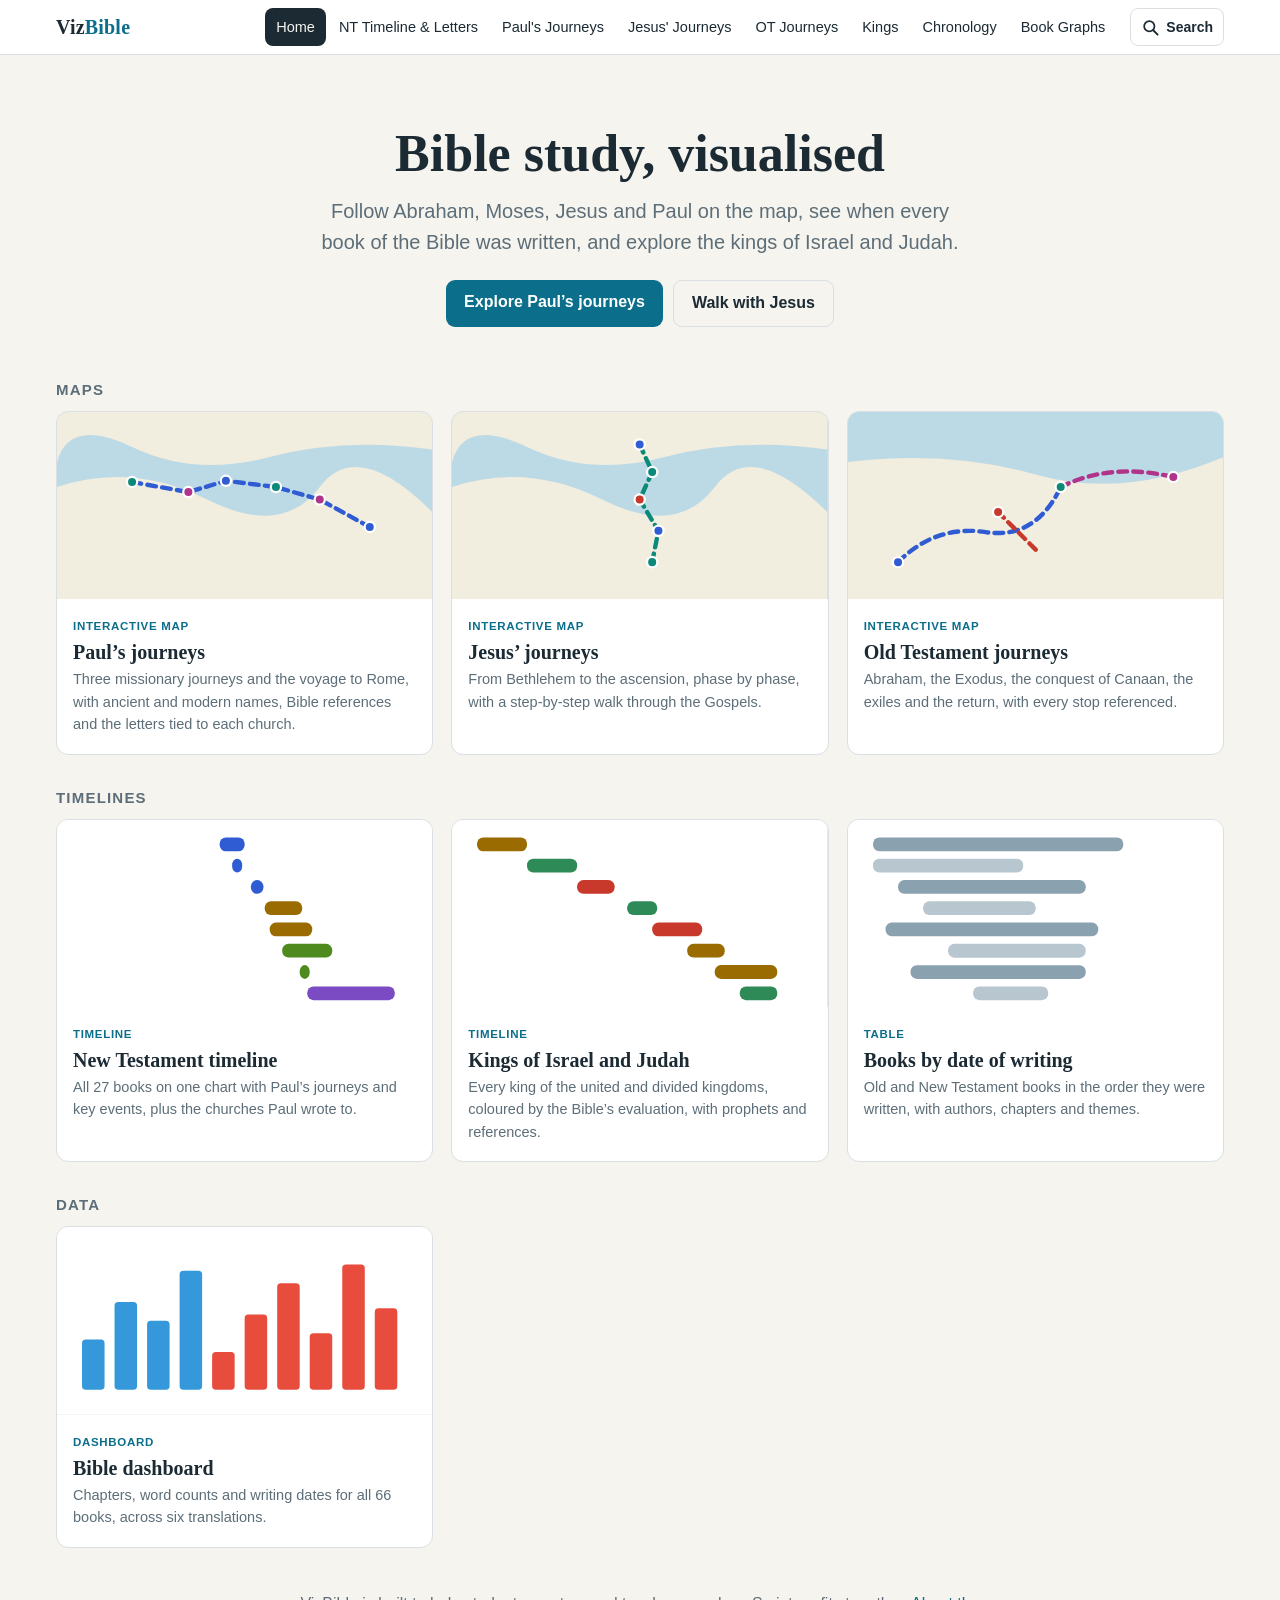
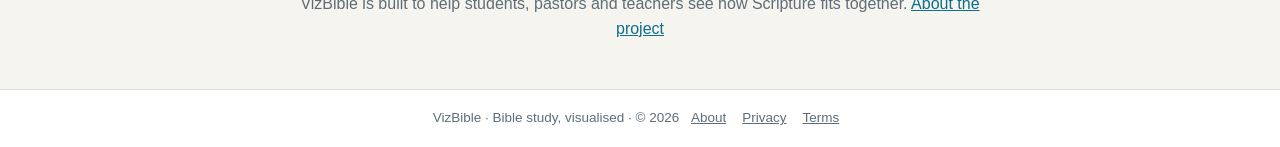
<file: index.html>
<!DOCTYPE html>
<html lang="en">
<head>
<meta charset="utf-8">
<meta name="viewport" content="width=device-width, initial-scale=1">
<title>VizBible: Bible Study, Visualised | Interactive Maps and Timelines</title>
<meta name="description" content="Interactive Bible maps and timelines: follow Paul's and Jesus' journeys, see when every New Testament book was written, and explore the kings of Israel and Judah.">
<link rel="canonical" href="https://vizbible.com/">
<meta property="og:type" content="website"><meta property="og:site_name" content="VizBible">
<meta property="og:title" content="VizBible: Bible Study, Visualised">
<meta property="og:description" content="Interactive Bible maps and timelines: Paul's and Jesus' journeys, New Testament chronology and the kings of Israel and Judah.">
<meta property="og:url" content="https://vizbible.com/"><meta name="twitter:card" content="summary_large_image"><meta property="og:image" content="https://vizbible.com/assets/og/index.jpg"><meta property="og:image:width" content="1200"><meta property="og:image:height" content="630">
<link rel="icon" href="assets/favicon.svg" type="image/svg+xml">
<link rel="stylesheet" href="assets/site.css?v=350c0aa7">
<style>
.hero{text-align:center;padding:44px 16px 20px;max-width:820px;margin:0 auto}
.hero h1{font-size:clamp(32px,6vw,52px);margin:0 0 10px}
.hero p{font-size:clamp(17px,2.4vw,20px);color:var(--muted);margin:0 auto 22px;max-width:640px}
.hero .cta{display:flex;gap:10px;justify-content:center;flex-wrap:wrap}
.tile .thumb{height:auto;aspect-ratio:2/1}.thumb svg{display:block;width:100%;height:100%}
.about{max-width:720px;margin:44px auto 0;text-align:center;color:var(--muted)}
</style>
<script type="application/ld+json">{"@context": "https://schema.org", "@type": "WebSite", "name": "VizBible", "url": "https://vizbible.com/", "description": "Interactive Bible maps and timelines: Paul's and Jesus' journeys, New Testament chronology and the kings of Israel and Judah."}</script>
</head>
<body>
<a class="skip" href="#main">Skip to content</a>
<div id="site-nav"></div>
<main id="main" class="wrap">
  <section class="hero">
    <h1>Bible study, visualised</h1>
    <p>Follow Abraham, Moses, Jesus and Paul on the map, see when every book of the Bible was written, and explore the kings of Israel and Judah.</p>
    <div class="cta"><a class="vbtn" href="paulmap.html">Explore Paul’s journeys</a><a class="vbtn ghost" href="jesusmap.html">Walk with Jesus</a></div>
  </section>

  <h2 class="sec">Maps</h2>
  <div class="grid">
    <a class="card tile" href="paulmap.html"><span class="thumb"><svg viewBox="0 0 300 150" preserveAspectRatio="xMidYMid slice" aria-hidden="true"><rect width="300" height="150" fill="#bcd9e6"/><path d="M0 60 Q60 40 120 70 T210 60 T300 80 V150 H0Z" fill="#f1eddf"/><path d="M0 0 H300 V30 Q230 20 170 36 T60 28 T0 40Z" fill="#f1eddf"/><path d="M250 92 L210 70 L175 60 L135 55 L105 64 L60 56" fill="none" stroke="#2f5bd3" stroke-width="3.5" stroke-dasharray="7 5" stroke-linecap="round"/><circle cx="250" cy="92" r="5" fill="#fff"/><circle cx="250" cy="92" r="3.2" fill="#2f5bd3"/><circle cx="210" cy="70" r="5" fill="#fff"/><circle cx="210" cy="70" r="3.2" fill="#b0348a"/><circle cx="175" cy="60" r="5" fill="#fff"/><circle cx="175" cy="60" r="3.2" fill="#0b8a7a"/><circle cx="135" cy="55" r="5" fill="#fff"/><circle cx="135" cy="55" r="3.2" fill="#2f5bd3"/><circle cx="105" cy="64" r="5" fill="#fff"/><circle cx="105" cy="64" r="3.2" fill="#b0348a"/><circle cx="60" cy="56" r="5" fill="#fff"/><circle cx="60" cy="56" r="3.2" fill="#0b8a7a"/></svg></span><span class="body"><span class="tag">Interactive map</span><h2>Paul’s journeys</h2><p>Three missionary journeys and the voyage to Rome, with ancient and modern names, Bible references and the letters tied to each church.</p></span></a>
    <a class="card tile" href="jesusmap.html"><span class="thumb"><svg viewBox="0 0 300 150" preserveAspectRatio="xMidYMid slice" aria-hidden="true"><rect width="300" height="150" fill="#bcd9e6"/><path d="M0 60 Q60 40 120 70 T210 60 T300 80 V150 H0Z" fill="#f1eddf"/><path d="M0 0 H300 V30 Q230 20 170 36 T60 28 T0 40Z" fill="#f1eddf"/><path d="M160 120 L165 95 L150 70 L160 48 L150 26" fill="none" stroke="#0b8a7a" stroke-width="3.5" stroke-dasharray="7 5" stroke-linecap="round"/><circle cx="160" cy="120" r="5" fill="#fff"/><circle cx="160" cy="120" r="3.2" fill="#0b8a7a"/><circle cx="165" cy="95" r="5" fill="#fff"/><circle cx="165" cy="95" r="3.2" fill="#2f5bd3"/><circle cx="150" cy="70" r="5" fill="#fff"/><circle cx="150" cy="70" r="3.2" fill="#c8382b"/><circle cx="160" cy="48" r="5" fill="#fff"/><circle cx="160" cy="48" r="3.2" fill="#0b8a7a"/><circle cx="150" cy="26" r="5" fill="#fff"/><circle cx="150" cy="26" r="3.2" fill="#2f5bd3"/></svg></span><span class="body"><span class="tag">Interactive map</span><h2>Jesus’ journeys</h2><p>From Bethlehem to the ascension, phase by phase, with a step-by-step walk through the Gospels.</p></span></a>
    <a class="card tile" href="otmap.html"><span class="thumb"><svg viewBox="0 0 300 150" preserveAspectRatio="xMidYMid slice" aria-hidden="true"><rect width="300" height="150" fill="#bcd9e6"/><path d="M0 40 Q80 30 150 50 T300 36 V150 H0Z" fill="#f1eddf"/><path d="M40 120 Q70 90 110 96 T170 60" fill="none" stroke="#2f5bd3" stroke-width="3.5" stroke-dasharray="7 5" stroke-linecap="round"/><path d="M170 60 Q210 40 260 52" fill="none" stroke="#b0348a" stroke-width="3.5" stroke-dasharray="7 5" stroke-linecap="round"/><path d="M150 110 L120 80" fill="none" stroke="#c8382b" stroke-width="3.5" stroke-dasharray="7 5" stroke-linecap="round"/><circle cx="40" cy="120" r="5" fill="#fff"/><circle cx="40" cy="120" r="3.2" fill="#2f5bd3"/><circle cx="170" cy="60" r="5" fill="#fff"/><circle cx="170" cy="60" r="3.2" fill="#0b8a7a"/><circle cx="260" cy="52" r="5" fill="#fff"/><circle cx="260" cy="52" r="3.2" fill="#b0348a"/><circle cx="120" cy="80" r="5" fill="#fff"/><circle cx="120" cy="80" r="3.2" fill="#c8382b"/></svg></span><span class="body"><span class="tag">Interactive map</span><h2>Old Testament journeys</h2><p>Abraham, the Exodus, the conquest of Canaan, the exiles and the return, with every stop referenced.</p></span></a>
  </div>

  <h2 class="sec">Timelines</h2>
  <div class="grid">
    <a class="card tile" href="PaulineChurches.html"><span class="thumb"><svg viewBox="0 0 300 150" preserveAspectRatio="xMidYMid slice" aria-hidden="true"><rect width="300" height="150" fill="var(--panel)"/><rect x="130" y="14" width="20" height="11" rx="5" fill="#2f5bd3"/><rect x="140" y="31" width="8" height="11" rx="5" fill="#2f5bd3"/><rect x="155" y="48" width="10" height="11" rx="5" fill="#2f5bd3"/><rect x="166" y="65" width="30" height="11" rx="5" fill="#9a6b00"/><rect x="170" y="82" width="34" height="11" rx="5" fill="#9a6b00"/><rect x="180" y="99" width="40" height="11" rx="5" fill="#4f8a1f"/><rect x="194" y="116" width="8" height="11" rx="5" fill="#4f8a1f"/><rect x="200" y="133" width="70" height="11" rx="5" fill="#7a4bc2"/><rect x="220" y="150" width="60" height="11" rx="5" fill="#2f5bd3"/><rect x="256" y="167" width="30" height="11" rx="5" fill="#2f5bd3"/></svg></span><span class="body"><span class="tag">Timeline</span><h2>New Testament timeline</h2><p>All 27 books on one chart with Paul’s journeys and key events, plus the churches Paul wrote to.</p></span></a>
    <a class="card tile" href="KingsJudaIsrael.html"><span class="thumb"><svg viewBox="0 0 300 150" preserveAspectRatio="xMidYMid slice" aria-hidden="true"><rect width="300" height="150" fill="var(--panel)"/><rect x="20" y="14" width="40" height="11" rx="5" fill="#9a6b00"/><rect x="60" y="31" width="40" height="11" rx="5" fill="#2e8b57"/><rect x="100" y="48" width="30" height="11" rx="5" fill="#c8382b"/><rect x="140" y="65" width="24" height="11" rx="5" fill="#2e8b57"/><rect x="160" y="82" width="40" height="11" rx="5" fill="#c8382b"/><rect x="188" y="99" width="30" height="11" rx="5" fill="#9a6b00"/><rect x="210" y="116" width="50" height="11" rx="5" fill="#9a6b00"/><rect x="230" y="133" width="30" height="11" rx="5" fill="#2e8b57"/><rect x="256" y="150" width="40" height="11" rx="5" fill="#c8382b"/><rect x="270" y="167" width="24" height="11" rx="5" fill="#2e8b57"/></svg></span><span class="body"><span class="tag">Timeline</span><h2>Kings of Israel and Judah</h2><p>Every king of the united and divided kingdoms, coloured by the Bible’s evaluation, with prophets and references.</p></span></a>
    <a class="card tile" href="BibleChronos.html"><span class="thumb"><svg viewBox="0 0 300 150" preserveAspectRatio="xMidYMid slice" aria-hidden="true"><rect width="300" height="150" fill="var(--panel)"/><rect x="20" y="14" width="200" height="11" rx="5" fill="#8aa2b0"/><rect x="20" y="31" width="120" height="11" rx="5" fill="#b8c6cf"/><rect x="40" y="48" width="150" height="11" rx="5" fill="#8aa2b0"/><rect x="60" y="65" width="90" height="11" rx="5" fill="#b8c6cf"/><rect x="30" y="82" width="170" height="11" rx="5" fill="#8aa2b0"/><rect x="80" y="99" width="110" height="11" rx="5" fill="#b8c6cf"/><rect x="50" y="116" width="140" height="11" rx="5" fill="#8aa2b0"/><rect x="100" y="133" width="60" height="11" rx="5" fill="#b8c6cf"/><rect x="20" y="150" width="130" height="11" rx="5" fill="#8aa2b0"/><rect x="70" y="167" width="100" height="11" rx="5" fill="#b8c6cf"/></svg></span><span class="body"><span class="tag">Table</span><h2>Books by date of writing</h2><p>Old and New Testament books in the order they were written, with authors, chapters and themes.</p></span></a>
  </div>

  <h2 class="sec">Data</h2>
  <div class="grid">
    <a class="card tile" href="BooksGraphs.html"><span class="thumb"><svg viewBox="0 0 300 150" preserveAspectRatio="xMidYMid slice" aria-hidden="true"><rect width="300" height="150" fill="var(--panel)"/><rect x="20" y="90" width="18" height="40" rx="3" fill="#3498db"/><rect x="46" y="60" width="18" height="70" rx="3" fill="#3498db"/><rect x="72" y="75" width="18" height="55" rx="3" fill="#3498db"/><rect x="98" y="35" width="18" height="95" rx="3" fill="#3498db"/><rect x="124" y="100" width="18" height="30" rx="3" fill="#e74c3c"/><rect x="150" y="70" width="18" height="60" rx="3" fill="#e74c3c"/><rect x="176" y="45" width="18" height="85" rx="3" fill="#e74c3c"/><rect x="202" y="85" width="18" height="45" rx="3" fill="#e74c3c"/><rect x="228" y="30" width="18" height="100" rx="3" fill="#e74c3c"/><rect x="254" y="65" width="18" height="65" rx="3" fill="#e74c3c"/></svg></span><span class="body"><span class="tag">Dashboard</span><h2>Bible dashboard</h2><p>Chapters, word counts and writing dates for all 66 books, across six translations.</p></span></a>
  </div>

  <p class="about">VizBible is built to help students, pastors and teachers see how Scripture fits together. <a href="about.html">About the project</a></p>
</main>
<div id="site-footer"></div>
<script src="assets/site.js?v=534fe2c7"></script>
</body>
</html>
</file>
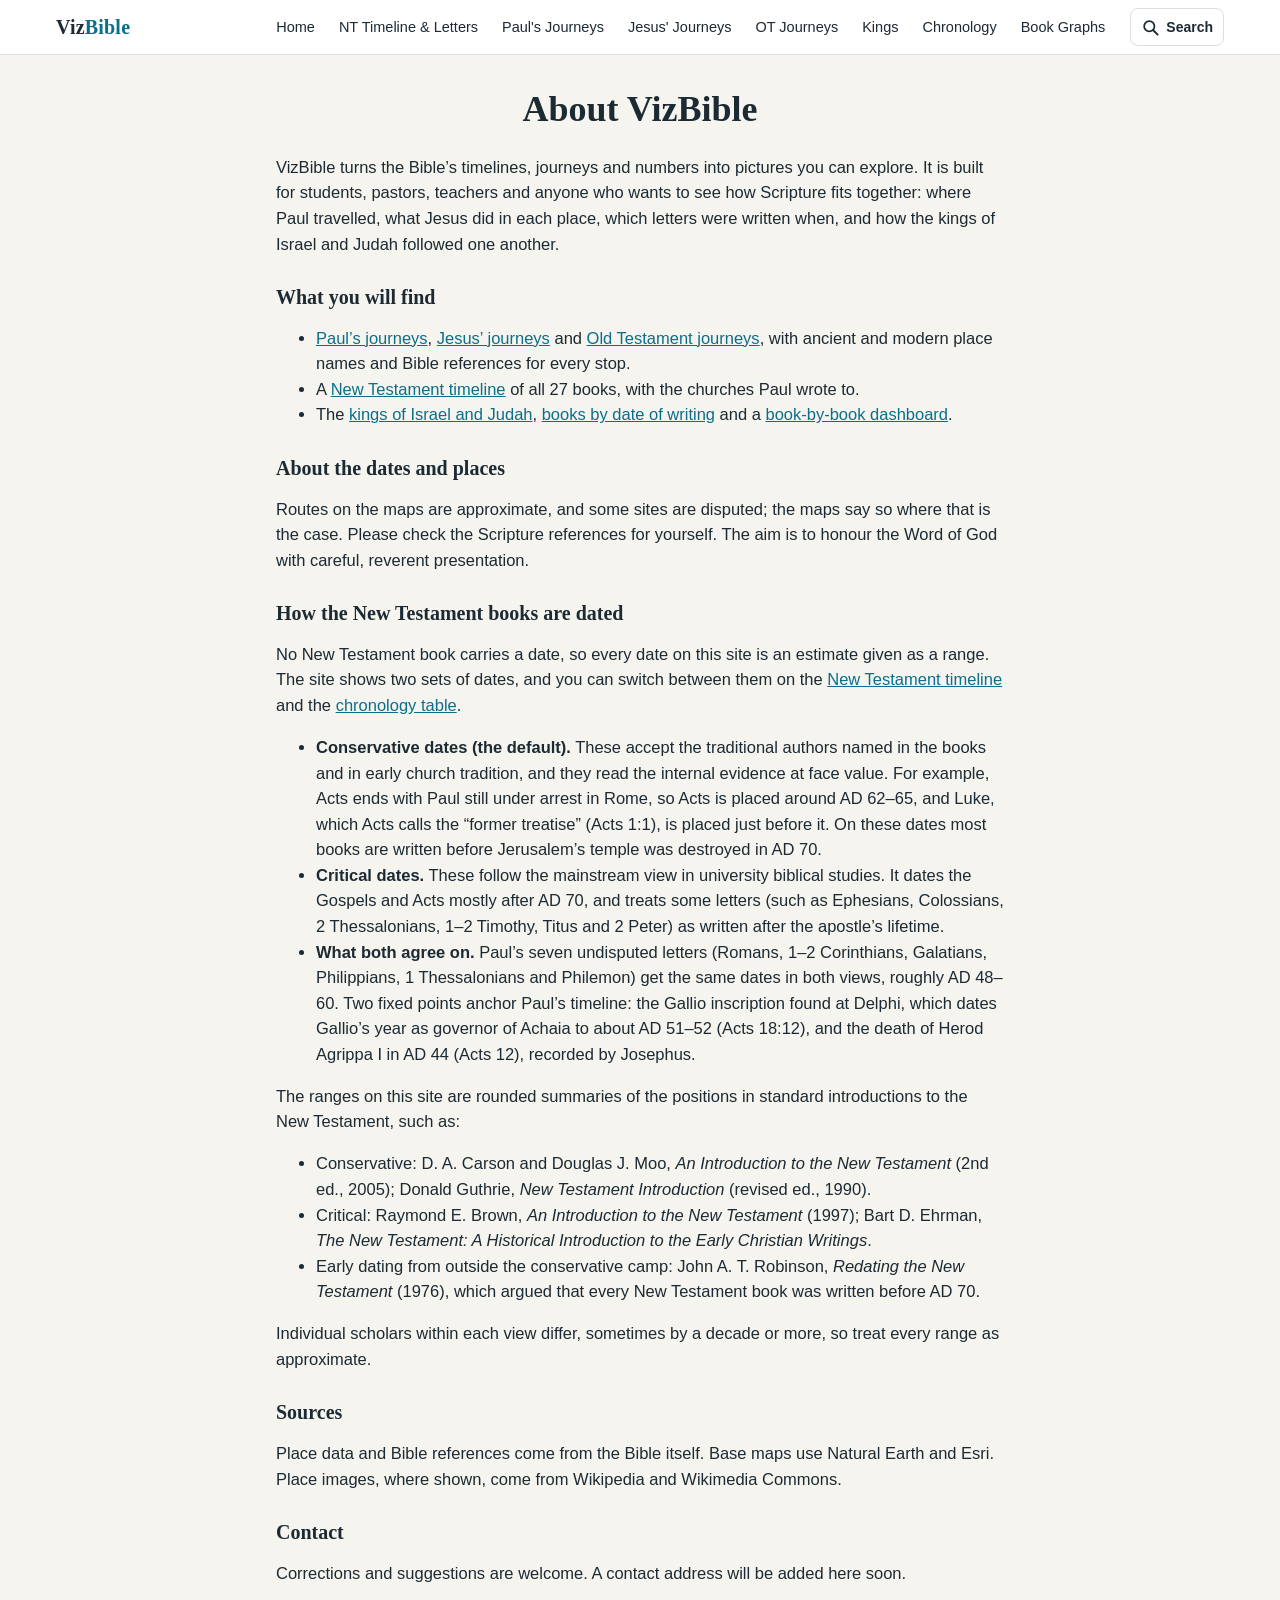
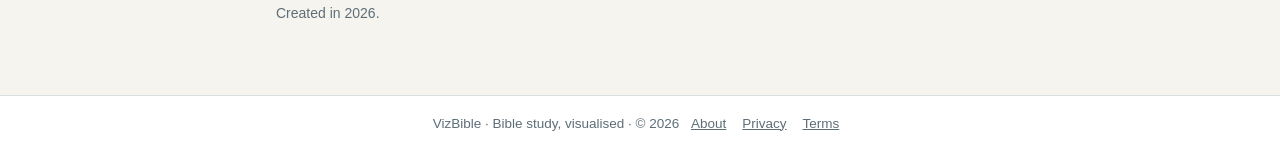
<file: about.html>
<!DOCTYPE html>
<html lang="en">
<head>
<meta charset="utf-8">
<meta name="viewport" content="width=device-width, initial-scale=1">
<title>About VizBible | Bible study, visualised</title>
<meta name="description" content="VizBible turns Bible chronologies, journeys and book data into interactive maps and timelines for study, teaching and curiosity.">
<link rel="canonical" href="https://vizbible.com/about.html">
<meta property="og:type" content="website"><meta property="og:site_name" content="VizBible">
<meta property="og:title" content="About VizBible | Bible study, visualised"><meta property="og:description" content="VizBible turns Bible chronologies, journeys and book data into interactive maps and timelines for study, teaching and curiosity.">
<meta property="og:url" content="https://vizbible.com/about.html"><meta name="twitter:card" content="summary_large_image"><meta property="og:image" content="https://vizbible.com/assets/og/about.jpg"><meta property="og:image:width" content="1200"><meta property="og:image:height" content="630">
<link rel="icon" href="assets/favicon.svg" type="image/svg+xml">
<link rel="stylesheet" href="assets/site.css?v=350c0aa7">
<style>.prose{max-width:760px;margin:0 auto;padding:8px 16px 56px} .prose h1{text-align:center;font-size:clamp(26px,4vw,36px)} .prose h2{font-size:20px;margin-top:28px} .prose p,.prose li{font-size:16.5px} .prose .updated{color:var(--muted);font-size:14px}</style>
</head>
<body>
<a class="skip" href="#main">Skip to content</a>
<div id="site-nav"></div>
<main id="main" class="prose">
<h1>About VizBible</h1>
<p>VizBible turns the Bible’s timelines, journeys and numbers into pictures you can explore. It is built for students, pastors, teachers and anyone who wants to see how Scripture fits together: where Paul travelled, what Jesus did in each place, which letters were written when, and how the kings of Israel and Judah followed one another.</p>
<h2>What you will find</h2>
<ul>
<li><a href="paulmap.html">Paul’s journeys</a>, <a href="jesusmap.html">Jesus’ journeys</a> and <a href="otmap.html">Old Testament journeys</a>, with ancient and modern place names and Bible references for every stop.</li>
<li>A <a href="PaulineChurches.html">New Testament timeline</a> of all 27 books, with the churches Paul wrote to.</li>
<li>The <a href="KingsJudaIsrael.html">kings of Israel and Judah</a>, <a href="BibleChronos.html">books by date of writing</a> and a <a href="BooksGraphs.html">book-by-book dashboard</a>.</li>
</ul>
<h2>About the dates and places</h2>
<p>Routes on the maps are approximate, and some sites are disputed; the maps say so where that is the case. Please check the Scripture references for yourself. The aim is to honour the Word of God with careful, reverent presentation.</p>
<h2 id="dating">How the New Testament books are dated</h2>
<p>No New Testament book carries a date, so every date on this site is an estimate given as a range. The site shows two sets of dates, and you can switch between them on the <a href="PaulineChurches.html">New Testament timeline</a> and the <a href="BibleChronos.html">chronology table</a>.</p>
<ul>
<li><strong>Conservative dates (the default).</strong> These accept the traditional authors named in the books and in early church tradition, and they read the internal evidence at face value. For example, Acts ends with Paul still under arrest in Rome, so Acts is placed around AD 62–65, and Luke, which Acts calls the “former treatise” (Acts 1:1), is placed just before it. On these dates most books are written before Jerusalem’s temple was destroyed in AD 70.</li>
<li><strong>Critical dates.</strong> These follow the mainstream view in university biblical studies. It dates the Gospels and Acts mostly after AD 70, and treats some letters (such as Ephesians, Colossians, 2 Thessalonians, 1–2 Timothy, Titus and 2 Peter) as written after the apostle’s lifetime.</li>
<li><strong>What both agree on.</strong> Paul’s seven undisputed letters (Romans, 1–2 Corinthians, Galatians, Philippians, 1 Thessalonians and Philemon) get the same dates in both views, roughly AD 48–60. Two fixed points anchor Paul’s timeline: the Gallio inscription found at Delphi, which dates Gallio’s year as governor of Achaia to about AD 51–52 (Acts 18:12), and the death of Herod Agrippa I in AD 44 (Acts 12), recorded by Josephus.</li>
</ul>
<p>The ranges on this site are rounded summaries of the positions in standard introductions to the New Testament, such as:</p>
<ul>
<li>Conservative: D. A. Carson and Douglas J. Moo, <em>An Introduction to the New Testament</em> (2nd ed., 2005); Donald Guthrie, <em>New Testament Introduction</em> (revised ed., 1990).</li>
<li>Critical: Raymond E. Brown, <em>An Introduction to the New Testament</em> (1997); Bart D. Ehrman, <em>The New Testament: A Historical Introduction to the Early Christian Writings</em>.</li>
<li>Early dating from outside the conservative camp: John A. T. Robinson, <em>Redating the New Testament</em> (1976), which argued that every New Testament book was written before AD 70.</li>
</ul>
<p>Individual scholars within each view differ, sometimes by a decade or more, so treat every range as approximate.</p>
<h2>Sources</h2>
<p>Place data and Bible references come from the Bible itself. Base maps use Natural Earth and Esri. Place images, where shown, come from Wikipedia and Wikimedia Commons.</p>
<h2>Contact</h2>
<p>Corrections and suggestions are welcome. A contact address will be added here soon.</p>
<p class="updated">Created in 2026.</p>
</main>
<div id="site-footer"></div>
<script src="assets/site.js?v=534fe2c7"></script>
</body>
</html>
</file>
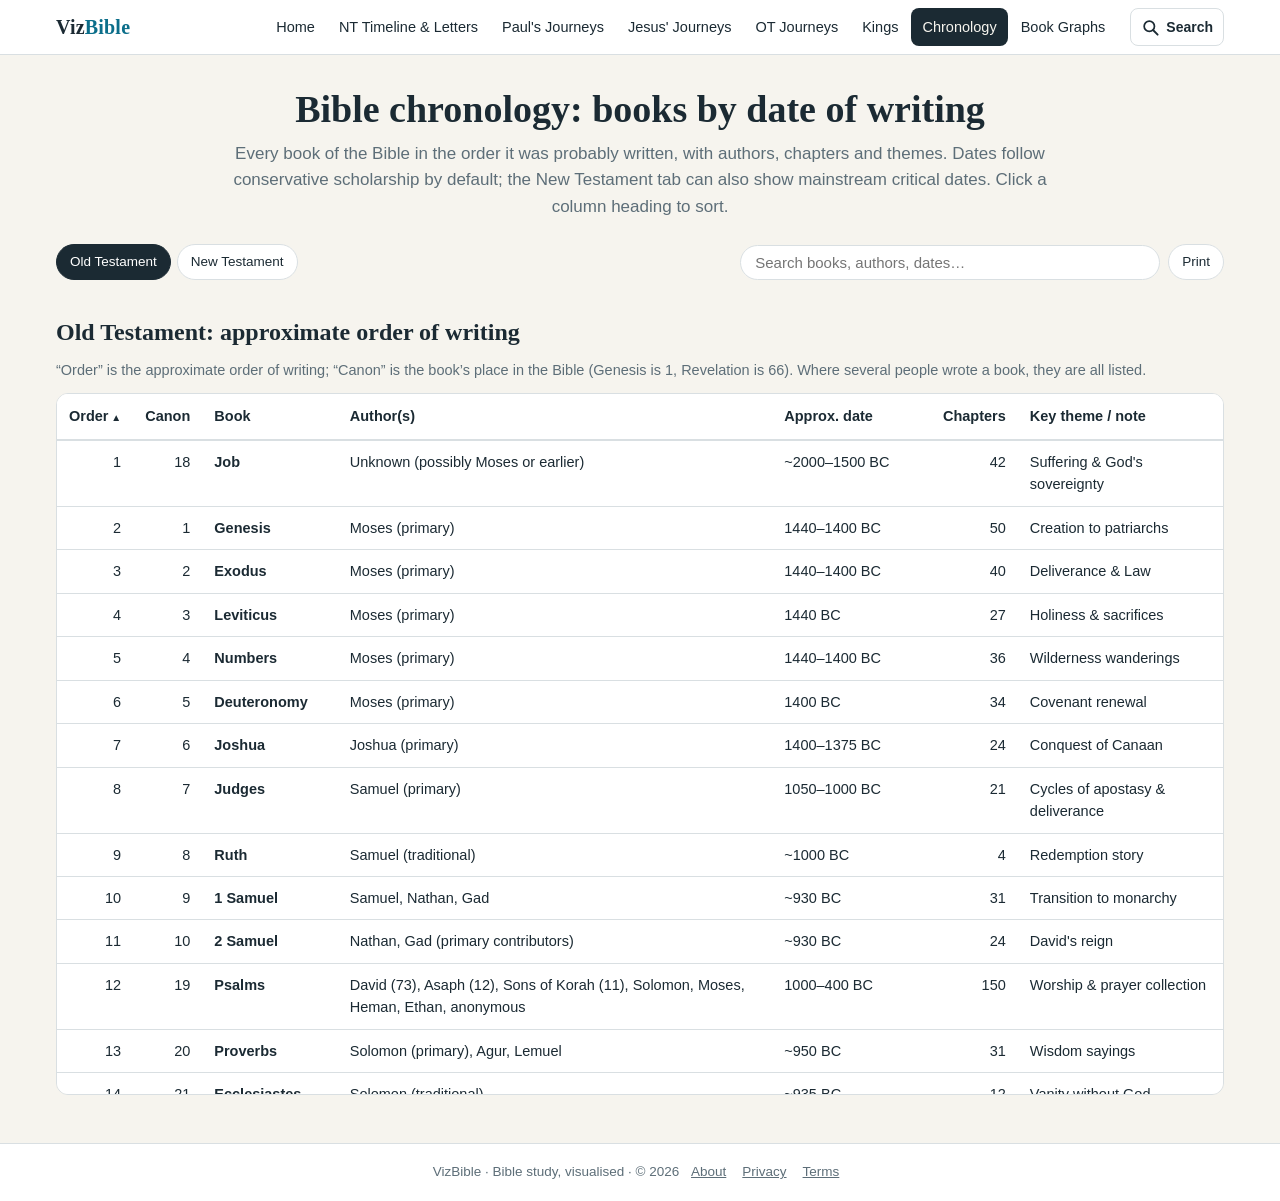
<file: BibleChronos.html>
<!DOCTYPE html>
<html lang="en">
<head>
<meta charset="UTF-8">
<meta name="viewport" content="width=device-width, initial-scale=1.0">
<title>Bible Chronology: Books by Writing Date | VizBible</title>
<meta name="description" content="Old and New Testament books ordered by approximate date of writing, with authors, chapters and themes.">
<link rel="canonical" href="https://vizbible.com/BibleChronos.html">
<meta property="og:type" content="website"><meta property="og:site_name" content="VizBible">
<meta property="og:title" content="Bible Chronology: Books by Writing Date">
<meta property="og:description" content="Old and New Testament books ordered by approximate date of writing, with authors, chapters and themes.">
<meta property="og:url" content="https://vizbible.com/BibleChronos.html">
<meta name="twitter:card" content="summary_large_image"><meta property="og:image" content="https://vizbible.com/assets/og/BibleChronos.jpg"><meta property="og:image:width" content="1200"><meta property="og:image:height" content="630">
<link rel="icon" href="assets/favicon.svg" type="image/svg+xml">
<link rel="stylesheet" href="assets/site.css?v=350c0aa7">
<link rel="stylesheet" href="assets/timeline.css?v=748a2bb2">
<link rel="stylesheet" href="assets/tables.css?v=4f500710">
</head>
<body>
<a class="skip" href="#main">Skip to content</a>
<div id="site-nav"></div>
<main id="main" class="wrap">
  <div class="pagehead">
    <h1>Bible chronology: books by date of writing</h1>
    <p>Every book of the Bible in the order it was probably written, with authors, chapters and themes. Dates follow conservative scholarship by default; the New Testament tab can also show mainstream critical dates. Click a column heading to sort.</p>
  </div>

  <div class="tl-controls noprint">
    <div class="grp" role="tablist" aria-label="Testament">
      <button class="fchip" role="tab" id="ot-tab" aria-controls="ot" aria-selected="true" aria-pressed="true">Old Testament</button>
      <button class="fchip" role="tab" id="nt-tab" aria-controls="nt" aria-selected="false" aria-pressed="false">New Testament</button>
    </div>
    <span class="sep"></span>
    <input type="search" id="globalSearch" class="tsearch" placeholder="Search books, authors, dates…" aria-label="Search the table">
    <button class="fchip" id="printBtn" type="button">Print</button>
  </div>

  <section id="ot" role="tabpanel" aria-labelledby="ot-tab">
    <h2 class="sec2">Old Testament: approximate order of writing</h2>
    <p class="note">“Order” is the approximate order of writing; “Canon” is the book’s place in the Bible (Genesis is 1, Revelation is 66). Where several people wrote a book, they are all listed.</p>
    <div class="tbl-wrap"><table class="dt first-sticky" id="otTable"></table></div>
  </section>

  <section id="nt" role="tabpanel" aria-labelledby="nt-tab" hidden>
    <h2 class="sec2">New Testament: approximate order of writing</h2>
    <div class="grp noprint" id="ntView" role="group" aria-label="Dating view" style="margin:0 0 10px">
      <button class="fchip" data-d="cons" aria-pressed="true">Order by conservative dates</button>
      <button class="fchip" data-d="crit" aria-pressed="false">Order by critical dates</button>
    </div>
    <p class="note" id="ntMethod"></p>
    <div class="tbl-wrap"><table class="dt nt first-sticky" id="ntTable">
      <thead><tr><th>Order</th><th>Canon</th><th>Book</th><th>Author(s)</th><th>Conservative date</th><th>Critical date</th><th>Chapters</th><th>Key theme / note</th></tr></thead>
      <tbody id="ntBody"><tr><td colspan="8">Loading…</td></tr></tbody>
    </table></div>
  </section>
</main>
<div id="site-footer"></div>
<script src="assets/datatable.js?v=f1f9da38"></script>
<script src="assets/chronology.js?v=060179f0"></script>
<script src="assets/site.js?v=534fe2c7"></script>
</body>
</html>
</file>
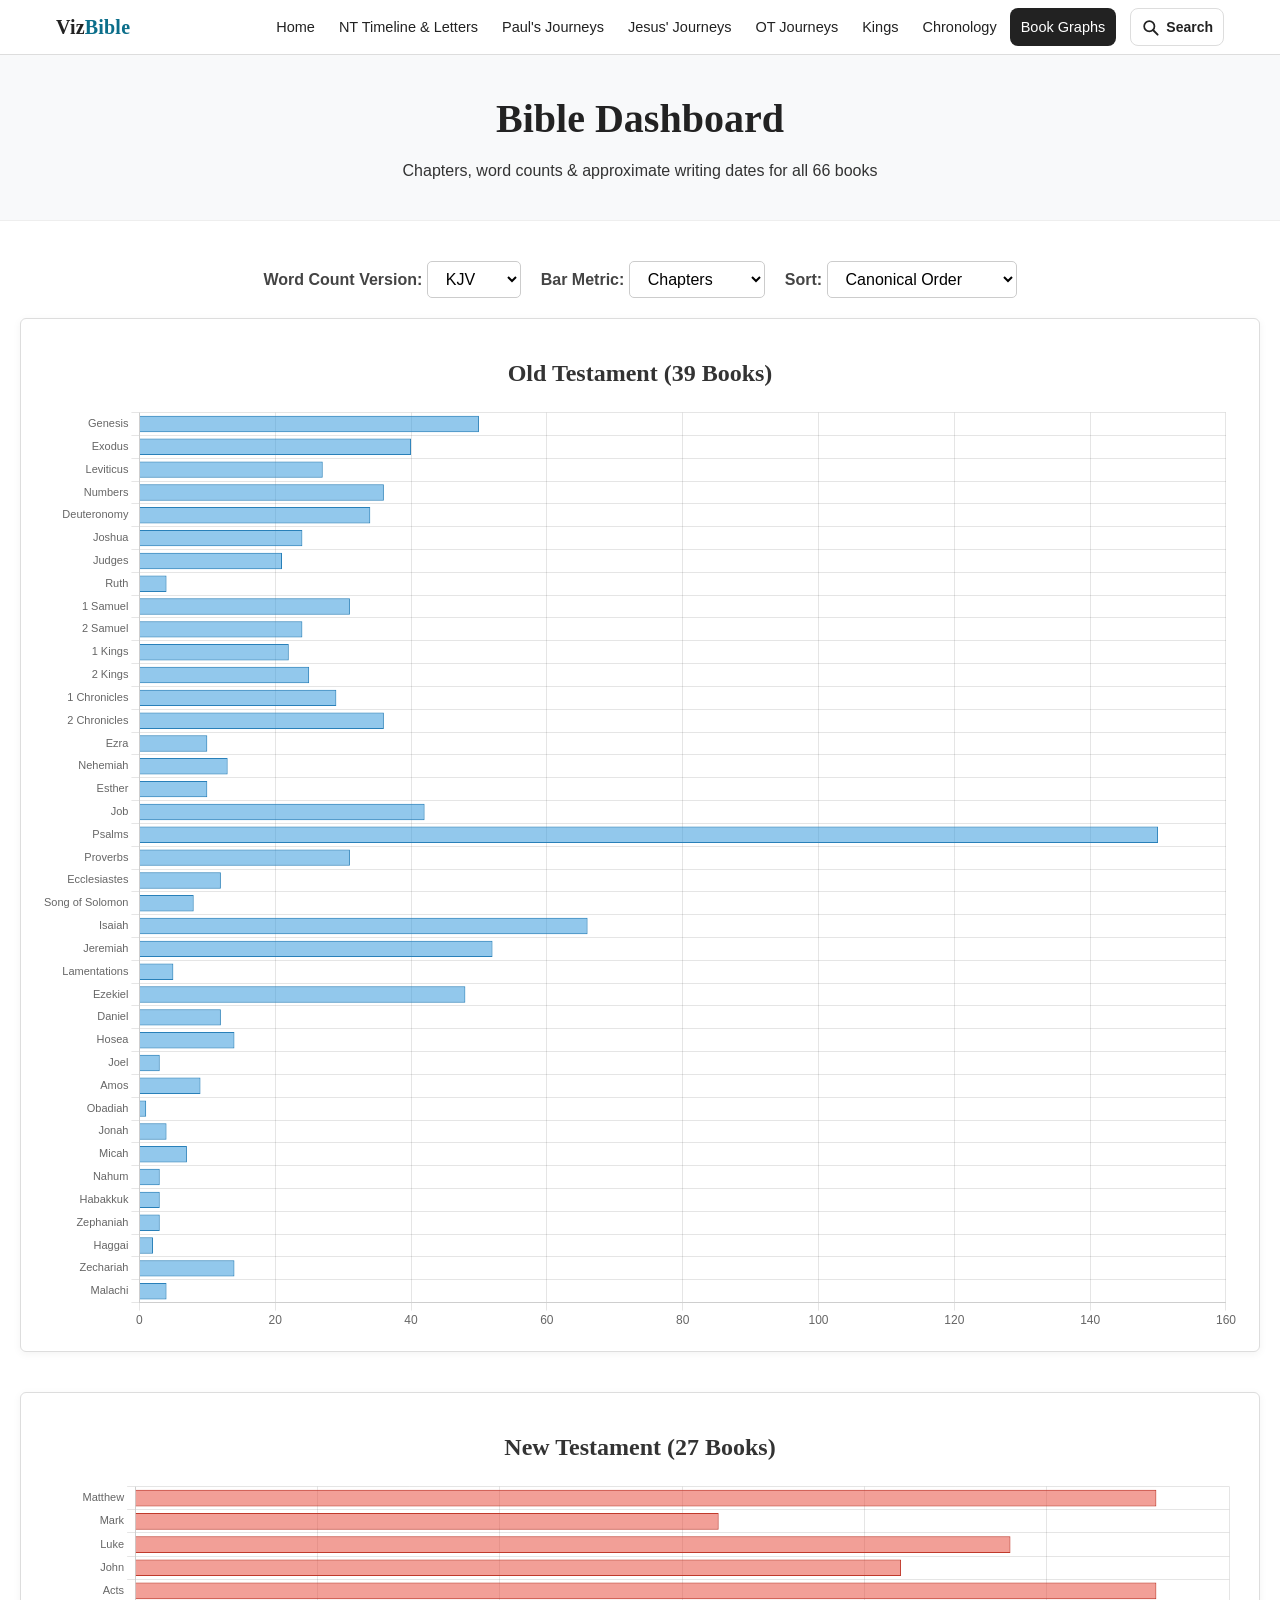
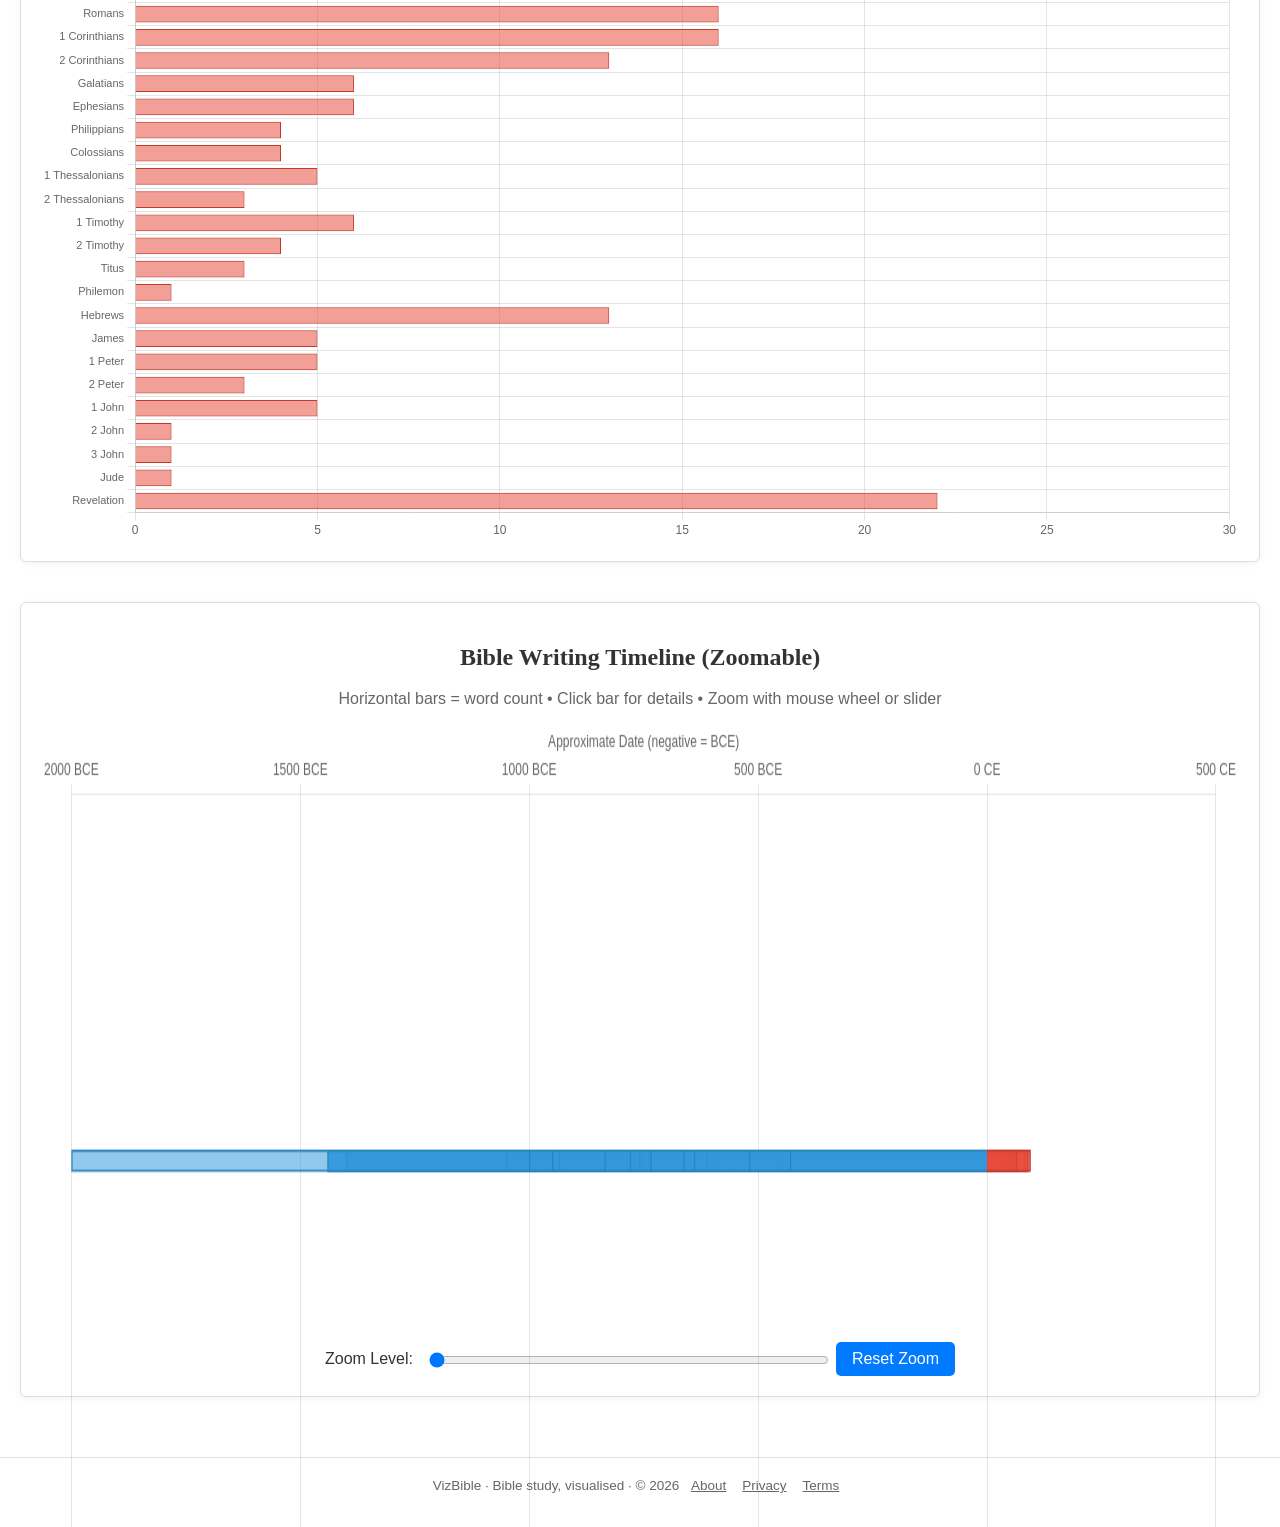
<file: BooksGraphs.html>
<!DOCTYPE html>
<html lang="en">
<head>
    <meta charset="UTF-8">
    <meta name="viewport" content="width=device-width, initial-scale=1.0">
    <title>Bible Dashboard: Books, Chapters and Word Counts | VizBible</title>
  <meta name="description" content="Chapters, word counts and approximate writing dates for all 66 books of the Bible, with interactive charts.">
  <link rel="canonical" href="https://vizbible.com/BooksGraphs.html">
  <meta property="og:type" content="website"><meta property="og:site_name" content="VizBible">
  <meta property="og:title" content="Bible Dashboard: Books, Chapters and Word Counts">
  <meta property="og:description" content="Chapters, word counts and approximate writing dates for all 66 books of the Bible, with interactive charts.">
  <meta property="og:url" content="https://vizbible.com/BooksGraphs.html">
  <meta name="twitter:card" content="summary_large_image"><meta property="og:image" content="https://vizbible.com/assets/og/BooksGraphs.jpg"><meta property="og:image:width" content="1200"><meta property="og:image:height" content="630">
  <link rel="icon" href="assets/favicon.svg" type="image/svg+xml">

    <script src="vendor/chartjs/chart.umd.js"></script>
    <script src="vendor/chartjs/chartjs-plugin-zoom.min.js"></script>

    <style>
        header { text-align:center; padding:40px 20px 20px; background:#f8f9fa; border-bottom:1px solid #eee; }
        h1 { margin:0; font-size:2.5em; color:#222; }
        .controls { display:flex; justify-content:center; gap:20px; margin:20px 0; flex-wrap:wrap; align-items:center; }
        .controls label { font-weight:bold; color:#444; }
        select, button { padding:8px 14px; font-size:1em; border:1px solid #ccc; border-radius:5px; background:white; }
        .container { max-width:1400px; margin:0 auto; padding:20px; }
        .chart-container { background:white; padding:20px; border:1px solid #ddd; border-radius:6px; margin-bottom:40px; box-shadow:0 2px 8px rgba(0,0,0,0.05); }
        .chart-wrapper { position:relative; height:600px; }
        #timelineChart { height:800px !important; }
        .timeline-controls { margin-top:15px; text-align:center; }
        .timeline-controls label { margin-right:10px; }
        #timelineZoomSlider { width:400px; vertical-align:middle; }
        #resetZoomBtn { padding:8px 16px; background:#007bff; color:white; border:none; border-radius:5px; cursor:pointer; }
        #resetZoomBtn:hover { background:#0062cc; }
        .modal { display:none; position:fixed; z-index:1000; left:0; top:0; width:100%; height:100%; background:rgba(0,0,0,0.6); justify-content:center; align-items:center; }
        .modal-content { background:white; padding:30px; border-radius:8px; max-width:620px; max-height:85vh; overflow-y:auto; position:relative; box-shadow:0 4px 20px rgba(0,0,0,0.2); }
        .close { position:absolute; top:10px; right:20px; font-size:32px; cursor:pointer; color:#888; }
        .close:hover { color:#333; }
        .author-icon { width:60px; height:60px; border-radius:50%; background:#007bff; color:white; display:flex; align-items:center; justify-content:center; font-size:24px; font-weight:bold; float:left; margin-right:16px; }
        #debugInfo { background:#fff3cd; color:#856404; padding:12px; margin:10px auto; max-width:800px; border:1px solid #ffeeba; border-radius:6px; display:none; }
    </style>
  <link rel="stylesheet" href="assets/site.css?v=350c0aa7">
</head>
<body class="legacy">

<div id="site-nav"></div>

<header>
    <h1>Bible Dashboard</h1>
    <p>Chapters, word counts & approximate writing dates for all 66 books</p>
</header>

<div id="debugInfo"></div>

<div class="container">
    <div class="controls">
        <div>
            <label for="version">Word Count Version:</label>
            <select id="version">
                <option value="kjv" selected>KJV</option>
                <option value="nkjv">NKJV</option>
                <option value="esv">ESV</option>
                <option value="niv">NIV</option>
                <option value="nlt">NLT</option>
                <option value="nasb">NASB</option>
            </select>
        </div>
        <div>
            <label for="metric">Bar Metric:</label>
            <select id="metric">
                <option value="chapters" selected>Chapters</option>
                <option value="words">Word Count</option>
            </select>
        </div>
        <div>
            <label for="sortOrder">Sort:</label>
            <select id="sortOrder">
                <option value="canonical" selected>Canonical Order</option>
                <option value="ascending">Smallest → Largest</option>
            </select>
        </div>
    </div>

    <div class="chart-container">
        <h2 style="text-align:center; margin-bottom:15px;">Old Testament (39 Books)</h2>
        <div class="chart-wrapper"><canvas id="otChart"></canvas></div>
    </div>

    <div class="chart-container">
        <h2 style="text-align:center; margin-bottom:15px;">New Testament (27 Books)</h2>
        <div class="chart-wrapper"><canvas id="ntChart"></canvas></div>
    </div>

    <div class="chart-container">
        <h2 style="text-align:center; margin-bottom:10px;">Bible Writing Timeline (Zoomable)</h2>
        <p style="text-align:center; color:#666; margin-bottom:15px;">
            Horizontal bars = word count • Click bar for details • Zoom with mouse wheel or slider
        </p>
        <div class="chart-wrapper"><canvas id="timelineChart"></canvas></div>
        <div class="timeline-controls">
            <label for="timelineZoomSlider">Zoom Level:</label>
            <input type="range" id="timelineZoomSlider" min="0" max="100" value="0" step="1">
            <button id="resetZoomBtn">Reset Zoom</button>
        </div>
    </div>
</div>

<!-- Modal -->
<div id="bookModal" class="modal">
    <div class="modal-content">
        <span class="close">×</span>
        <div id="modalBody"></div>
    </div>
</div>

<div id="site-footer"></div>

<script>
// Full 66 books data with realistic KJV word counts
const bibleBooks = [
    // Old Testament
    {name:"Genesis", testament:"ot", author:"Moses", years:"1440–1400 BCE", chapters:50, words:{kjv:38262,nkjv:38200,esv:38000,niv:38200,nlt:36000,nasb:38200}, major:"Adam, Noah, Abraham, Joseph", christ:"Seed of woman (3:15)", summary:"Creation, Fall, Flood, Patriarchs"},
    {name:"Exodus", testament:"ot", author:"Moses", years:"1440–1400 BCE", chapters:40, words:{kjv:32692,nkjv:32600,esv:32500,niv:32700,nlt:31000,nasb:32600}, major:"Moses, Aaron", christ:"Passover Lamb", summary:"Deliverance, Sinai covenant"},
    {name:"Leviticus", testament:"ot", author:"Moses", years:"1440 BCE", chapters:27, words:{kjv:24546,nkjv:24500,esv:24400,niv:24600,nlt:23500,nasb:24500}, major:"Aaron", christ:"High Priest & sacrifices", summary:"Holiness, offerings, priesthood"},
    {name:"Numbers", testament:"ot", author:"Moses", years:"1440–1400 BCE", chapters:36, words:{kjv:32896,nkjv:32800,esv:32700,niv:32900,nlt:31200,nasb:32800}, major:"Moses", christ:"Bronze serpent", summary:"Wilderness, census"},
    {name:"Deuteronomy", testament:"ot", author:"Moses", years:"1400 BCE", chapters:34, words:{kjv:28536,nkjv:28400,esv:28300,niv:28500,nlt:27000,nasb:28400}, major:"Moses", christ:"Prophet like Moses", summary:"Second law, covenant renewal"},
    {name:"Joshua", testament:"ot", author:"Joshua", years:"1400–1375 BCE", chapters:24, words:{kjv:18958,nkjv:18900,esv:18800,niv:19000,nlt:18000,nasb:18900}, major:"Joshua", christ:"Captain of salvation", summary:"Conquest of Canaan"},
    {name:"Judges", testament:"ot", author:"Samuel?", years:"1050–1000 BCE", chapters:21, words:{kjv:18976,nkjv:18900,esv:18800,niv:19000,nlt:18000,nasb:18900}, major:"Gideon, Samson", christ:"Deliverer", summary:"Cycles of sin & deliverance"},
    {name:"Ruth", testament:"ot", author:"Samuel?", years:"~1000 BCE", chapters:4, words:{kjv:2578,nkjv:2570,esv:2560,niv:2580,nlt:2450,nasb:2570}, major:"Ruth, Boaz", christ:"Kinsman-Redeemer", summary:"Redemption & genealogy"},
    {name:"1 Samuel", testament:"ot", author:"Samuel, Nathan, Gad", years:"~930 BCE", chapters:31, words:{kjv:25161,nkjv:25100,esv:25000,niv:25200,nlt:24000,nasb:25100}, major:"Samuel, Saul, David", christ:"Anointed King", summary:"Transition to monarchy"},
    {name:"2 Samuel", testament:"ot", author:"Nathan, Gad", years:"~930 BCE", chapters:24, words:{kjv:20912,nkjv:20900,esv:20800,niv:21000,nlt:20000,nasb:20900}, major:"David", christ:"Davidic covenant", summary:"David's reign"},
    {name:"1 Kings", testament:"ot", author:"Jeremiah?", years:"~560 BCE", chapters:22, words:{kjv:24305,nkjv:24200,esv:24100,niv:24300,nlt:23000,nasb:24200}, major:"Solomon", christ:"Greater than Solomon", summary:"Kingdom united → divided"},
    {name:"2 Kings", testament:"ot", author:"Jeremiah?", years:"~560 BCE", chapters:25, words:{kjv:23286,nkjv:23200,esv:23100,niv:23300,nlt:22000,nasb:23200}, major:"Elijah, Elisha", christ:"Prophetic voice", summary:"Divided kingdoms, exile"},
    {name:"1 Chronicles", testament:"ot", author:"Ezra?", years:"450–430 BCE", chapters:29, words:{kjv:20369,nkjv:20300,esv:20200,niv:20400,nlt:19500,nasb:20300}, major:"David", christ:"Davidic line", summary:"Genealogies & David's reign"},
    {name:"2 Chronicles", testament:"ot", author:"Ezra?", years:"450–430 BCE", chapters:36, words:{kjv:26074,nkjv:26000,esv:25900,niv:26100,nlt:25000,nasb:26000}, major:"Solomon", christ:"Temple builder", summary:"Temple & Judah's kings"},
    {name:"Ezra", testament:"ot", author:"Ezra", years:"458–445 BCE", chapters:10, words:{kjv:7447,nkjv:7430,esv:7420,niv:7450,nlt:7100,nasb:7430}, major:"Ezra", christ:"Restorer", summary:"Return from exile, temple rebuilt"},
    {name:"Nehemiah", testament:"ot", author:"Nehemiah", years:"445–432 BCE", chapters:13, words:{kjv:10483,nkjv:10450,esv:10400,niv:10500,nlt:10000,nasb:10450}, major:"Nehemiah", christ:"Rebuilder", summary:"Walls rebuilt, reforms"},
    {name:"Esther", testament:"ot", author:"Unknown", years:"~460 BCE", chapters:10, words:{kjv:5637,nkjv:5620,esv:5610,niv:5640,nlt:5400,nasb:5620}, major:"Esther, Mordecai", christ:"Providence", summary:"Purim deliverance"},
    {name:"Job", testament:"ot", author:"Unknown", years:"~2000–1500 BCE", chapters:42, words:{kjv:39904,nkjv:39800,esv:39700,niv:39900,nlt:38000,nasb:39800}, major:"Job", christ:"Suffering servant", summary:"Theodicy & suffering"},
    {name:"Psalms", testament:"ot", author:"David (73), Asaph, Sons of Korah, others", years:"1000–400 BCE", chapters:150, words:{kjv:43743,nkjv:43600,esv:43500,niv:43700,nlt:41500,nasb:43600}, major:"David", christ:"Messianic psalms", summary:"Worship & prayer"},
    {name:"Proverbs", testament:"ot", author:"Solomon, Agur, Lemuel", years:"~950 BCE", chapters:31, words:{kjv:15038,nkjv:15000,esv:14900,niv:15100,nlt:14500,nasb:15000}, major:"Solomon", christ:"Wisdom incarnate", summary:"Practical wisdom"},
    {name:"Ecclesiastes", testament:"ot", author:"Solomon", years:"~935 BCE", chapters:12, words:{kjv:5579,nkjv:5560,esv:5550,niv:5580,nlt:5300,nasb:5560}, major:"The Preacher", christ:"Meaning in Christ", summary:"Vanity of life without God"},
    {name:"Song of Solomon", testament:"ot", author:"Solomon", years:"~950 BCE", chapters:8, words:{kjv:2658,nkjv:2650,esv:2640,niv:2660,nlt:2550,nasb:2650}, major:"Solomon", christ:"Bridegroom", summary:"Love & marriage"},
    {name:"Isaiah", testament:"ot", author:"Isaiah", years:"740–680 BCE", chapters:66, words:{kjv:37044,nkjv:36900,esv:36800,niv:37100,nlt:35500,nasb:36900}, major:"Isaiah", christ:"Suffering Servant", summary:"Judgment & salvation"},
    {name:"Jeremiah", testament:"ot", author:"Jeremiah", years:"627–586 BCE", chapters:52, words:{kjv:42254,nkjv:42100,esv:42000,niv:42300,nlt:40500,nasb:42100}, major:"Jeremiah", christ:"Weeping prophet", summary:"Judah's fall"},
    {name:"Lamentations", testament:"ot", author:"Jeremiah", years:"586 BCE", chapters:5, words:{kjv:3415,nkjv:3400,esv:3390,niv:3420,nlt:3250,nasb:3400}, major:"Jeremiah", christ:"Man of sorrows", summary:"Mourning Jerusalem"},
    {name:"Ezekiel", testament:"ot", author:"Ezekiel", years:"593–571 BCE", chapters:48, words:{kjv:39407,nkjv:39300,esv:39200,niv:39500,nlt:37500,nasb:39300}, major:"Ezekiel", christ:"Glory departed/returned", summary:"Exile visions"},
    {name:"Daniel", testament:"ot", author:"Daniel", years:"605–536 BCE", chapters:12, words:{kjv:11602,nkjv:11500,esv:11400,niv:11600,nlt:11000,nasb:11500}, major:"Daniel", christ:"Son of Man", summary:"Kingdoms & prophecy"},
    {name:"Hosea", testament:"ot", author:"Hosea", years:"755–715 BCE", chapters:14, words:{kjv:5175,nkjv:5160,esv:5150,niv:5180,nlt:4950,nasb:5160}, major:"Hosea", christ:"Faithful husband", summary:"Israel's unfaithfulness"},
    {name:"Joel", testament:"ot", author:"Joel", years:"835–796 BCE", chapters:3, words:{kjv:2034,nkjv:2020,esv:2010,niv:2040,nlt:1950,nasb:2020}, major:"Joel", christ:"Day of the Lord", summary:"Locust plague & Spirit"},
    {name:"Amos", testament:"ot", author:"Amos", years:"760–750 BCE", chapters:9, words:{kjv:4217,nkjv:4200,esv:4190,niv:4220,nlt:4050,nasb:4200}, major:"Amos", christ:"Justice", summary:"Social injustice"},
    {name:"Obadiah", testament:"ot", author:"Obadiah", years:"~586 BCE", chapters:1, words:{kjv:670,nkjv:660,esv:650,niv:670,nlt:640,nasb:660}, major:"Edom", christ:"Kingdom victory", summary:"Edom judged"},
    {name:"Jonah", testament:"ot", author:"Jonah", years:"~780 BCE", chapters:4, words:{kjv:1328,nkjv:1320,esv:1310,niv:1330,nlt:1270,nasb:1320}, major:"Jonah", christ:"Sign of resurrection", summary:"Nineveh repents"},
    {name:"Micah", testament:"ot", author:"Micah", years:"735–700 BCE", chapters:7, words:{kjv:3153,nkjv:3140,esv:3130,niv:3160,nlt:3000,nasb:3140}, major:"Micah", christ:"Born in Bethlehem", summary:"Judgment & restoration"},
    {name:"Nahum", testament:"ot", author:"Nahum", years:"663–612 BCE", chapters:3, words:{kjv:1285,nkjv:1270,esv:1260,niv:1290,nlt:1230,nasb:1270}, major:"Nahum", christ:"Avenger", summary:"Nineveh's doom"},
    {name:"Habakkuk", testament:"ot", author:"Habakkuk", years:"612–589 BCE", chapters:3, words:{kjv:1476,nkjv:1470,esv:1460,niv:1480,nlt:1410,nasb:1470}, major:"Habakkuk", christ:"Faithful one", summary:"Faith amid evil"},
    {name:"Zephaniah", testament:"ot", author:"Zephaniah", years:"640–620 BCE", chapters:3, words:{kjv:1615,nkjv:1600,esv:1590,niv:1620,nlt:1550,nasb:1600}, major:"Zephaniah", christ:"Day of the Lord", summary:"Judgment & remnant"},
    {name:"Haggai", testament:"ot", author:"Haggai", years:"520 BCE", chapters:2, words:{kjv:1131,nkjv:1120,esv:1110,niv:1130,nlt:1080,nasb:1120}, major:"Haggai", christ:"Greater glory", summary:"Temple rebuilding"},
    {name:"Zechariah", testament:"ot", author:"Zechariah", years:"520–480 BCE", chapters:14, words:{kjv:14302,nkjv:14200,esv:14100,niv:14300,nlt:13700,nasb:14200}, major:"Zechariah", christ:"Pierced one", summary:"Visions & Messiah"},
    {name:"Malachi", testament:"ot", author:"Malachi", years:"~430 BCE", chapters:4, words:{kjv:4375,nkjv:4360,esv:4350,niv:4370,nlt:4150,nasb:4360}, major:"Malachi", christ:"Messenger & sun of righteousness", summary:"Covenant & coming day"},

    // New Testament
    {name:"Matthew", testament:"nt", author:"Matthew", years:"60–70 CE", chapters:28, words:{kjv:23684,nkjv:23500,esv:23300,niv:23600,nlt:22000,nasb:23500}, major:"Jesus", christ:"King of the Jews", summary:"Teachings & miracles"},
    {name:"Mark", testament:"nt", author:"Mark", years:"55–65 CE", chapters:16, words:{kjv:15166,nkjv:15100,esv:15000,niv:15100,nlt:14200,nasb:15100}, major:"Jesus", christ:"Servant", summary:"Action-oriented gospel"},
    {name:"Luke", testament:"nt", author:"Luke", years:"58–62 CE", chapters:24, words:{kjv:25844,nkjv:25700,esv:25600,niv:25800,nlt:24500,nasb:25700}, major:"Jesus", christ:"Son of Man", summary:"Detailed & compassionate"},
    {name:"John", testament:"nt", author:"John", years:"85–95 CE", chapters:21, words:{kjv:19899,nkjv:19800,esv:19700,niv:19900,nlt:18800,nasb:19800}, major:"Jesus", christ:"Son of God", summary:"Signs & 'I Am' statements"},
    {name:"Acts", testament:"nt", author:"Luke", years:"62–65 CE", chapters:28, words:{kjv:24229,nkjv:24100,esv:24000,niv:24200,nlt:23000,nasb:24100}, major:"Peter, Paul", christ:"Ascended Lord", summary:"Early church growth"},
    {name:"Romans", testament:"nt", author:"Paul", years:"57 CE", chapters:16, words:{kjv:7111,nkjv:7100,esv:7100,niv:7100,nlt:6800,nasb:7100}, major:"Paul", christ:"Justification", summary:"Gospel explained"},
    {name:"1 Corinthians", testament:"nt", author:"Paul", years:"55 CE", chapters:16, words:{kjv:6829,nkjv:6800,esv:6790,niv:6830,nlt:6500,nasb:6800}, major:"Paul", christ:"Wisdom & power", summary:"Church problems"},
    {name:"2 Corinthians", testament:"nt", author:"Paul", years:"56 CE", chapters:13, words:{kjv:4477,nkjv:4460,esv:4450,niv:4480,nlt:4300,nasb:4460}, major:"Paul", christ:"Comfort in affliction", summary:"Paul's defense"},
    {name:"Galatians", testament:"nt", author:"Paul", years:"49 CE", chapters:6, words:{kjv:2230,nkjv:2220,esv:2210,niv:2230,nlt:2150,nasb:2220}, major:"Paul", christ:"Freedom in Christ", summary:"Grace vs. law"},
    {name:"Ephesians", testament:"nt", author:"Paul", years:"60–62 CE", chapters:6, words:{kjv:2422,nkjv:2410,esv:2400,niv:2430,nlt:2300,nasb:2410}, major:"Paul", christ:"Head of church", summary:"Church unity"},
    {name:"Philippians", testament:"nt", author:"Paul", years:"61 CE", chapters:4, words:{kjv:1629,nkjv:1620,esv:1610,niv:1630,nlt:1550,nasb:1620}, major:"Paul", christ:"Joy in suffering", summary:"Joy & humility"},
    {name:"Colossians", testament:"nt", author:"Paul", years:"60–62 CE", chapters:4, words:{kjv:1582,nkjv:1570,esv:1560,niv:1580,nlt:1500,nasb:1570}, major:"Paul", christ:"Preeminence", summary:"Christ's supremacy"},
    {name:"1 Thessalonians", testament:"nt", author:"Paul", years:"51 CE", chapters:5, words:{kjv:1837,nkjv:1830,esv:1820,niv:1840,nlt:1750,nasb:1830}, major:"Paul", christ:"Coming King", summary:"Encouragement & rapture"},
    {name:"2 Thessalonians", testament:"nt", author:"Paul", years:"52 CE", chapters:3, words:{kjv:1230,nkjv:1220,esv:1210,niv:1230,nlt:1170,nasb:1220}, major:"Paul", christ:"Day of the Lord", summary:"Perseverance"},
    {name:"1 Timothy", testament:"nt", author:"Paul", years:"62–64 CE", chapters:6, words:{kjv:1591,nkjv:1580,esv:1570,niv:1590,nlt:1520,nasb:1580}, major:"Timothy", christ:"Mediator", summary:"Church leadership"},
    {name:"2 Timothy", testament:"nt", author:"Paul", years:"66–67 CE", chapters:4, words:{kjv:1238,nkjv:1230,esv:1220,niv:1240,nlt:1180,nasb:1230}, major:"Timothy", christ:"Enduring", summary:"Paul's last words"},
    {name:"Titus", testament:"nt", author:"Paul", years:"63–65 CE", chapters:3, words:{kjv:896,nkjv:890,esv:880,niv:900,nlt:860,nasb:890}, major:"Titus", christ:"Redeemer", summary:"Church order"},
    {name:"Philemon", testament:"nt", author:"Paul", years:"60–62 CE", chapters:1, words:{kjv:445,nkjv:440,esv:430,niv:450,nlt:430,nasb:440}, major:"Philemon", christ:"Reconciler", summary:"Forgiveness"},
    {name:"Hebrews", testament:"nt", author:"Unknown", years:"60–70 CE", chapters:13, words:{kjv:6897,nkjv:6880,esv:6870,niv:6900,nlt:6600,nasb:6880}, major:"Unknown", christ:"Better covenant", summary:"Superiority of Christ"},
    {name:"James", testament:"nt", author:"James", years:"45–50 CE", chapters:5, words:{kjv:1746,nkjv:1740,esv:1730,niv:1750,nlt:1670,nasb:1740}, major:"James", christ:"Lord of glory", summary:"Faith & works"},
    {name:"1 Peter", testament:"nt", author:"Peter", years:"62–64 CE", chapters:5, words:{kjv:1684,nkjv:1680,esv:1670,niv:1690,nlt:1610,nasb:1680}, major:"Peter", christ:"Suffering Savior", summary:"Hope in suffering"},
    {name:"2 Peter", testament:"nt", author:"Peter", years:"65–68 CE", chapters:3, words:{kjv:1099,nkjv:1090,esv:1080,niv:1100,nlt:1050,nasb:1090}, major:"Peter", christ:"Day of God", summary:"False teachers"},
    {name:"1 John", testament:"nt", author:"John", years:"90–95 CE", chapters:5, words:{kjv:2141,nkjv:2130,esv:2120,niv:2150,nlt:2050,nasb:2130}, major:"John", christ:"Life & light", summary:"Assurance & love"},
    {name:"2 John", testament:"nt", author:"John", years:"90–95 CE", chapters:1, words:{kjv:298,nkjv:290,esv:280,niv:300,nlt:290,nasb:290}, major:"John", christ:"Truth", summary:"Walk in truth"},
    {name:"3 John", testament:"nt", author:"John", years:"90–95 CE", chapters:1, words:{kjv:294,nkjv:290,esv:280,niv:300,nlt:290,nasb:290}, major:"Gaius", christ:"Hospitality", summary:"Support truth"},
    {name:"Jude", testament:"nt", author:"Jude", years:"65–80 CE", chapters:1, words:{kjv:608,nkjv:600,esv:590,niv:610,nlt:580,nasb:600}, major:"Jude", christ:"Keeper", summary:"Contend for faith"},
    {name:"Revelation", testament:"nt", author:"John", years:"95 CE", chapters:22, words:{kjv:11952,nkjv:11900,esv:11800,niv:11900,nlt:11300,nasb:11900}, major:"John", christ:"Alpha & Omega", summary:"End times & victory"}
];

let otChart, ntChart, timelineChart;
let currentVersion = "kjv";
let currentMetric = "chapters";
let currentSort = "canonical";

// Fallback: calculate approximate word count if missing
function getWordCount(book) {
    if (book.words && book.words[currentVersion]) return book.words[currentVersion];
    // Fallback: ~780 words/chapter OT, ~850 NT (rough average)
    const avg = book.testament === 'ot' ? 780 : 850;
    return Math.round(book.chapters * avg);
}

function filterAndSortBooks(testament) {
    let books = bibleBooks.filter(b => b.testament === testament);
    let data = books.map(b => ({
        name: b.name,
        value: currentMetric === 'chapters' ? b.chapters : getWordCount(b),
        book: b
    }));
    if (currentSort === 'ascending') {
        data.sort((a,b) => a.value - b.value);
    }
    return data;
}

function showDebug(msg) {
    const debug = document.getElementById('debugInfo');
    debug.textContent = "Debug: " + msg;
    debug.style.display = 'block';
    console.error(msg);
}

// ── Create OT Bar Chart ──────────────────────────────────────────
function createOTChart() {
    const ctx = document.getElementById('otChart')?.getContext('2d');
    if (!ctx) return showDebug("OT canvas not found");

    const data = filterAndSortBooks('ot');

    ctx.canvas.parentElement.style.height = Math.max(400, data.length * 22 + 70) + 'px';
    if (otChart) otChart.destroy();

    try {
        otChart = new Chart(ctx, {
            type: 'bar',
            data: {
                labels: data.map(d => d.name),
                datasets: [{
                    label: currentMetric === 'chapters' ? 'Chapters' : `Words (${currentVersion.toUpperCase()})`,
                    data: data.map(d => d.value || 0),
                    backgroundColor: '#3498db88',
                    borderColor: '#2980b9',
                    borderWidth: 1
                }]
            },
            options: {
                indexAxis: 'y',
                responsive: true,
                maintainAspectRatio: false,
                scales: { x: { beginAtZero: true }, y: { ticks: { autoSkip: false, font: { size: 11 } } } },
                plugins: { legend: { display: false } }
            }
        });
    } catch (err) {
        showDebug("OT chart error: " + err.message);
    }
}

// ── Create NT Bar Chart (similar) ────────────────────────────────
function createNTChart() {
    const ctx = document.getElementById('ntChart')?.getContext('2d');
    if (!ctx) return showDebug("NT canvas not found");

    const data = filterAndSortBooks('nt');

    ctx.canvas.parentElement.style.height = Math.max(400, data.length * 22 + 70) + 'px';
    if (ntChart) ntChart.destroy();

    try {
        ntChart = new Chart(ctx, {
            type: 'bar',
            data: {
                labels: data.map(d => d.name),
                datasets: [{
                    label: currentMetric === 'chapters' ? 'Chapters' : `Words (${currentVersion.toUpperCase()})`,
                    data: data.map(d => d.value || 0),
                    backgroundColor: '#e74c3c88',
                    borderColor: '#c0392b',
                    borderWidth: 1
                }]
            },
            options: {
                indexAxis: 'y',
                responsive: true,
                maintainAspectRatio: false,
                scales: { x: { beginAtZero: true }, y: { ticks: { autoSkip: false, font: { size: 11 } } } },
                plugins: { legend: { display: false } }
            }
        });
    } catch (err) {
        showDebug("NT chart error: " + err.message);
    }
}

// ── Timeline Chart ───────────────────────────────────────────────
function createTimeline() {
    const ctx = document.getElementById('timelineChart')?.getContext('2d');
    if (!ctx) return showDebug("Timeline canvas not found");

    const dataPoints = bibleBooks.map((book, idx) => {
        let year = parseInt(book.years.match(/\d+/)?.[0] || 0);
        if (book.years.includes('BCE')) year = -year;
        return {
            x: year,
            y: ((idx * 7) % 10) / 12 + 0.1, // fixed vertical spread (same every time)
            book,
            wordCount: getWordCount(book)
        };
    });

    if (timelineChart) timelineChart.destroy();

    try {
        timelineChart = new Chart(ctx, {
            type: 'bar',
            data: {
                datasets: [{
                    label: 'Books',
                    data: dataPoints,
                    backgroundColor: ctx => ctx.raw.book.testament === 'ot' ? '#3498db88' : '#e74c3c88',
                    borderColor: ctx => ctx.raw.book.testament === 'ot' ? '#2980b9' : '#c0392b',
                    borderWidth: 1,
                    barThickness: 16
                }]
            },
            options: {
                indexAxis: 'y',
                responsive: true,
                maintainAspectRatio: false,
                scales: {
                    x: {
                        type: 'linear',
                        position: 'top',
                        title: { display: true, text: 'Approximate Date (negative = BCE)' },
                        ticks: { callback: v => v < 0 ? -v + ' BCE' : v + ' CE' }
                    },
                    y: { display: false }
                },
                plugins: {
                    zoom: {
                        pan: { enabled: true, mode: 'x' },
                        zoom: { wheel: { enabled: true }, pinch: { enabled: true }, mode: 'x' }
                    },
                    tooltip: {
                        callbacks: {
                            title: ctx => ctx[0].raw.book.name,
                            label: ctx => [
                                `Author: ${ctx.raw.book.author}`,
                                `Date: ${ctx.raw.book.years}`,
                                `Chapters: ${ctx.raw.book.chapters}`,
                                `Words: ${ctx.raw.wordCount.toLocaleString()}`
                            ]
                        }
                    },
                    legend: { display: false }
                },
                onClick: (e, elements) => {
                    if (elements.length > 0) {
                        showBookModal(elements[0].raw.book);
                    }
                }
            }
        });
    } catch (err) {
        showDebug("Timeline error: " + err.message);
    }
}

function showBookModal(book) {
    const modal = document.getElementById('bookModal');
    const body = document.getElementById('modalBody');
    const icon = book.author.charAt(0).toUpperCase();

    body.innerHTML = `
        <div class="author-icon">${icon}</div>
        <h2>${book.name}</h2>
        <p><strong>Author:</strong> ${book.author}</p>
        <p><strong>Approximate Date:</strong> ${book.years}</p>
        <p><strong>Chapters:</strong> ${book.chapters}</p>
        <p><strong>Words (${currentVersion.toUpperCase()}):</strong> ${getWordCount(book).toLocaleString()}</p>
        <p><strong>Major Figures:</strong> ${book.major}</p>
        <p><strong>Points to Christ:</strong> ${book.christ}</p>
        <p><strong>Summary:</strong> ${book.summary}</p>
    `;
    modal.style.display = 'flex';
}

// Event listeners
document.getElementById('version').onchange = e => {
    currentVersion = e.target.value;
    createOTChart(); createNTChart(); createTimeline();
};

document.getElementById('metric').onchange = e => {
    currentMetric = e.target.value;
    createOTChart(); createNTChart();
};

document.getElementById('sortOrder').onchange = e => {
    currentSort = e.target.value;
    createOTChart(); createNTChart();
};

document.getElementById('resetZoomBtn').onclick = () => {
    if (timelineChart) {
        timelineChart.resetZoom();
        document.getElementById('timelineZoomSlider').value = 0;
    }
};

document.querySelector('.close').onclick = () => document.getElementById('bookModal').style.display = 'none';
window.onclick = e => { if (e.target.id === 'bookModal') e.target.style.display = 'none'; };

// Initial render
window.addEventListener('load', async () => {
    // New Testament dates come from data/books.json, the same source as the NT timeline and chronology table
    try {
        const D = await fetch('data/books.json?v=cb4920f5').then(r => r.json());
        const norm = t => t.toLowerCase().replace(/[^a-z0-9]/g, '');
        D.books.forEach(nb => {
            const b = bibleBooks.find(x => x.testament === 'nt' && norm(x.name) === norm(nb.name));
            if (b) b.years = (nb.start === nb.end ? nb.start : nb.start + '–' + nb.end) + ' CE';
            else showDebug('No date match for ' + nb.name);
        });
    } catch (err) { showDebug('Could not load shared dates: ' + err.message); }
    setTimeout(() => {
        createOTChart();
        createNTChart();
        createTimeline();
    }, 300);
});
</script>
<script src="assets/site.js?v=534fe2c7"></script>
</body>
</html>
</file>
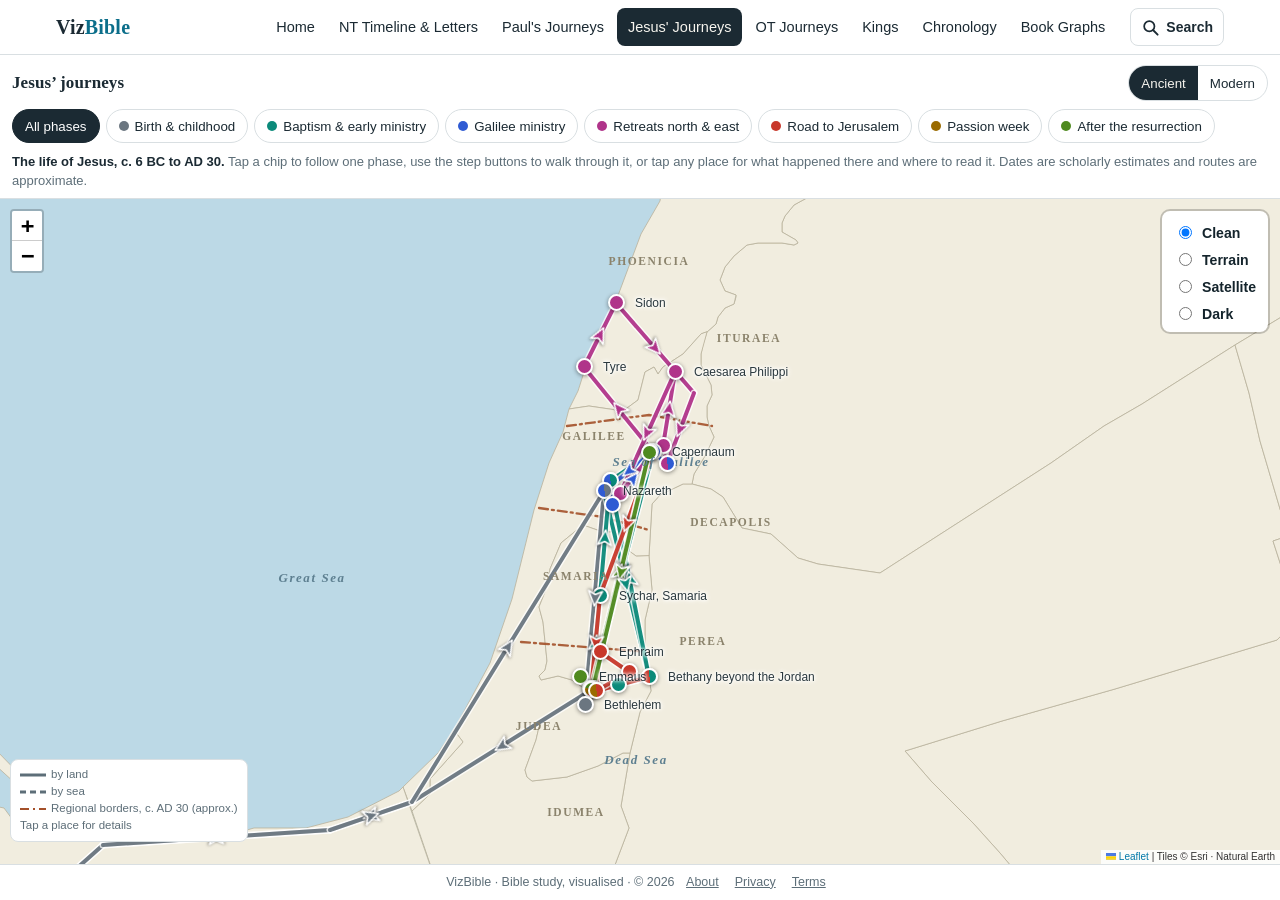
<file: jesusmap.html>
<!DOCTYPE html>
<html lang="en">
<head>
<meta charset="utf-8">
<meta name="viewport" content="width=device-width, initial-scale=1, viewport-fit=cover">
<title>Jesus' Journeys Map | VizBible</title>
<meta name="description" content="Interactive map of the life of Jesus, from Bethlehem to the ascension, with ancient and modern place names, Gospel references and a step-by-step walk through each phase.">
<link rel="canonical" href="https://vizbible.com/jesusmap.html">
<meta property="og:type" content="website">
<meta property="og:site_name" content="VizBible">
<meta property="og:title" content="Jesus' Journeys Map">
<meta property="og:description" content="Interactive map of the life of Jesus, from Bethlehem to the ascension, with ancient and modern place names, Gospel references and a step-by-step walk through each phase.">
<meta property="og:url" content="https://vizbible.com/jesusmap.html">
<meta name="twitter:card" content="summary_large_image"><meta property="og:image" content="https://vizbible.com/assets/og/jesusmap.jpg"><meta property="og:image:width" content="1200"><meta property="og:image:height" content="630">
<link rel="icon" href="assets/favicon.svg" type="image/svg+xml">
<link rel="stylesheet" href="vendor/leaflet/leaflet.css">
<link rel="stylesheet" href="assets/site.css?v=350c0aa7">
<link rel="stylesheet" href="assets/journey-map.css?v=5936baaf">
</head>
<body class="journey-page">
<a class="skip" href="#map">Skip to map</a>
<div id="site-nav"></div>
<div id="app">
  <header>
    <div class="top">
      <h1>Jesus’ journeys</h1>
      <div class="seg" role="group" aria-label="Place names">
        <button id="nmA" aria-pressed="true">Ancient</button><button id="nmM" aria-pressed="false">Modern</button>
      </div>
    </div>
    <div class="chips" id="chips" role="group" aria-label="Choose a view"></div>
    <p id="summary" aria-live="polite"></p>
    <div class="stepper" id="stepper" hidden>
      <button type="button" data-dir="-1" aria-label="Previous stop">&larr; Back</button>
      <button type="button" data-dir="1" aria-label="Next stop">Next stop &rarr;</button>
      <span class="lbl2" aria-live="polite"></span>
    </div>
  </header>
  <div id="map" role="application" aria-label="Jesus’ journeys map. Use the chips above, or tab to a place marker and press Enter for details."></div>
  <div class="key" aria-hidden="true">
    <svg width="26" height="6"><line x1="0" y1="3" x2="26" y2="3" stroke="currentColor" stroke-width="3"/></svg>by land<br>
    <svg width="26" height="6"><line x1="0" y1="3" x2="26" y2="3" stroke="currentColor" stroke-width="3" stroke-dasharray="6 4"/></svg>by sea<br>
    <svg width="26" height="6"><line x1="0" y1="3" x2="26" y2="3" stroke="currentColor" stroke-width="2" stroke-dasharray="9 4 2 4" style="color:var(--bcol,#a4502a)"/></svg><span id="bkey"></span><br>
    Tap a place for details
  </div>
  <noscript><p style="padding:16px">This map needs JavaScript. </p></noscript>
</div>
<div id="site-footer" data-compact></div>
<script src="vendor/leaflet/leaflet.js"></script>
<script>window.JOURNEY_DATA_URL = "data/jesus-journeys.json";</script>
<script src="assets/journey-map.js?v=cf29c036"></script>
<script src="assets/site.js?v=534fe2c7"></script>
</body>
</html>
</file>
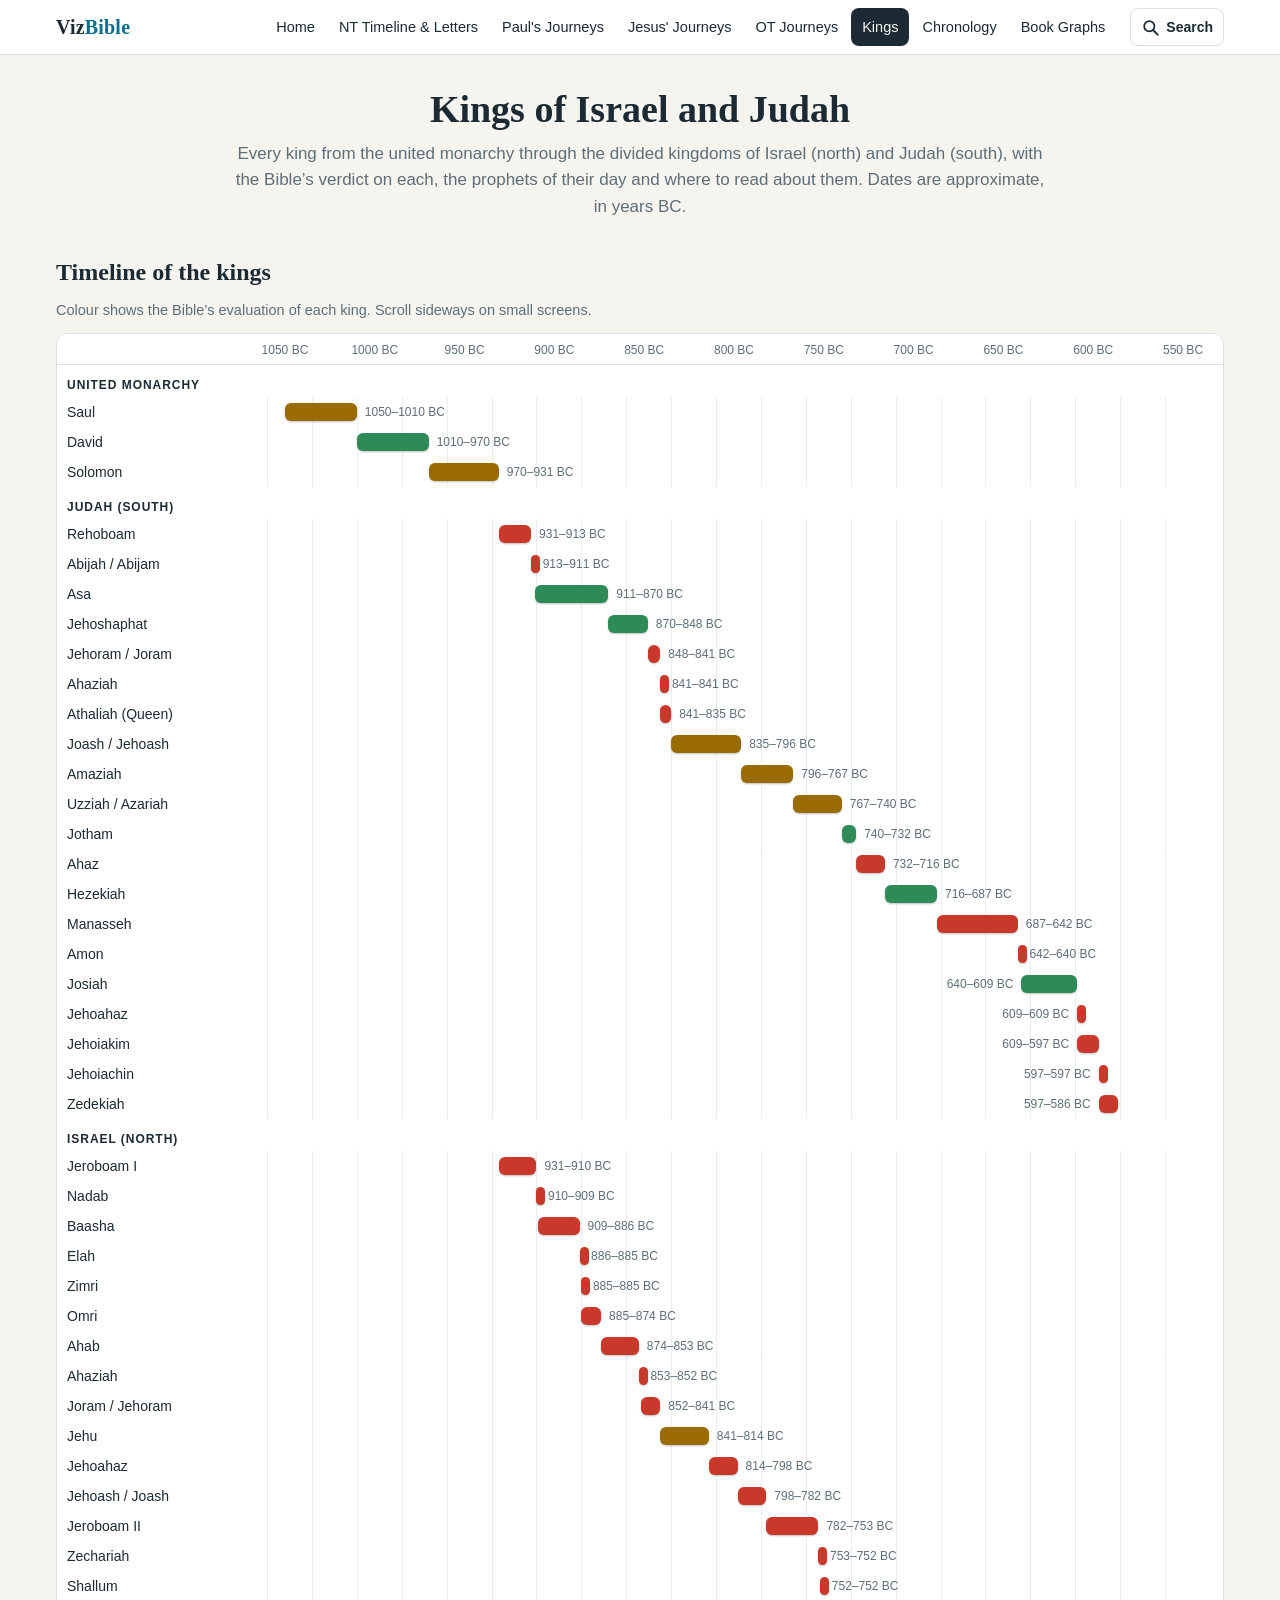
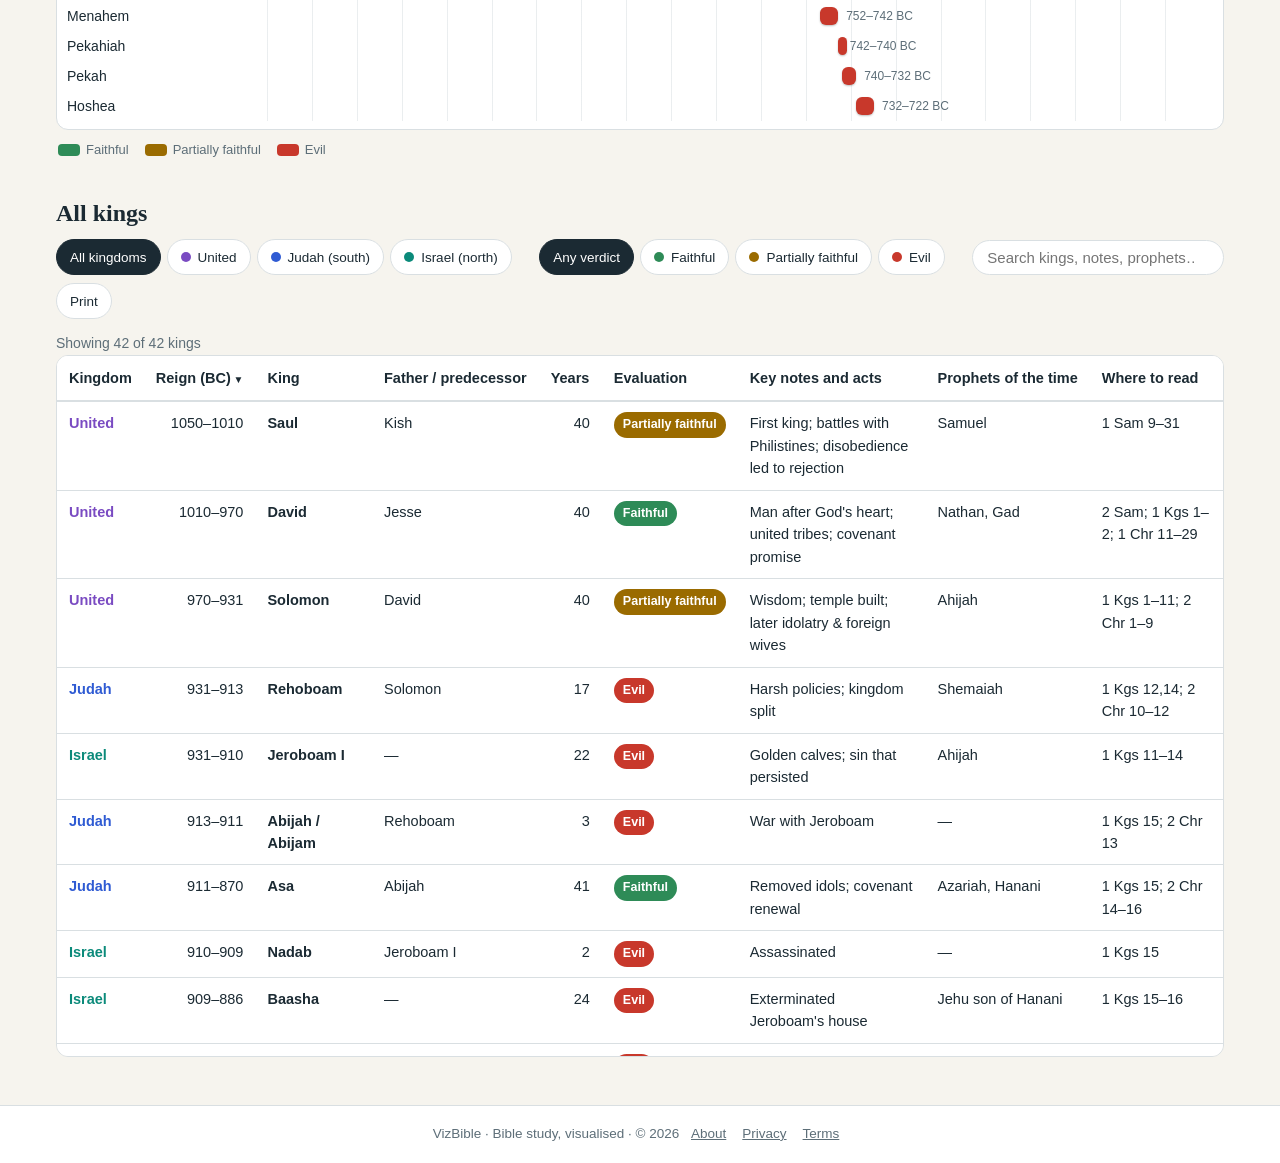
<file: KingsJudaIsrael.html>
<!DOCTYPE html>
<html lang="en">
<head>
<meta charset="UTF-8">
<meta name="viewport" content="width=device-width, initial-scale=1.0">
<title>Kings of Israel and Judah: Chronology and Timeline | VizBible</title>
<meta name="description" content="Every king of the United and Divided Monarchy with dates, spiritual evaluation, prophets, key events and Scripture references, plus an interactive timeline.">
<link rel="canonical" href="https://vizbible.com/KingsJudaIsrael.html">
<meta property="og:type" content="website"><meta property="og:site_name" content="VizBible">
<meta property="og:title" content="Kings of Israel and Judah: Chronology and Timeline">
<meta property="og:description" content="Every king of the United and Divided Monarchy with dates, spiritual evaluation, prophets, key events and Scripture references, plus an interactive timeline.">
<meta property="og:url" content="https://vizbible.com/KingsJudaIsrael.html">
<meta name="twitter:card" content="summary_large_image"><meta property="og:image" content="https://vizbible.com/assets/og/KingsJudaIsrael.jpg"><meta property="og:image:width" content="1200"><meta property="og:image:height" content="630">
<link rel="icon" href="assets/favicon.svg" type="image/svg+xml">
<link rel="stylesheet" href="assets/site.css?v=350c0aa7">
<link rel="stylesheet" href="assets/timeline.css?v=748a2bb2">
<link rel="stylesheet" href="assets/tables.css?v=4f500710">
</head>
<body>
<a class="skip" href="#main">Skip to content</a>
<div id="site-nav"></div>
<main id="main" class="wrap">
  <div class="pagehead">
    <h1>Kings of Israel and Judah</h1>
    <p>Every king from the united monarchy through the divided kingdoms of Israel (north) and Judah (south), with the Bible’s verdict on each, the prophets of their day and where to read about them. Dates are approximate, in years BC.</p>
  </div>

  <h2 class="sec2">Timeline of the kings</h2>
  <p class="note">Colour shows the Bible’s evaluation of each king. Scroll sideways on small screens.</p>
  <div class="tl-scroll" id="kingsTimeline" role="region" aria-label="Timeline of the kings of Israel and Judah" tabindex="0"></div>
  <div class="legend"><span style="--c:#2e8b57"><i></i>Faithful</span><span style="--c:var(--j5)"><i></i>Partially faithful</span><span style="--c:var(--j4)"><i></i>Evil</span></div>

  <h2 class="sec2">All kings</h2>
  <div class="tl-controls noprint">
    <div class="grp" id="kfilter" role="group" aria-label="Kingdom">
      <button class="fchip" data-k="" aria-pressed="true">All kingdoms</button>
      <button class="fchip" data-k="United" aria-pressed="false" style="--c:var(--j7)"><i></i>United</button>
      <button class="fchip" data-k="Judah" aria-pressed="false" style="--c:var(--j2)"><i></i>Judah (south)</button>
      <button class="fchip" data-k="Israel" aria-pressed="false" style="--c:var(--j1)"><i></i>Israel (north)</button>
    </div>
    <span class="sep"></span>
    <div class="grp" id="efilter" role="group" aria-label="Evaluation">
      <button class="fchip" data-e="" aria-pressed="true">Any verdict</button>
      <button class="fchip" data-e="faithful" aria-pressed="false" style="--c:#2e8b57"><i></i>Faithful</button>
      <button class="fchip" data-e="partial" aria-pressed="false" style="--c:var(--j5)"><i></i>Partially faithful</button>
      <button class="fchip" data-e="evil" aria-pressed="false" style="--c:var(--j4)"><i></i>Evil</button>
    </div>
    <span class="sep"></span>
    <input type="search" id="globalSearch" class="tsearch" placeholder="Search kings, notes, prophets…" aria-label="Search the table">
    <button class="fchip" id="printBtn" type="button">Print</button>
  </div>
  <p class="count" id="kcount" aria-live="polite"></p>
  <div class="tbl-wrap"><table class="dt first-sticky" id="kingsTable"></table></div>
</main>
<div id="site-footer"></div>
<script src="assets/datatable.js?v=f1f9da38"></script>
<script src="assets/kings-timeline.js?v=4d0b0851"></script>
<script src="assets/site.js?v=534fe2c7"></script>
</body>
</html>
</file>
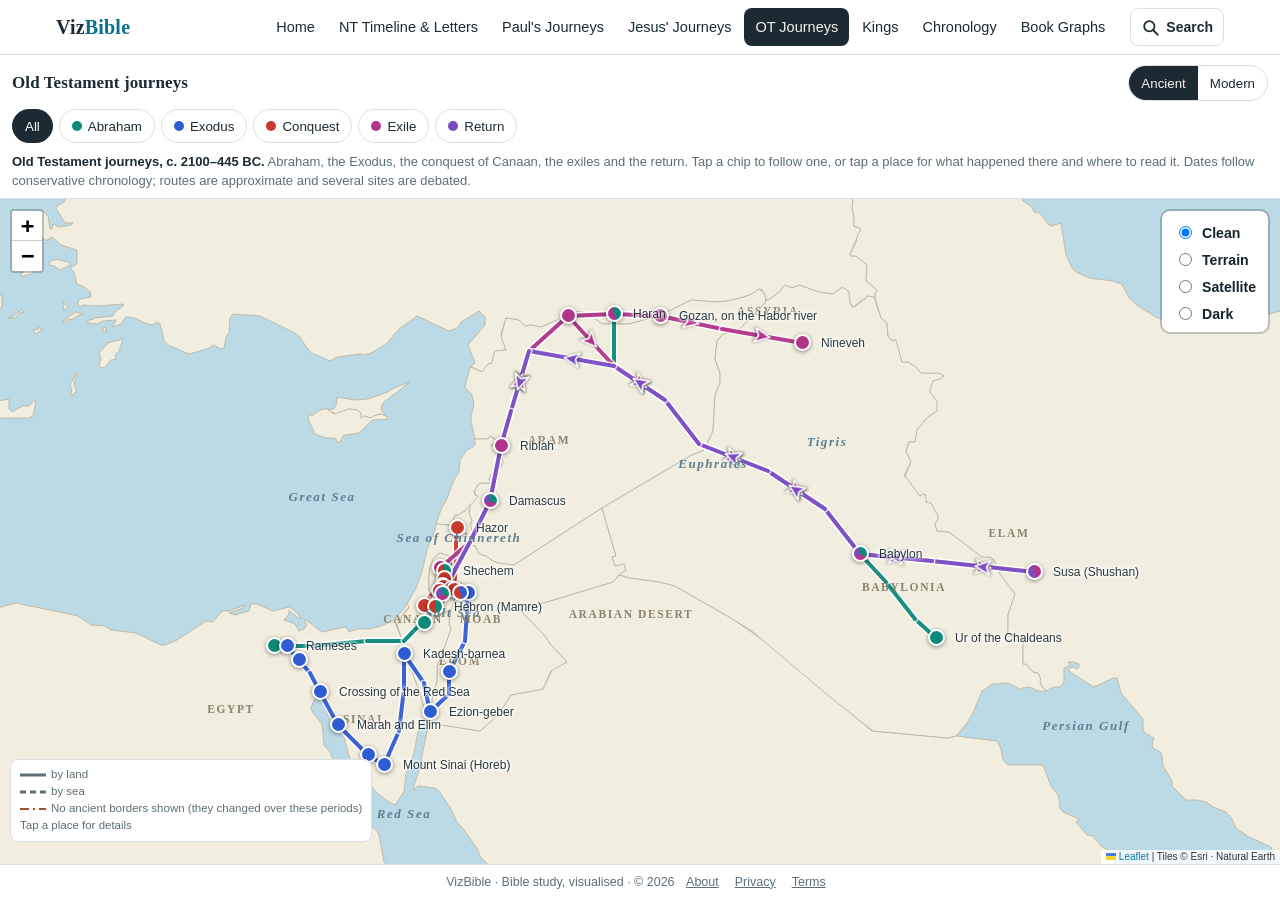
<file: otmap.html>
<!DOCTYPE html>
<html lang="en">
<head>
<meta charset="utf-8">
<meta name="viewport" content="width=device-width, initial-scale=1, viewport-fit=cover">
<title>Old Testament Journeys Map: Abraham, Exodus, Conquest, Exile | VizBible</title>
<meta name="description" content="Interactive map of Old Testament journeys: Abraham from Ur to Canaan, the Exodus to Sinai and Moab, Joshua's conquest, the exiles to Assyria and Babylon, and the return, with ancient and modern place names and Bible references.">
<link rel="canonical" href="https://vizbible.com/otmap.html">
<meta property="og:type" content="website">
<meta property="og:site_name" content="VizBible">
<meta property="og:title" content="Old Testament Journeys Map">
<meta property="og:description" content="Interactive map of Old Testament journeys: Abraham from Ur to Canaan, the Exodus to Sinai and Moab, Joshua's conquest, the exiles to Assyria and Babylon, and the return, with ancient and modern place names and Bible references.">
<meta property="og:url" content="https://vizbible.com/otmap.html">
<meta name="twitter:card" content="summary_large_image"><meta property="og:image" content="https://vizbible.com/assets/og/otmap.jpg"><meta property="og:image:width" content="1200"><meta property="og:image:height" content="630">
<link rel="icon" href="assets/favicon.svg" type="image/svg+xml">
<link rel="stylesheet" href="vendor/leaflet/leaflet.css">
<link rel="stylesheet" href="assets/site.css?v=350c0aa7">
<link rel="stylesheet" href="assets/journey-map.css?v=5936baaf">
</head>
<body class="journey-page">
<a class="skip" href="#map">Skip to map</a>
<div id="site-nav"></div>
<div id="app">
  <header>
    <div class="top">
      <h1>Old Testament journeys</h1>
      <div class="seg" role="group" aria-label="Place names">
        <button id="nmA" aria-pressed="true">Ancient</button><button id="nmM" aria-pressed="false">Modern</button>
      </div>
    </div>
    <div class="chips" id="chips" role="group" aria-label="Choose a view"></div>
    <p id="summary" aria-live="polite"></p>
    <div class="stepper" id="stepper" hidden>
      <button type="button" data-dir="-1" aria-label="Previous stop">&larr; Back</button>
      <button type="button" data-dir="1" aria-label="Next stop">Next stop &rarr;</button>
      <span class="lbl2" aria-live="polite"></span>
    </div>
  </header>
  <div id="map" role="application" aria-label="Old Testament journeys map. Use the chips above, or tab to a place marker and press Enter for details."></div>
  <div class="key" aria-hidden="true">
    <svg width="26" height="6"><line x1="0" y1="3" x2="26" y2="3" stroke="currentColor" stroke-width="3"/></svg>by land<br>
    <svg width="26" height="6"><line x1="0" y1="3" x2="26" y2="3" stroke="currentColor" stroke-width="3" stroke-dasharray="6 4"/></svg>by sea<br>
    <svg width="26" height="6"><line x1="0" y1="3" x2="26" y2="3" stroke="currentColor" stroke-width="2" stroke-dasharray="9 4 2 4" style="color:var(--bcol,#a4502a)"/></svg><span id="bkey"></span><br>
    Tap a place for details
  </div>
  <noscript><p style="padding:16px">This map needs JavaScript. </p></noscript>
</div>
<div id="site-footer" data-compact></div>
<script src="vendor/leaflet/leaflet.js"></script>
<script>window.JOURNEY_DATA_URL = "data/ot-journeys.json";</script>
<script src="assets/journey-map.js?v=cf29c036"></script>
<script src="assets/site.js?v=534fe2c7"></script>
</body>
</html>
</file>
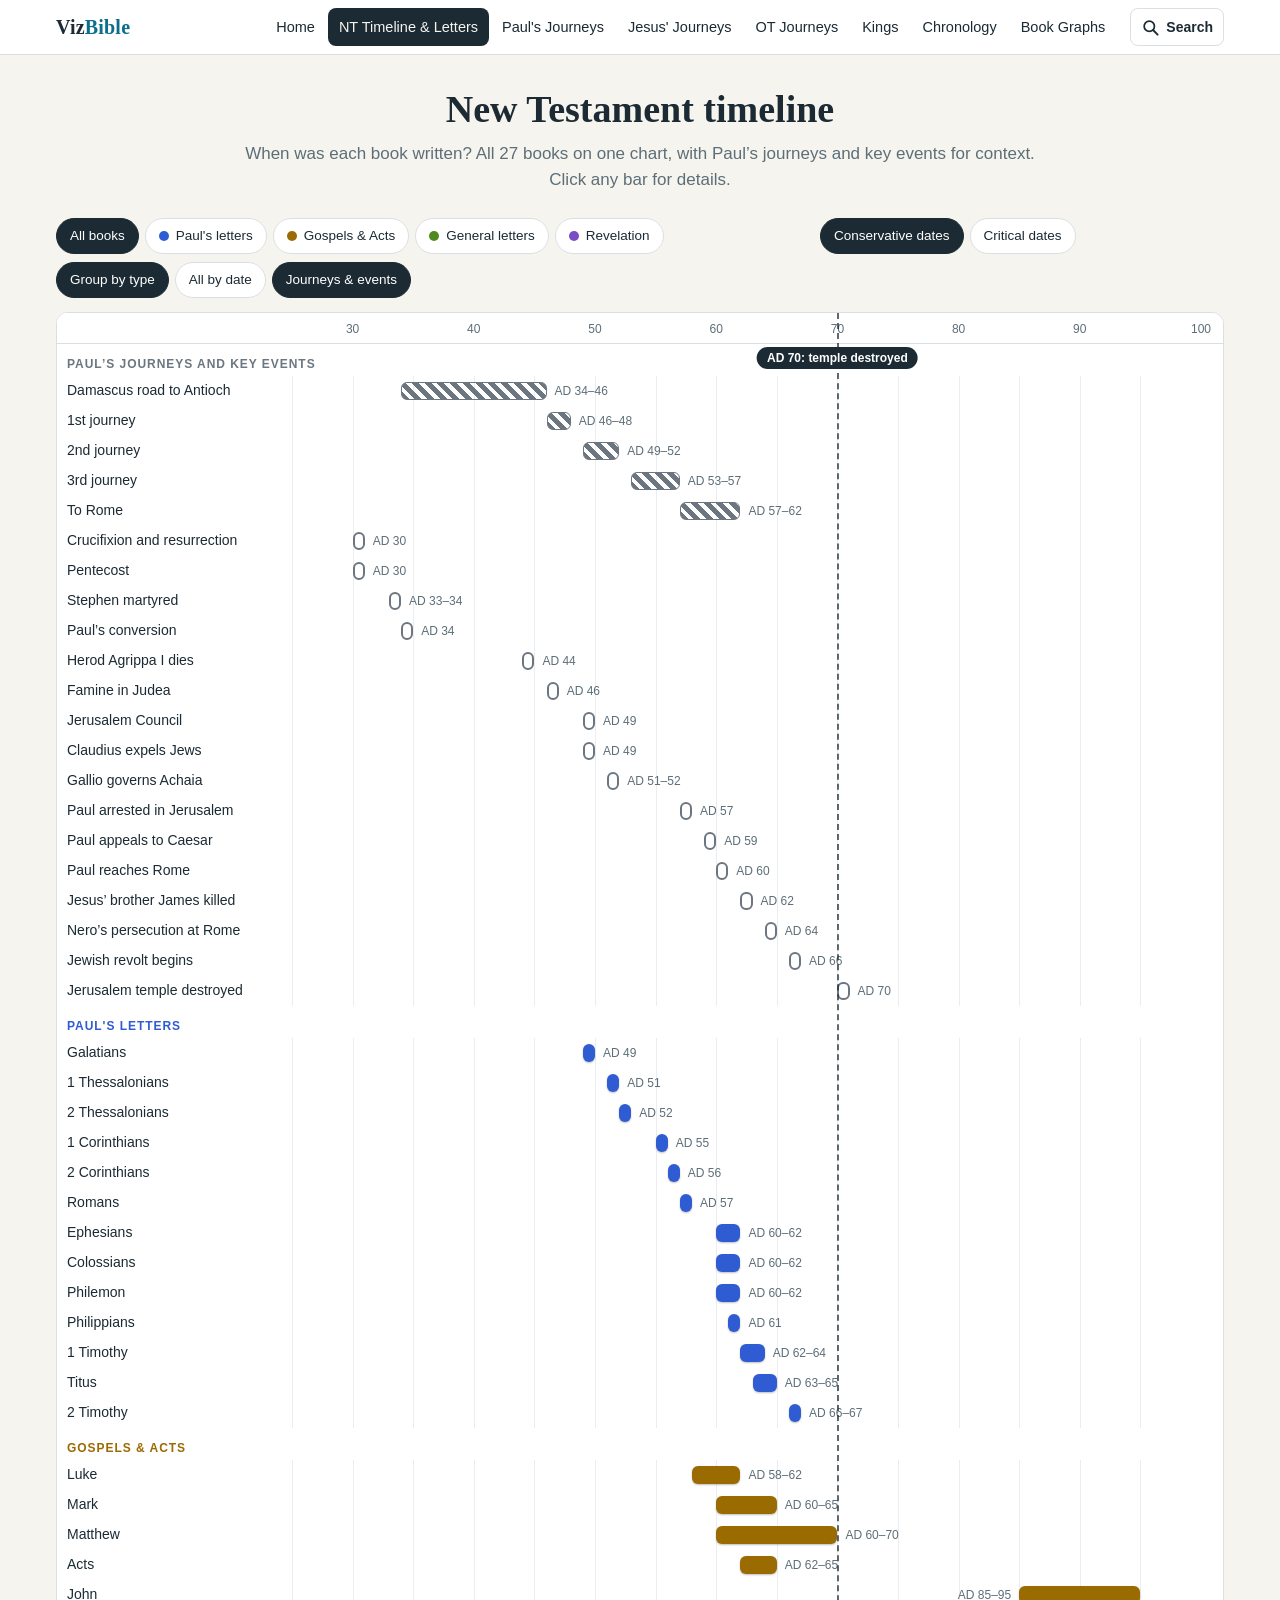
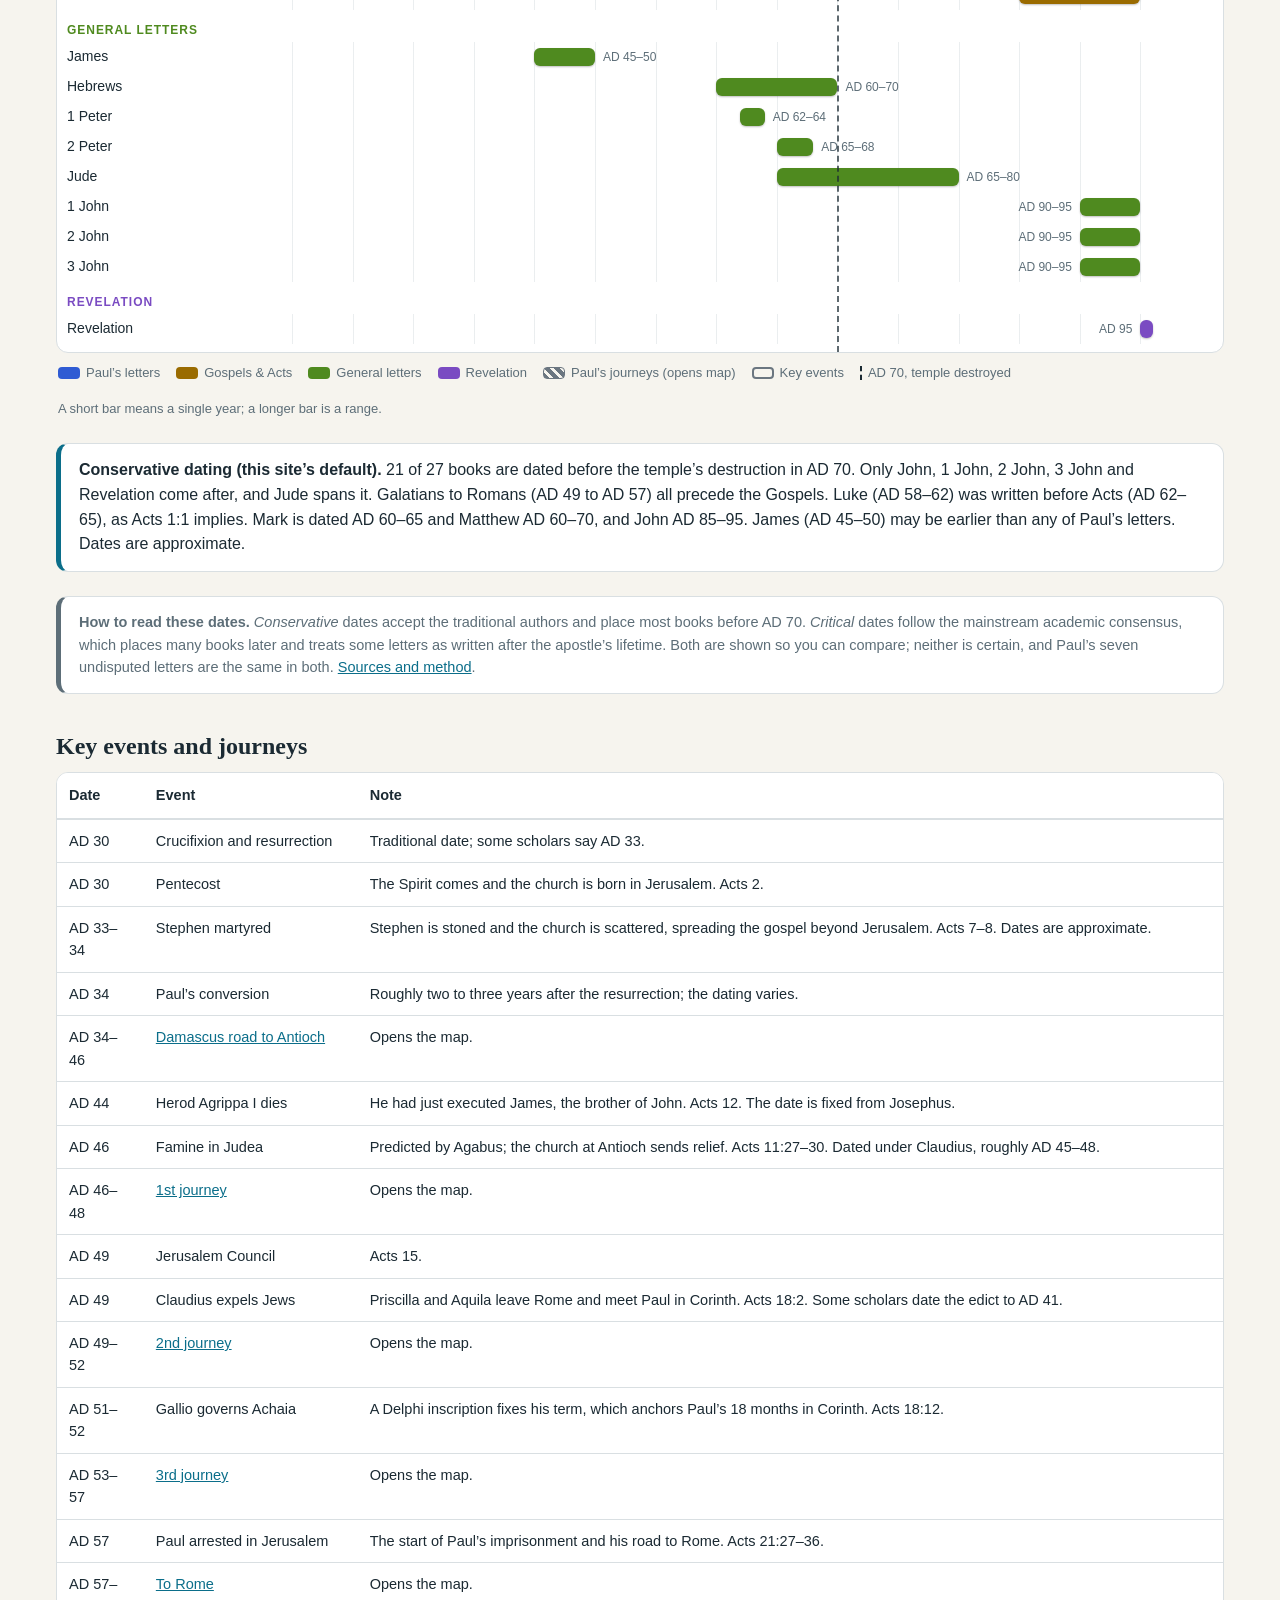
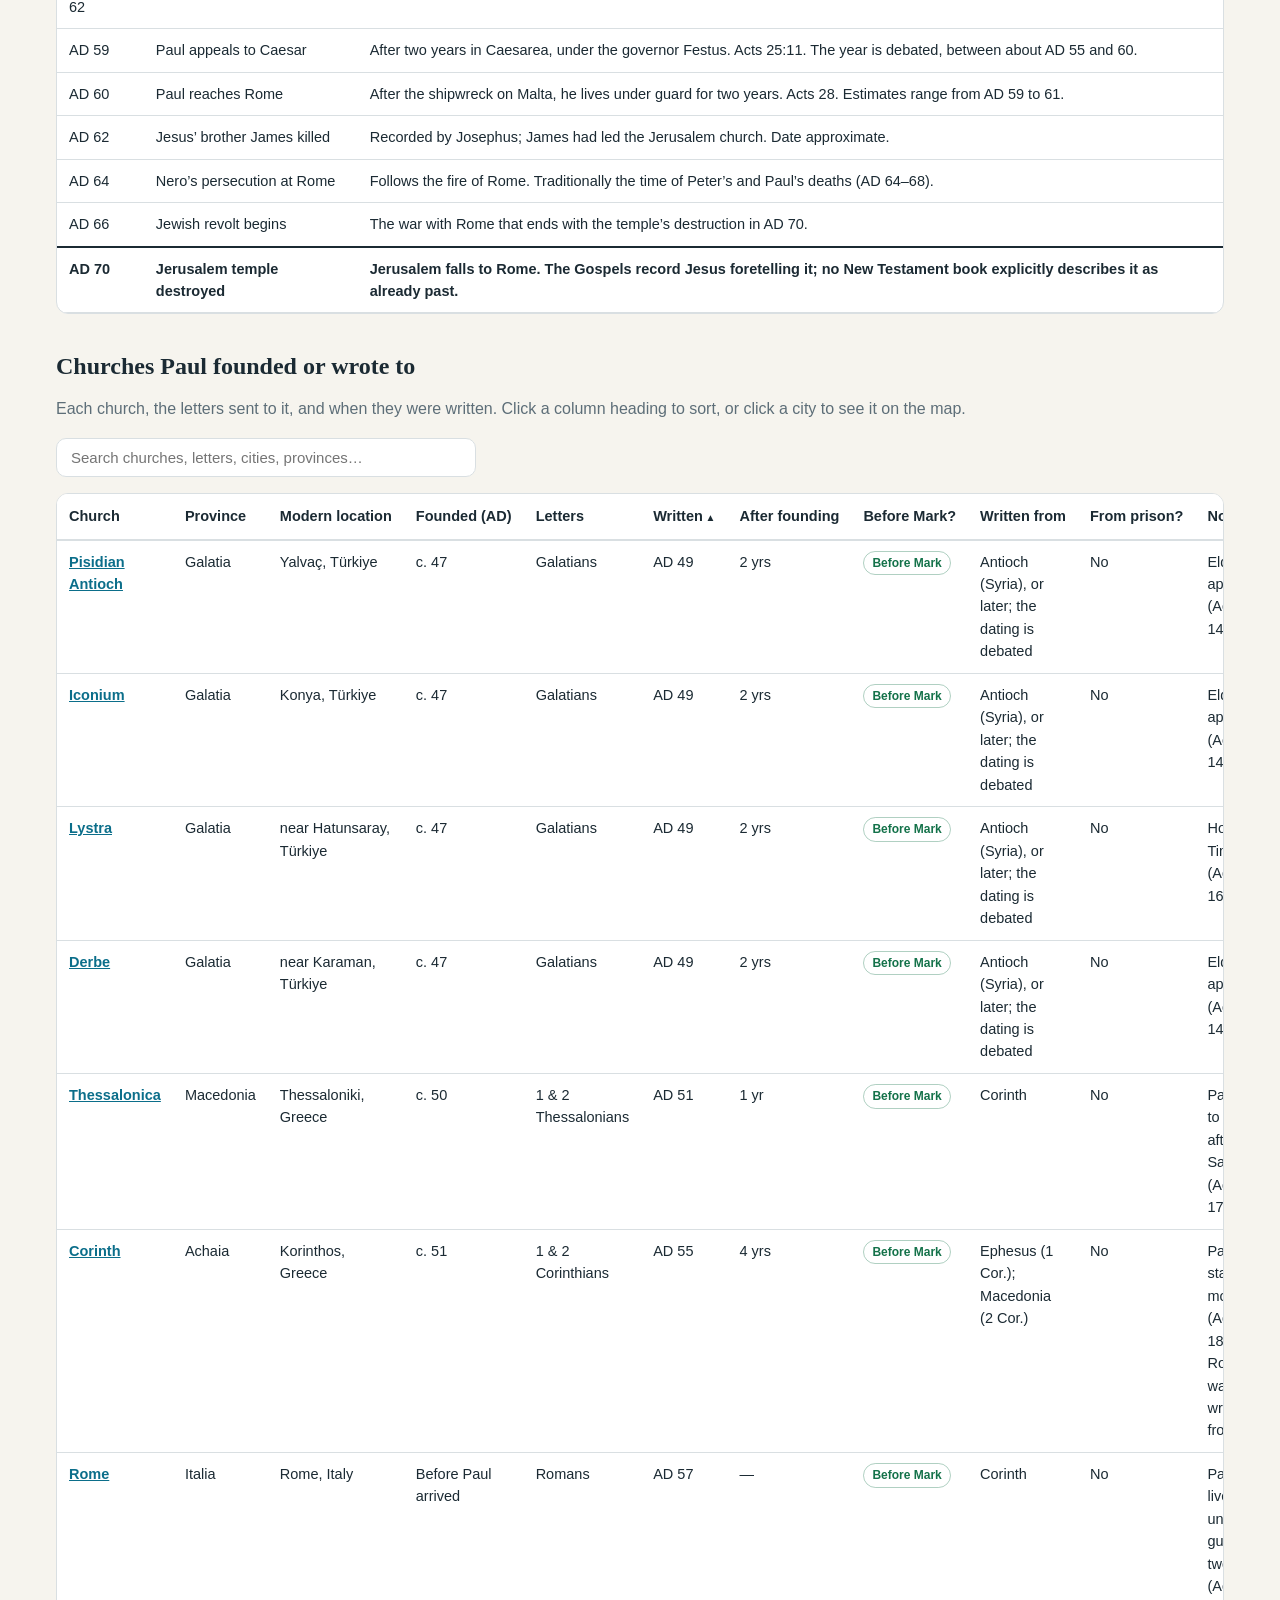
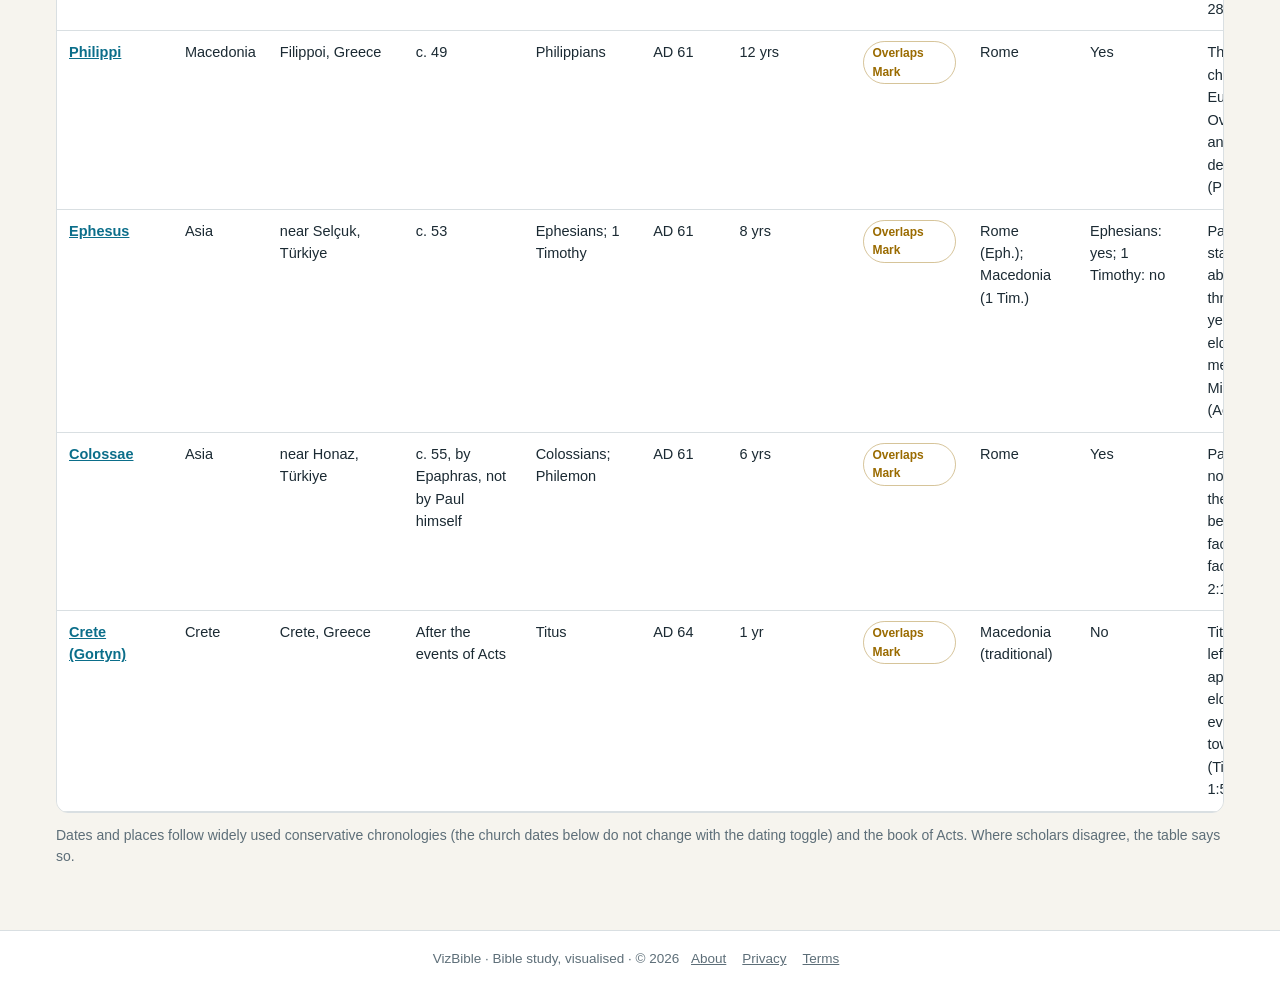
<file: PaulineChurches.html>
<!DOCTYPE html>
<html lang="en">
<head>
<meta charset="utf-8">
<meta name="viewport" content="width=device-width, initial-scale=1">
<title>New Testament Timeline: When Each Book Was Written | VizBible</title>
<meta name="description" content="All 27 New Testament books on one timeline: Paul's letters, the Gospels and Acts, the general letters and Revelation, with Paul's journeys and key events.">
<link rel="canonical" href="https://vizbible.com/PaulineChurches.html">
<meta property="og:type" content="website"><meta property="og:site_name" content="VizBible">
<meta property="og:title" content="New Testament Timeline: When Each Book Was Written">
<meta property="og:description" content="All 27 New Testament books on one timeline, with Paul's journeys and key events.">
<meta property="og:url" content="https://vizbible.com/PaulineChurches.html">
<meta name="twitter:card" content="summary_large_image"><meta property="og:image" content="https://vizbible.com/assets/og/PaulineChurches.jpg"><meta property="og:image:width" content="1200"><meta property="og:image:height" content="630">
<link rel="icon" href="assets/favicon.svg" type="image/svg+xml">
<link rel="stylesheet" href="assets/site.css?v=350c0aa7">
<link rel="stylesheet" href="assets/timeline.css?v=748a2bb2">
</head>
<body>
<a class="skip" href="#main">Skip to content</a>
<div id="site-nav"></div>
<main id="main" class="wrap">
  <div class="pagehead">
    <h1>New Testament timeline</h1>
    <p>When was each book written? All 27 books on one chart, with Paul’s journeys and key events for context. Click any bar for details.</p>
  </div>

  <div class="tl-controls noprint">
    <div class="grp" id="filters" role="group" aria-label="Highlight a group of books"></div>
    <span class="sep"></span>
    <div class="grp" id="dating" role="group" aria-label="Dating view">
      <button class="fchip" data-d="cons" aria-pressed="true">Conservative dates</button>
      <button class="fchip" data-d="crit" aria-pressed="false">Critical dates</button>
    </div>
    <span class="sep"></span>
    <div class="grp" id="layout" role="group" aria-label="Chart layout">
      <button class="fchip" data-l="grouped" aria-pressed="true">Group by type</button>
      <button class="fchip" data-l="flat" aria-pressed="false">All by date</button>
      <button class="fchip" data-l="extras" aria-pressed="true">Journeys &amp; events</button>
    </div>
  </div>

  <div class="tl-scroll" id="timeline" role="region" aria-label="Timeline of New Testament books. Scroll sideways on small screens." tabindex="0"></div>
  <div class="legend">
    <span style="--c:var(--j2)"><i></i>Paul’s letters</span><span style="--c:var(--j5)"><i></i>Gospels &amp; Acts</span>
    <span style="--c:var(--j6)"><i></i>General letters</span><span style="--c:var(--j7)"><i></i>Revelation</span>
    <span style="--c:var(--j0)"><i class="jn"></i>Paul’s journeys (opens map)</span><span style="--c:var(--j0)"><i class="ev"></i>Key events</span><span style="--c:var(--ink)"><i style="width:0;height:14px;border-radius:0;border-left:2px dashed var(--ink);background:none"></i>AD 70, temple destroyed</span>
    <span>A short bar means a single year; a longer bar is a range.</span>
  </div>

  <section id="detail" class="card detail" hidden aria-live="polite"></section>

  <div class="summary-box" id="summary" aria-live="polite"></div>
  <div class="summary-box method" id="method"></div>

  <h2 class="sec2">Key events and journeys</h2>
  <div class="tbl-wrap"><table class="dt" id="events">
    <thead><tr><th>Date</th><th>Event</th><th>Note</th></tr></thead><tbody id="evbody"></tbody></table></div>


  <h2 class="sec2">Churches Paul founded or wrote to</h2>
  <p style="color:var(--muted)">Each church, the letters sent to it, and when they were written. Click a column heading to sort, or click a city to see it on the map.</p>
  <p><input id="search" class="search" type="search" placeholder="Search churches, letters, cities, provinces…" aria-label="Search churches"></p>
  <div class="tbl-wrap"><table class="dt" id="churches">
    <thead><tr>
      <th data-k="city">Church</th><th data-k="province">Province</th><th data-k="modern">Modern location</th><th data-k="foundedYear">Founded (AD)</th>
      <th data-k="letters">Letters</th><th data-k="letterYear" aria-sort="ascending">Written</th><th data-k="gap">After founding</th><th data-k="before">Before Mark?</th>
      <th data-k="from">Written from</th><th data-k="prison">From prison?</th><th>Notes</th>
    </tr></thead><tbody></tbody></table></div>
  <p style="color:var(--muted);font-size:14px;margin-top:12px">Dates and places follow widely used conservative chronologies (the church dates below do not change with the dating toggle) and the book of Acts. Where scholars disagree, the table says so.</p>
</main>
<div id="site-footer"></div>
<script src="assets/site.js?v=534fe2c7"></script>
<script src="assets/timeline.js?v=cd0c9d8d"></script>
</body>
</html>
</file>
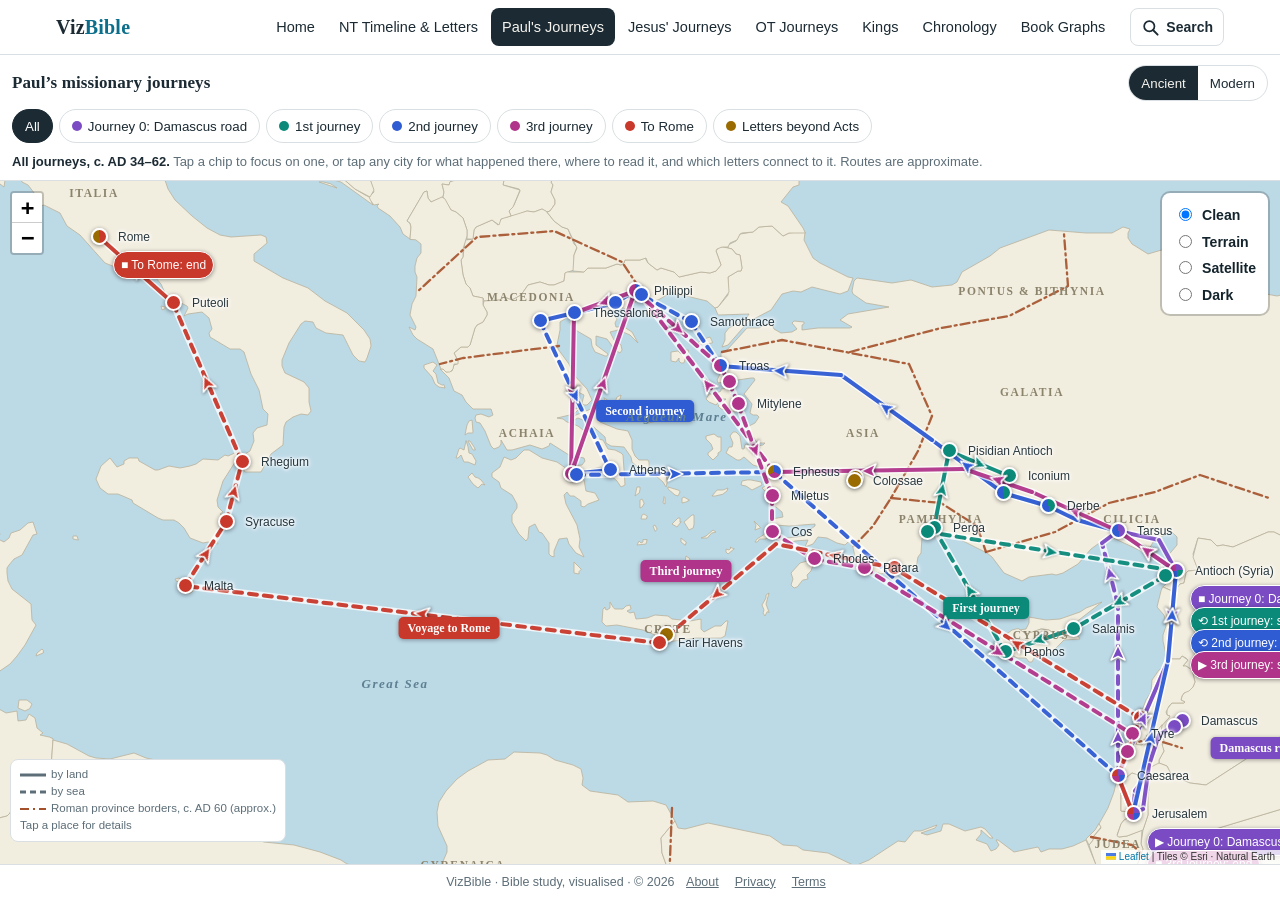
<file: paulmap.html>
<!DOCTYPE html>
<html lang="en">
<head>
<meta charset="utf-8">
<meta name="viewport" content="width=device-width, initial-scale=1, viewport-fit=cover">
<title>Paul's Missionary Journeys Map | VizBible</title>
<meta name="description" content="Interactive map of Paul's conversion on the Damascus road, his three missionary journeys and his voyage to Rome, with ancient and modern place names, Bible references and the letters tied to each church.">
<link rel="canonical" href="https://vizbible.com/paulmap.html">
<meta property="og:type" content="website">
<meta property="og:site_name" content="VizBible">
<meta property="og:title" content="Paul's Missionary Journeys Map">
<meta property="og:description" content="Interactive map of Paul's conversion on the Damascus road, his three missionary journeys and his voyage to Rome, with ancient and modern place names, Bible references and the letters tied to each church.">
<meta property="og:url" content="https://vizbible.com/paulmap.html">
<meta name="twitter:card" content="summary_large_image"><meta property="og:image" content="https://vizbible.com/assets/og/paulmap.jpg"><meta property="og:image:width" content="1200"><meta property="og:image:height" content="630">
<link rel="icon" href="assets/favicon.svg" type="image/svg+xml">
<link rel="stylesheet" href="vendor/leaflet/leaflet.css">
<link rel="stylesheet" href="assets/site.css?v=350c0aa7">
<link rel="stylesheet" href="assets/journey-map.css?v=5936baaf">
</head>
<body class="journey-page">
<a class="skip" href="#map">Skip to map</a>
<div id="site-nav"></div>
<div id="app">
  <header>
    <div class="top">
      <h1>Paul’s missionary journeys</h1>
      <div class="seg" role="group" aria-label="Place names">
        <button id="nmA" aria-pressed="true">Ancient</button><button id="nmM" aria-pressed="false">Modern</button>
      </div>
    </div>
    <div class="chips" id="chips" role="group" aria-label="Choose a view"></div>
    <p id="summary" aria-live="polite"></p>
    <div class="stepper" id="stepper" hidden>
      <button type="button" data-dir="-1" aria-label="Previous stop">&larr; Back</button>
      <button type="button" data-dir="1" aria-label="Next stop">Next stop &rarr;</button>
      <span class="lbl2" aria-live="polite"></span>
    </div>
  </header>
  <div id="map" role="application" aria-label="Paul’s missionary journeys map. Use the chips above, or tab to a place marker and press Enter for details."></div>
  <div class="key" aria-hidden="true">
    <svg width="26" height="6"><line x1="0" y1="3" x2="26" y2="3" stroke="currentColor" stroke-width="3"/></svg>by land<br>
    <svg width="26" height="6"><line x1="0" y1="3" x2="26" y2="3" stroke="currentColor" stroke-width="3" stroke-dasharray="6 4"/></svg>by sea<br>
    <svg width="26" height="6"><line x1="0" y1="3" x2="26" y2="3" stroke="currentColor" stroke-width="2" stroke-dasharray="9 4 2 4" style="color:var(--bcol,#a4502a)"/></svg><span id="bkey"></span><br>
    Tap a place for details
  </div>
  <noscript><p style="padding:16px">This map needs JavaScript. </p></noscript>
</div>
<div id="site-footer" data-compact></div>
<script src="vendor/leaflet/leaflet.js"></script>
<script>window.JOURNEY_DATA_URL = "data/paul-journeys.json";</script>
<script src="assets/journey-map.js?v=cf29c036"></script>
<script src="assets/site.js?v=534fe2c7"></script>
</body>
</html>
</file>
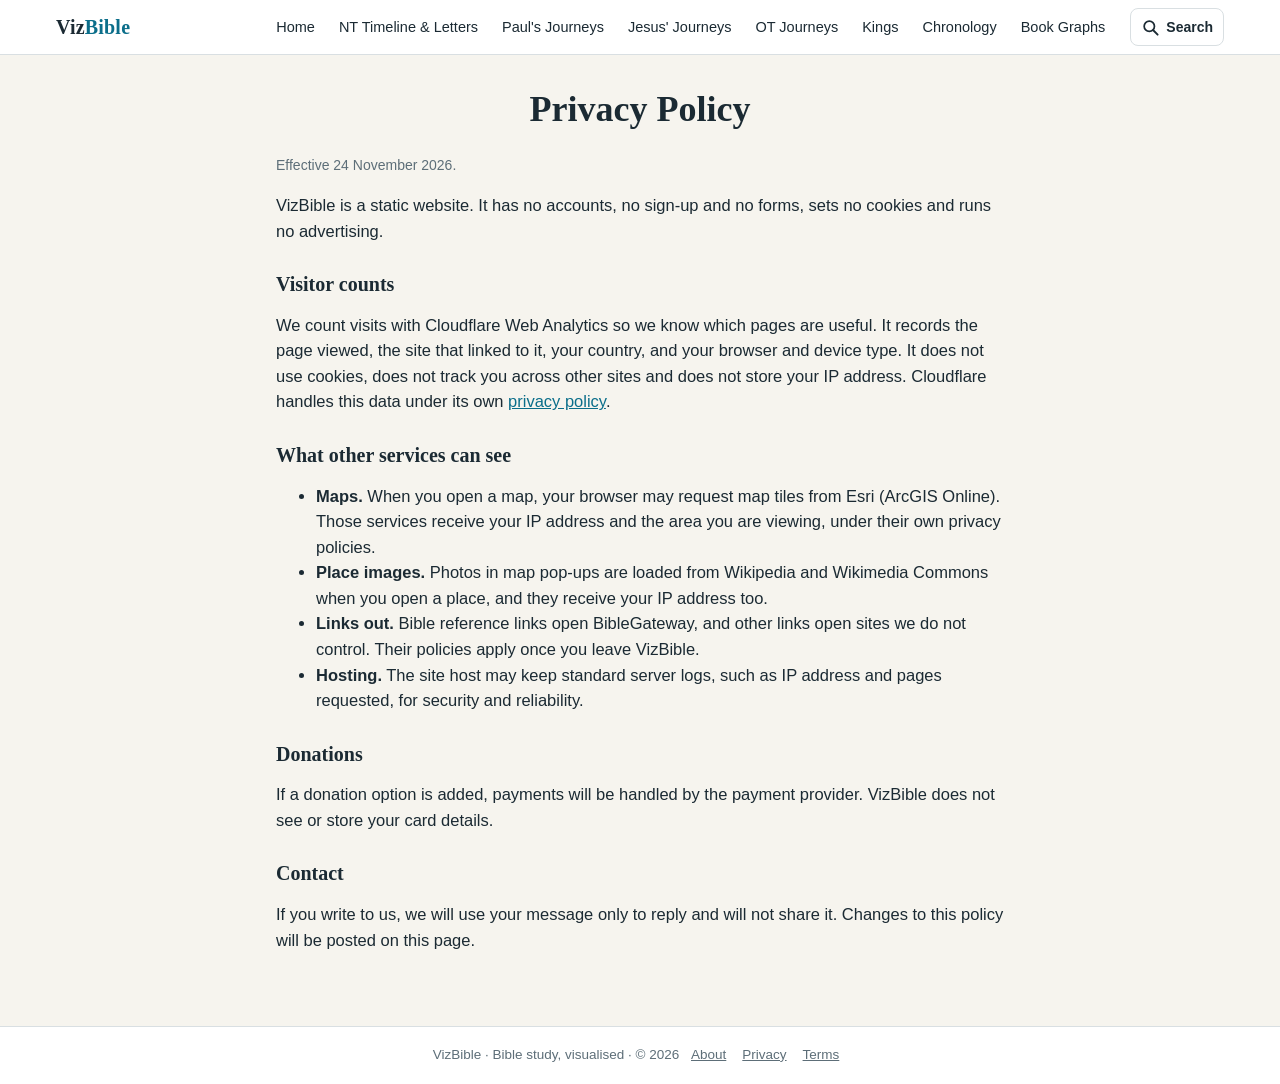
<file: privacy.html>
<!DOCTYPE html>
<html lang="en">
<head>
<meta charset="utf-8">
<meta name="viewport" content="width=device-width, initial-scale=1">
<title>Privacy Policy | VizBible</title>
<meta name="description" content="How VizBible handles your information: no accounts, no tracking of its own, and what the map and image providers can see.">
<link rel="canonical" href="https://vizbible.com/privacy.html">
<meta property="og:type" content="website"><meta property="og:site_name" content="VizBible">
<meta property="og:title" content="Privacy Policy | VizBible"><meta property="og:description" content="How VizBible handles your information: no accounts, no tracking of its own, and what the map and image providers can see.">
<meta property="og:url" content="https://vizbible.com/privacy.html"><meta name="twitter:card" content="summary_large_image"><meta property="og:image" content="https://vizbible.com/assets/og/index.jpg"><meta property="og:image:width" content="1200"><meta property="og:image:height" content="630">
<link rel="icon" href="assets/favicon.svg" type="image/svg+xml">
<link rel="stylesheet" href="assets/site.css?v=350c0aa7">
<style>.prose{max-width:760px;margin:0 auto;padding:8px 16px 56px} .prose h1{text-align:center;font-size:clamp(26px,4vw,36px)} .prose h2{font-size:20px;margin-top:28px} .prose p,.prose li{font-size:16.5px} .prose .updated{color:var(--muted);font-size:14px}</style>
</head>
<body>
<a class="skip" href="#main">Skip to content</a>
<div id="site-nav"></div>
<main id="main" class="prose">
<h1>Privacy Policy</h1>
<p class="updated">Effective 24 November 2026.</p>
<p>VizBible is a static website. It has no accounts, no sign-up and no forms, sets no cookies and runs no advertising.</p>
<h2>Visitor counts</h2>
<p>We count visits with Cloudflare Web Analytics so we know which pages are useful. It records the page viewed, the site that linked to it, your country, and your browser and device type. It does not use cookies, does not track you across other sites and does not store your IP address. Cloudflare handles this data under its own <a href="https://www.cloudflare.com/privacypolicy/">privacy policy</a>.</p>
<h2>What other services can see</h2>
<ul>
<li><strong>Maps.</strong> When you open a map, your browser may request map tiles from Esri (ArcGIS Online). Those services receive your IP address and the area you are viewing, under their own privacy policies.</li>
<li><strong>Place images.</strong> Photos in map pop-ups are loaded from Wikipedia and Wikimedia Commons when you open a place, and they receive your IP address too.</li>
<li><strong>Links out.</strong> Bible reference links open BibleGateway, and other links open sites we do not control. Their policies apply once you leave VizBible.</li>
<li><strong>Hosting.</strong> The site host may keep standard server logs, such as IP address and pages requested, for security and reliability.</li>
</ul>
<h2>Donations</h2>
<p>If a donation option is added, payments will be handled by the payment provider. VizBible does not see or store your card details.</p>
<h2>Contact</h2>
<p>If you write to us, we will use your message only to reply and will not share it. Changes to this policy will be posted on this page.</p>
</main>
<div id="site-footer"></div>
<script src="assets/site.js?v=534fe2c7"></script>
</body>
</html>
</file>
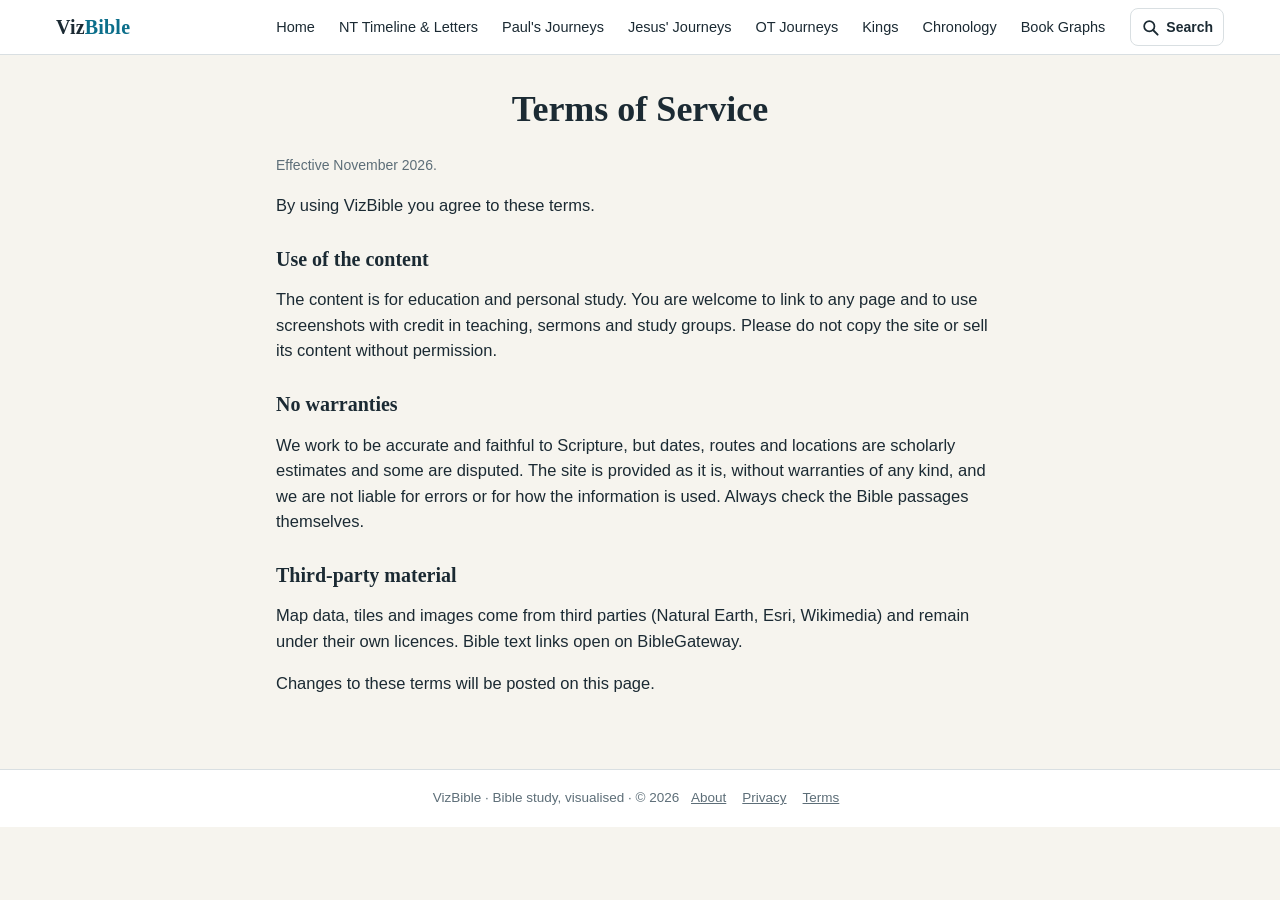
<file: terms.html>
<!DOCTYPE html>
<html lang="en">
<head>
<meta charset="utf-8">
<meta name="viewport" content="width=device-width, initial-scale=1">
<title>Terms of Service | VizBible</title>
<meta name="description" content="Terms for using VizBible: educational use, no warranties, and how to reuse the content.">
<link rel="canonical" href="https://vizbible.com/terms.html">
<meta property="og:type" content="website"><meta property="og:site_name" content="VizBible">
<meta property="og:title" content="Terms of Service | VizBible"><meta property="og:description" content="Terms for using VizBible: educational use, no warranties, and how to reuse the content.">
<meta property="og:url" content="https://vizbible.com/terms.html"><meta name="twitter:card" content="summary_large_image"><meta property="og:image" content="https://vizbible.com/assets/og/index.jpg"><meta property="og:image:width" content="1200"><meta property="og:image:height" content="630">
<link rel="icon" href="assets/favicon.svg" type="image/svg+xml">
<link rel="stylesheet" href="assets/site.css?v=350c0aa7">
<style>.prose{max-width:760px;margin:0 auto;padding:8px 16px 56px} .prose h1{text-align:center;font-size:clamp(26px,4vw,36px)} .prose h2{font-size:20px;margin-top:28px} .prose p,.prose li{font-size:16.5px} .prose .updated{color:var(--muted);font-size:14px}</style>
</head>
<body>
<a class="skip" href="#main">Skip to content</a>
<div id="site-nav"></div>
<main id="main" class="prose">
<h1>Terms of Service</h1>
<p class="updated">Effective November 2026.</p>
<p>By using VizBible you agree to these terms.</p>
<h2>Use of the content</h2>
<p>The content is for education and personal study. You are welcome to link to any page and to use screenshots with credit in teaching, sermons and study groups. Please do not copy the site or sell its content without permission.</p>
<h2>No warranties</h2>
<p>We work to be accurate and faithful to Scripture, but dates, routes and locations are scholarly estimates and some are disputed. The site is provided as it is, without warranties of any kind, and we are not liable for errors or for how the information is used. Always check the Bible passages themselves.</p>
<h2>Third-party material</h2>
<p>Map data, tiles and images come from third parties (Natural Earth, Esri, Wikimedia) and remain under their own licences. Bible text links open on BibleGateway.</p>
<p>Changes to these terms will be posted on this page.</p>
</main>
<div id="site-footer"></div>
<script src="assets/site.js?v=534fe2c7"></script>
</body>
</html>
</file>
<file: assets/site.css>
/* VizBible shared styles */
:root {
  --bg: #f6f4ee; --panel: #ffffff; --ink: #1b2a33; --muted: #5d6e78; --line: #d9dfe2;
  --accent: #0b6e8a; --accent-ink: #ffffff; --gold: #9a6b00;
  --serif: Palatino, "Palatino Linotype", "Iowan Old Style", Georgia, serif;
  --sans: -apple-system, BlinkMacSystemFont, "Segoe UI", Roboto, Helvetica, Arial, sans-serif;
  --radius: 12px;
  --j0: #6b7680; --j1: #0b8a7a; --j2: #2f5bd3; --j3: #b0348a; --j4: #c8382b; --j5: #9a6b00; --j6: #4f8a1f; --j7: #7a4bc2;
}
@media (prefers-color-scheme: dark) {
  :root { --bg: #11191e; --panel: #1a252c; --ink: #e8eef1; --muted: #9fb0ba; --line: #2e3d46; --accent: #5cc0dd; --accent-ink: #0d151a; --gold: #e3c15a;
    --j0: #98a3ab; --j1: #2cc3ae; --j2: #7c9bff; --j3: #e36cc0; --j4: #ff7a6b; --j5: #e3c15a; --j6: #9ad35a; --j7: #b794f0; }
}
* { box-sizing: border-box; }
html { scroll-behavior: smooth; }
body { margin: 0; background: var(--bg); color: var(--ink); font-family: var(--sans); line-height: 1.55; }
a { color: var(--accent); }
h1, h2, h3 { font-family: var(--serif); line-height: 1.2; }
.skip { position: absolute; left: -999px; top: 0; background: var(--ink); color: var(--bg); padding: 8px 14px; z-index: 2000; }
.skip:focus { left: 8px; top: 8px; }

/* nav */
.sitenav { position: sticky; top: 0; z-index: 1500; background: var(--panel); border-bottom: 1px solid var(--line); }
.sitenav .bar { max-width: 1200px; margin: 0 auto; display: flex; align-items: center; gap: 14px; padding: 8px 16px; }
.brand { font: 700 20px/1 var(--serif); color: var(--ink); text-decoration: none; letter-spacing: .2px; white-space: nowrap; }
.brand span { color: var(--accent); }
.sitenav ul { list-style: none; margin: 0 0 0 auto; padding: 0; display: flex; flex-wrap: wrap; gap: 2px; }
.sitenav li a { display: block; padding: 8px 11px; border-radius: 8px; color: var(--ink); text-decoration: none; font-size: 14.5px; font-weight: 500; }
.sitenav li a:hover { background: color-mix(in srgb, var(--accent) 12%, transparent); }
.sitenav li a[aria-current="page"] { background: var(--ink); color: var(--bg); }
.navtoggle { display: none; margin-left: auto; background: transparent; border: 1.5px solid var(--line); color: var(--ink); border-radius: 8px; padding: 8px 12px; font: 600 14px/1 var(--sans); min-height: 40px; cursor: pointer; }
@media (max-width: 860px) {
  .navtoggle { display: inline-block; }
  .sitenav ul { display: none; position: absolute; left: 0; right: 0; top: 100%; background: var(--panel); border-bottom: 1px solid var(--line); flex-direction: column; padding: 8px 12px 12px; margin: 0; }
  .sitenav.open ul { display: flex; }
  .sitenav li a { padding: 12px; }
}
a:focus-visible, button:focus-visible { outline: 3px solid var(--accent); outline-offset: 2px; }

/* footer */
.sitefoot { border-top: 1px solid var(--line); background: var(--panel); color: var(--muted); font-size: 13.5px; padding: 18px 16px; text-align: center; }
.sitefoot a { color: var(--muted); margin: 0 8px; }
.sitefoot .donate-slot { margin-top: 8px; }
.sitefoot.compact { padding: 8px 12px; font-size: 12.5px; }

/* page chrome */
.wrap { max-width: 1200px; margin: 0 auto; padding: 24px 16px 48px; }
.pagehead { text-align: center; max-width: 820px; margin: 8px auto 24px; }
.pagehead h1 { font-size: clamp(26px, 4vw, 38px); margin: 8px 0 8px; }
.pagehead p { color: var(--muted); font-size: 17px; margin: 0; }
.card { background: var(--panel); border: 1px solid var(--line); border-radius: var(--radius); }
.vbtn { display: inline-block; background: var(--accent); color: var(--accent-ink); text-decoration: none; padding: 10px 18px; border-radius: 9px; font-weight: 600; border: 0; cursor: pointer; }
.vbtn.ghost { background: transparent; color: var(--ink); border: 1.5px solid var(--line); }

/* home cards */
.grid { display: grid; grid-template-columns: repeat(auto-fill, minmax(290px, 1fr)); gap: 18px; }
.tile { display: flex; flex-direction: column; text-decoration: none; color: var(--ink); overflow: hidden; transition: transform .15s, box-shadow .15s; }
.tile:hover { transform: translateY(-3px); box-shadow: 0 10px 26px rgba(0,0,0,.14); }
.tile .thumb { height: 150px; background: var(--line); display: block; }
.tile .thumb svg { width: 100%; height: 100%; display: block; }
.tile .body { padding: 14px 16px 18px; }
.tile h2 { font-size: 20px; margin: 0 0 4px; }
.tile p { margin: 0; color: var(--muted); font-size: 14.5px; }
.tile .tag { display: inline-block; font-size: 11.5px; font-weight: 700; letter-spacing: .06em; text-transform: uppercase; color: var(--accent); margin-bottom: 4px; }
.sec { font-size: 15px; letter-spacing: .08em; text-transform: uppercase; color: var(--muted); margin: 34px 0 12px; font-family: var(--sans); font-weight: 700; }
@media (prefers-reduced-motion: reduce) { .tile { transition: none; } html { scroll-behavior: auto; } }
@media print { .sitenav, .sitefoot, .noprint { display: none !important; } }

/* older pages keep a light look inside the shared shell */
body.legacy { --bg: #ffffff; --panel: #ffffff; --ink: #222; --muted: #666; --line: #ddd; --accent: #0b6e8a; color-scheme: light; background: #fff; color: #333; }
body.legacy .container, body.legacy header { color: #333; }

/* site search */
.searchbtn { display: inline-flex; align-items: center; gap: 6px; background: transparent; border: 1.5px solid var(--line); color: var(--ink); border-radius: 8px; padding: 7px 10px; font: 600 14px/1 var(--sans); min-height: 38px; cursor: pointer; }
.searchbtn:hover { background: color-mix(in srgb, var(--accent) 12%, transparent); }
@media (max-width: 1180px) and (min-width: 861px) { .searchbtn span { display: none; } }
@media (max-width: 860px) { .searchbtn { margin-left: auto; } .navtoggle { margin-left: 0; } }
.vbsearch { position: fixed; inset: 0; z-index: 3000; background: rgba(13, 21, 26, .45); display: flex; justify-content: center; align-items: flex-start; padding: 8vh 12px 12px; }
.vbsearch[hidden] { display: none; }
html.vbs-open { overflow: hidden; }
.vbs-box { width: min(640px, 100%); max-height: 80vh; display: flex; flex-direction: column; background: var(--panel); color: var(--ink); border-radius: 14px; box-shadow: 0 20px 60px rgba(0, 0, 0, .35); overflow: hidden; }
.vbs-head { display: flex; gap: 8px; padding: 12px; border-bottom: 1px solid var(--line); }
.vbs-head input { flex: 1; font: 17px var(--sans); padding: 10px 12px; border: 1.5px solid var(--line); border-radius: 9px; background: var(--bg); color: var(--ink); }
.vbs-close { background: transparent; border: 1.5px solid var(--line); border-radius: 9px; color: var(--muted); font: 600 13px var(--sans); padding: 0 12px; cursor: pointer; }
.vbs-res { overflow-y: auto; padding: 6px; }
.vbs-res ul { list-style: none; margin: 0; padding: 0; }
.vbs-res a { display: grid; grid-template-columns: 74px 1fr; column-gap: 10px; padding: 9px 10px; border-radius: 9px; color: var(--ink); text-decoration: none; }
.vbs-res a:hover, .vbs-res a:focus-visible { background: color-mix(in srgb, var(--accent) 12%, transparent); outline: none; }
.vbs-res b { font-weight: 600; }
.vbs-res small { grid-column: 2; color: var(--muted); font-size: 13px; }
.vbs-type { grid-row: span 2; align-self: start; font: 600 11px/1 var(--sans); text-transform: uppercase; letter-spacing: .06em; color: var(--accent); padding-top: 4px; }
.vbs-hint { color: var(--muted); padding: 10px; margin: 0; }
@media print { .searchbtn, .vbsearch { display: none !important; } }
</file>
<file: assets/timeline.css>
/* NT timeline + letters page */
.tl-controls { display: flex; flex-wrap: wrap; gap: 8px; align-items: center; margin: 0 0 14px; }
.tl-controls .grp { display: flex; flex-wrap: wrap; gap: 6px; }
.tl-controls .sep { flex: 1; }
.fchip { border: 1.5px solid var(--line); background: var(--panel); color: var(--ink); border-radius: 999px; padding: 7px 13px; font: 500 13.5px/1 var(--sans); cursor: pointer; min-height: 36px; display: inline-flex; align-items: center; gap: 7px; }
.fchip i { width: 10px; height: 10px; border-radius: 50%; background: var(--c, var(--muted)); display: inline-block; }
.fchip[aria-pressed="true"] { background: var(--c, var(--ink)); border-color: var(--c, var(--ink)); color: #fff; }
.fchip[aria-pressed="true"] i { background: #fff; }
@media (prefers-color-scheme: dark) { .fchip[aria-pressed="true"] { color: #0d151a; } .fchip[aria-pressed="true"] i { background: #0d151a; } }
.tl-scroll { overflow-x: auto; border: 1px solid var(--line); border-radius: var(--radius); background: var(--panel); }
.tl { min-width: 860px; position: relative; padding: 0 0 8px; --labelw: 215px; }
.tl-axis { display: grid; grid-template-columns: var(--labelw) 1fr; background: var(--panel); border-bottom: 1px solid var(--line); }
.tl-axis .ticks { position: relative; height: 30px; }
.tl-axis .tick { position: absolute; top: 0; transform: translateX(-50%); font-size: 12px; color: var(--muted); padding-top: 7px; }
.tl-lane { display: grid; grid-template-columns: var(--labelw) 1fr; font: 700 12px/1 var(--sans); letter-spacing: .08em; text-transform: uppercase; color: var(--c); padding: 14px 10px 6px; }
.tl-lane span { grid-column: 1 / -1; }
.tl-row { display: grid; grid-template-columns: var(--labelw) 1fr; align-items: center; min-height: 30px; }
.tl-row .nm { padding: 0 10px; font-size: 14px; white-space: nowrap; overflow: hidden; text-overflow: ellipsis; }
.tl-row .track { position: relative; height: 30px; }
.tl-row .track::before { content: ""; position: absolute; inset: 0; background-image: repeating-linear-gradient(to right, var(--line) 0 1px, transparent 1px calc(100% / var(--spans))); opacity: .55; }
.tbar { position: absolute; top: 6px; height: 18px; min-width: 9px; border-radius: 6px; background: var(--c); border: 0; padding: 0; cursor: pointer; box-shadow: 0 1px 2px rgba(0,0,0,.25); }
.tbar:hover, .tbar:focus-visible { filter: brightness(1.1); outline-offset: 2px; }
.tbar.sel { outline: 3px solid var(--ink); outline-offset: 2px; }
.tbar.dim { opacity: .25; }
.tl-row .dt { position: absolute; top: 5px; font-size: 12px; color: var(--muted); white-space: nowrap; padding-left: 8px; line-height: 20px; pointer-events: none; }
.tl-row.sel .nm { font-weight: 700; }
.tbar.ev { background: transparent; border: 2px solid var(--c); box-shadow: none; }
.tbar.jn { background: repeating-linear-gradient(45deg, var(--c), var(--c) 5px, transparent 5px, transparent 9px); border: 1.5px solid var(--c); box-shadow: none; }
.tl-sort { display: flex; gap: 6px; align-items: center; font-size: 13px; color: var(--muted); }
.detail { margin: 18px 0; padding: 18px 20px; border-left: 6px solid var(--c, var(--accent)); }
.detail h2 { margin: 0 0 4px; font-size: 24px; }
.detail .meta { color: var(--muted); margin: 0 0 10px; font-size: 14.5px; }
.detail dl { display: grid; grid-template-columns: max-content 1fr; gap: 6px 16px; margin: 0 0 12px; font-size: 15px; }
.detail dt { color: var(--muted); }
.detail dd { margin: 0; }
.detail .acts { display: flex; flex-wrap: wrap; gap: 8px; }
.detail .acts a { font-size: 14px; }
.summary-box { background: var(--panel); border: 1px solid var(--line); border-left: 5px solid var(--accent); border-radius: var(--radius); padding: 14px 18px; margin: 24px 0; }
.tbl-wrap { overflow-x: auto; border: 1px solid var(--line); border-radius: var(--radius); background: var(--panel); }
table.dt { border-collapse: collapse; width: 100%; font-size: 14.5px; }
table.dt th { position: sticky; top: 0; background: var(--panel); text-align: left; padding: 11px 12px; border-bottom: 2px solid var(--line); cursor: pointer; white-space: nowrap; font-weight: 600; }
table.dt th[aria-sort="ascending"]::after { content: " ▲"; font-size: 10px; } table.dt th[aria-sort="descending"]::after { content: " ▼"; font-size: 10px; }
table.dt td { padding: 10px 12px; border-bottom: 1px solid var(--line); vertical-align: top; }
table.dt tbody tr:hover { background: color-mix(in srgb, var(--accent) 7%, transparent); }
.search { width: 100%; max-width: 420px; padding: 10px 14px; border: 1.5px solid var(--line); border-radius: 10px; background: var(--panel); color: var(--ink); font: 15px var(--sans); }
.pill { display: inline-block; font-size: 12px; font-weight: 600; padding: 2px 8px; border-radius: 999px; border: 1px solid var(--line); }
.pill.ok { color: #14724a; border-color: #14724a55; } .pill.warn { color: var(--gold); border-color: #9a6b0066; }
.legend { font-size: 13px; color: var(--muted); margin: 10px 2px; display: flex; gap: 16px; flex-wrap: wrap; }
.legend span { display: inline-flex; align-items: center; gap: 6px; }
.legend i { width: 22px; height: 12px; border-radius: 4px; background: var(--c); display: inline-block; }
.legend i.jn { background: repeating-linear-gradient(45deg, var(--c), var(--c) 4px, transparent 4px, transparent 7px); border: 1.5px solid var(--c); }
.legend i.ev { background: transparent; border: 2px solid var(--c); }
h2.sec2 { font-size: 24px; margin: 38px 0 12px; }

.tl-row .track, .tl-axis .ticks { margin-right: 22px; }
.tl-lane { padding-right: 22px; }
/* keep names visible while scrolling sideways on small screens */
.tl-row .nm, .tl-axis > div:first-child { position: sticky; left: 0; z-index: 2; background: var(--panel); }
.tl-lane span { position: sticky; left: 0; display: inline-block; width: max-content; }
@media (max-width: 700px) { .tl { --labelw: 128px; min-width: 760px; } .tl-row .nm { font-size: 13px; padding: 0 6px; } }
.tl-axis .tick { white-space: nowrap; }
.tl-row .track, .tl-axis .ticks { margin-left: 20px; }

/* AD 70 marker and critical-dating comparison */
.tl-vline { position: absolute; top: 0; bottom: 0; z-index: 1; pointer-events: none; border-left: 2px dashed var(--ink); opacity: .7;
  left: calc(var(--labelw) + 20px + (100% - var(--labelw) - 42px) * var(--f)); }
.tl-vtag { position: absolute; top: 34px; z-index: 3; transform: translateX(-50%); white-space: nowrap; font: 600 12px/1 var(--sans); background: var(--ink); color: var(--panel); border-radius: 999px; padding: 5px 10px; cursor: help;
  left: calc(var(--labelw) + 20px + (100% - var(--labelw) - 42px) * var(--f)); }
.tl-row .ghost { position: absolute; top: 5px; height: 20px; min-width: 9px; border: 1.5px dashed var(--muted); border-radius: 6px; opacity: .8; pointer-events: auto; }
.summary-box.method { border-left-color: var(--muted); font-size: 14.5px; color: var(--muted); }
table.dt tr.mark td { font-weight: 700; border-top: 2px solid var(--ink); }
table.dt th:not([data-k]) { cursor: default; }
</file>
<file: assets/tables.css>
/* Chronology and Kings tables */
.tsearch { flex: 1 1 240px; min-width: 200px; max-width: 420px; border: 1.5px solid var(--line); background: var(--panel); color: var(--ink); border-radius: 999px; padding: 8px 14px; font: 15px var(--sans); }
.tsearch:focus { outline: 2px solid var(--accent); outline-offset: 1px; }
.sec2 { font-size: 21px; margin: 18px 0 6px; }
.note { color: var(--muted); font-size: 14.5px; margin: 4px 0 12px; }
.tbl-wrap { max-height: 78vh; }
table.dt td.num, table.dt th.num { text-align: right; font-variant-numeric: tabular-nums; }
table.dt.first-sticky td:nth-child(3), table.dt.first-sticky th:nth-child(3) { position: sticky; left: 0; background: var(--panel); z-index: 1; font-weight: 600; }
table.dt.first-sticky th:nth-child(3) { z-index: 3; }
table.dt th { z-index: 2; }
table.nt tr.d70 td { background: var(--ink); color: var(--panel); font-weight: 700; text-align: center; position: static; }
table.nt td.on { background: color-mix(in srgb, var(--j5) 16%, var(--panel)); font-weight: 700; }
table.nt .sp { font-size: 11px; color: var(--j5); border: 1px solid currentColor; border-radius: 999px; padding: 1px 6px; margin-left: 6px; white-space: nowrap; font-weight: 500; }
.ev { display: inline-block; padding: 3px 9px; border-radius: 999px; font-size: 12.5px; font-weight: 600; white-space: nowrap; color: #fff; background: var(--c); }
.ev.faithful { --c: #2e8b57; } .ev.partial { --c: var(--j5); } .ev.evil { --c: var(--j4); }
.kgd { font-weight: 600; color: var(--c); } .kgd.United { --c: var(--j7); } .kgd.Judah { --c: var(--j2); } .kgd.Israel { --c: var(--j1); }
.count { color: var(--muted); font-size: 14px; margin: 6px 0 0; }
@media print { .tbl-wrap { max-height: none; overflow: visible; border: 0; } table.dt th { position: static; } .noprint { display: none !important; } [role="tabpanel"][hidden] { display: block !important; } }
</file>
<file: vendor/leaflet/leaflet.css>
/* required styles */

.leaflet-pane,
.leaflet-tile,
.leaflet-marker-icon,
.leaflet-marker-shadow,
.leaflet-tile-container,
.leaflet-pane > svg,
.leaflet-pane > canvas,
.leaflet-zoom-box,
.leaflet-image-layer,
.leaflet-layer {
	position: absolute;
	left: 0;
	top: 0;
	}
.leaflet-container {
	overflow: hidden;
	}
.leaflet-tile,
.leaflet-marker-icon,
.leaflet-marker-shadow {
	-webkit-user-select: none;
	   -moz-user-select: none;
	        user-select: none;
	  -webkit-user-drag: none;
	}
/* Prevents IE11 from highlighting tiles in blue */
.leaflet-tile::selection {
	background: transparent;
}
/* Safari renders non-retina tile on retina better with this, but Chrome is worse */
.leaflet-safari .leaflet-tile {
	image-rendering: -webkit-optimize-contrast;
	}
/* hack that prevents hw layers "stretching" when loading new tiles */
.leaflet-safari .leaflet-tile-container {
	width: 1600px;
	height: 1600px;
	-webkit-transform-origin: 0 0;
	}
.leaflet-marker-icon,
.leaflet-marker-shadow {
	display: block;
	}
/* .leaflet-container svg: reset svg max-width decleration shipped in Joomla! (joomla.org) 3.x */
/* .leaflet-container img: map is broken in FF if you have max-width: 100% on tiles */
.leaflet-container .leaflet-overlay-pane svg {
	max-width: none !important;
	max-height: none !important;
	}
.leaflet-container .leaflet-marker-pane img,
.leaflet-container .leaflet-shadow-pane img,
.leaflet-container .leaflet-tile-pane img,
.leaflet-container img.leaflet-image-layer,
.leaflet-container .leaflet-tile {
	max-width: none !important;
	max-height: none !important;
	width: auto;
	padding: 0;
	}

.leaflet-container img.leaflet-tile {
	/* See: https://bugs.chromium.org/p/chromium/issues/detail?id=600120 */
	mix-blend-mode: plus-lighter;
}

.leaflet-container.leaflet-touch-zoom {
	-ms-touch-action: pan-x pan-y;
	touch-action: pan-x pan-y;
	}
.leaflet-container.leaflet-touch-drag {
	-ms-touch-action: pinch-zoom;
	/* Fallback for FF which doesn't support pinch-zoom */
	touch-action: none;
	touch-action: pinch-zoom;
}
.leaflet-container.leaflet-touch-drag.leaflet-touch-zoom {
	-ms-touch-action: none;
	touch-action: none;
}
.leaflet-container {
	-webkit-tap-highlight-color: transparent;
}
.leaflet-container a {
	-webkit-tap-highlight-color: rgba(51, 181, 229, 0.4);
}
.leaflet-tile {
	filter: inherit;
	visibility: hidden;
	}
.leaflet-tile-loaded {
	visibility: inherit;
	}
.leaflet-zoom-box {
	width: 0;
	height: 0;
	-moz-box-sizing: border-box;
	     box-sizing: border-box;
	z-index: 800;
	}
/* workaround for https://bugzilla.mozilla.org/show_bug.cgi?id=888319 */
.leaflet-overlay-pane svg {
	-moz-user-select: none;
	}

.leaflet-pane         { z-index: 400; }

.leaflet-tile-pane    { z-index: 200; }
.leaflet-overlay-pane { z-index: 400; }
.leaflet-shadow-pane  { z-index: 500; }
.leaflet-marker-pane  { z-index: 600; }
.leaflet-tooltip-pane   { z-index: 650; }
.leaflet-popup-pane   { z-index: 700; }

.leaflet-map-pane canvas { z-index: 100; }
.leaflet-map-pane svg    { z-index: 200; }

.leaflet-vml-shape {
	width: 1px;
	height: 1px;
	}
.lvml {
	behavior: url(#default#VML);
	display: inline-block;
	position: absolute;
	}


/* control positioning */

.leaflet-control {
	position: relative;
	z-index: 800;
	pointer-events: visiblePainted; /* IE 9-10 doesn't have auto */
	pointer-events: auto;
	}
.leaflet-top,
.leaflet-bottom {
	position: absolute;
	z-index: 1000;
	pointer-events: none;
	}
.leaflet-top {
	top: 0;
	}
.leaflet-right {
	right: 0;
	}
.leaflet-bottom {
	bottom: 0;
	}
.leaflet-left {
	left: 0;
	}
.leaflet-control {
	float: left;
	clear: both;
	}
.leaflet-right .leaflet-control {
	float: right;
	}
.leaflet-top .leaflet-control {
	margin-top: 10px;
	}
.leaflet-bottom .leaflet-control {
	margin-bottom: 10px;
	}
.leaflet-left .leaflet-control {
	margin-left: 10px;
	}
.leaflet-right .leaflet-control {
	margin-right: 10px;
	}


/* zoom and fade animations */

.leaflet-fade-anim .leaflet-popup {
	opacity: 0;
	-webkit-transition: opacity 0.2s linear;
	   -moz-transition: opacity 0.2s linear;
	        transition: opacity 0.2s linear;
	}
.leaflet-fade-anim .leaflet-map-pane .leaflet-popup {
	opacity: 1;
	}
.leaflet-zoom-animated {
	-webkit-transform-origin: 0 0;
	    -ms-transform-origin: 0 0;
	        transform-origin: 0 0;
	}
svg.leaflet-zoom-animated {
	will-change: transform;
}

.leaflet-zoom-anim .leaflet-zoom-animated {
	-webkit-transition: -webkit-transform 0.25s cubic-bezier(0,0,0.25,1);
	   -moz-transition:    -moz-transform 0.25s cubic-bezier(0,0,0.25,1);
	        transition:         transform 0.25s cubic-bezier(0,0,0.25,1);
	}
.leaflet-zoom-anim .leaflet-tile,
.leaflet-pan-anim .leaflet-tile {
	-webkit-transition: none;
	   -moz-transition: none;
	        transition: none;
	}

.leaflet-zoom-anim .leaflet-zoom-hide {
	visibility: hidden;
	}


/* cursors */

.leaflet-interactive {
	cursor: pointer;
	}
.leaflet-grab {
	cursor: -webkit-grab;
	cursor:    -moz-grab;
	cursor:         grab;
	}
.leaflet-crosshair,
.leaflet-crosshair .leaflet-interactive {
	cursor: crosshair;
	}
.leaflet-popup-pane,
.leaflet-control {
	cursor: auto;
	}
.leaflet-dragging .leaflet-grab,
.leaflet-dragging .leaflet-grab .leaflet-interactive,
.leaflet-dragging .leaflet-marker-draggable {
	cursor: move;
	cursor: -webkit-grabbing;
	cursor:    -moz-grabbing;
	cursor:         grabbing;
	}

/* marker & overlays interactivity */
.leaflet-marker-icon,
.leaflet-marker-shadow,
.leaflet-image-layer,
.leaflet-pane > svg path,
.leaflet-tile-container {
	pointer-events: none;
	}

.leaflet-marker-icon.leaflet-interactive,
.leaflet-image-layer.leaflet-interactive,
.leaflet-pane > svg path.leaflet-interactive,
svg.leaflet-image-layer.leaflet-interactive path {
	pointer-events: visiblePainted; /* IE 9-10 doesn't have auto */
	pointer-events: auto;
	}

/* visual tweaks */

.leaflet-container {
	background: #ddd;
	outline-offset: 1px;
	}
.leaflet-container a {
	color: #0078A8;
	}
.leaflet-zoom-box {
	border: 2px dotted #38f;
	background: rgba(255,255,255,0.5);
	}


/* general typography */
.leaflet-container {
	font-family: "Helvetica Neue", Arial, Helvetica, sans-serif;
	font-size: 12px;
	font-size: 0.75rem;
	line-height: 1.5;
	}


/* general toolbar styles */

.leaflet-bar {
	box-shadow: 0 1px 5px rgba(0,0,0,0.65);
	border-radius: 4px;
	}
.leaflet-bar a {
	background-color: #fff;
	border-bottom: 1px solid #ccc;
	width: 26px;
	height: 26px;
	line-height: 26px;
	display: block;
	text-align: center;
	text-decoration: none;
	color: black;
	}
.leaflet-bar a,
.leaflet-control-layers-toggle {
	background-position: 50% 50%;
	background-repeat: no-repeat;
	display: block;
	}
.leaflet-bar a:hover,
.leaflet-bar a:focus {
	background-color: #f4f4f4;
	}
.leaflet-bar a:first-child {
	border-top-left-radius: 4px;
	border-top-right-radius: 4px;
	}
.leaflet-bar a:last-child {
	border-bottom-left-radius: 4px;
	border-bottom-right-radius: 4px;
	border-bottom: none;
	}
.leaflet-bar a.leaflet-disabled {
	cursor: default;
	background-color: #f4f4f4;
	color: #bbb;
	}

.leaflet-touch .leaflet-bar a {
	width: 30px;
	height: 30px;
	line-height: 30px;
	}
.leaflet-touch .leaflet-bar a:first-child {
	border-top-left-radius: 2px;
	border-top-right-radius: 2px;
	}
.leaflet-touch .leaflet-bar a:last-child {
	border-bottom-left-radius: 2px;
	border-bottom-right-radius: 2px;
	}

/* zoom control */

.leaflet-control-zoom-in,
.leaflet-control-zoom-out {
	font: bold 18px 'Lucida Console', Monaco, monospace;
	text-indent: 1px;
	}

.leaflet-touch .leaflet-control-zoom-in, .leaflet-touch .leaflet-control-zoom-out  {
	font-size: 22px;
	}


/* layers control */

.leaflet-control-layers {
	box-shadow: 0 1px 5px rgba(0,0,0,0.4);
	background: #fff;
	border-radius: 5px;
	}
.leaflet-control-layers-toggle {
	background-image: url(images/layers.png);
	width: 36px;
	height: 36px;
	}
.leaflet-retina .leaflet-control-layers-toggle {
	background-image: url(images/layers-2x.png);
	background-size: 26px 26px;
	}
.leaflet-touch .leaflet-control-layers-toggle {
	width: 44px;
	height: 44px;
	}
.leaflet-control-layers .leaflet-control-layers-list,
.leaflet-control-layers-expanded .leaflet-control-layers-toggle {
	display: none;
	}
.leaflet-control-layers-expanded .leaflet-control-layers-list {
	display: block;
	position: relative;
	}
.leaflet-control-layers-expanded {
	padding: 6px 10px 6px 6px;
	color: #333;
	background: #fff;
	}
.leaflet-control-layers-scrollbar {
	overflow-y: scroll;
	overflow-x: hidden;
	padding-right: 5px;
	}
.leaflet-control-layers-selector {
	margin-top: 2px;
	position: relative;
	top: 1px;
	}
.leaflet-control-layers label {
	display: block;
	font-size: 13px;
	font-size: 1.08333em;
	}
.leaflet-control-layers-separator {
	height: 0;
	border-top: 1px solid #ddd;
	margin: 5px -10px 5px -6px;
	}

/* Default icon URLs */
.leaflet-default-icon-path { /* used only in path-guessing heuristic, see L.Icon.Default */
	background-image: url(images/marker-icon.png);
	}


/* attribution and scale controls */

.leaflet-container .leaflet-control-attribution {
	background: #fff;
	background: rgba(255, 255, 255, 0.8);
	margin: 0;
	}
.leaflet-control-attribution,
.leaflet-control-scale-line {
	padding: 0 5px;
	color: #333;
	line-height: 1.4;
	}
.leaflet-control-attribution a {
	text-decoration: none;
	}
.leaflet-control-attribution a:hover,
.leaflet-control-attribution a:focus {
	text-decoration: underline;
	}
.leaflet-attribution-flag {
	display: inline !important;
	vertical-align: baseline !important;
	width: 1em;
	height: 0.6669em;
	}
.leaflet-left .leaflet-control-scale {
	margin-left: 5px;
	}
.leaflet-bottom .leaflet-control-scale {
	margin-bottom: 5px;
	}
.leaflet-control-scale-line {
	border: 2px solid #777;
	border-top: none;
	line-height: 1.1;
	padding: 2px 5px 1px;
	white-space: nowrap;
	-moz-box-sizing: border-box;
	     box-sizing: border-box;
	background: rgba(255, 255, 255, 0.8);
	text-shadow: 1px 1px #fff;
	}
.leaflet-control-scale-line:not(:first-child) {
	border-top: 2px solid #777;
	border-bottom: none;
	margin-top: -2px;
	}
.leaflet-control-scale-line:not(:first-child):not(:last-child) {
	border-bottom: 2px solid #777;
	}

.leaflet-touch .leaflet-control-attribution,
.leaflet-touch .leaflet-control-layers,
.leaflet-touch .leaflet-bar {
	box-shadow: none;
	}
.leaflet-touch .leaflet-control-layers,
.leaflet-touch .leaflet-bar {
	border: 2px solid rgba(0,0,0,0.2);
	background-clip: padding-box;
	}


/* popup */

.leaflet-popup {
	position: absolute;
	text-align: center;
	margin-bottom: 20px;
	}
.leaflet-popup-content-wrapper {
	padding: 1px;
	text-align: left;
	border-radius: 12px;
	}
.leaflet-popup-content {
	margin: 13px 24px 13px 20px;
	line-height: 1.3;
	font-size: 13px;
	font-size: 1.08333em;
	min-height: 1px;
	}
.leaflet-popup-content p {
	margin: 17px 0;
	margin: 1.3em 0;
	}
.leaflet-popup-tip-container {
	width: 40px;
	height: 20px;
	position: absolute;
	left: 50%;
	margin-top: -1px;
	margin-left: -20px;
	overflow: hidden;
	pointer-events: none;
	}
.leaflet-popup-tip {
	width: 17px;
	height: 17px;
	padding: 1px;

	margin: -10px auto 0;
	pointer-events: auto;

	-webkit-transform: rotate(45deg);
	   -moz-transform: rotate(45deg);
	    -ms-transform: rotate(45deg);
	        transform: rotate(45deg);
	}
.leaflet-popup-content-wrapper,
.leaflet-popup-tip {
	background: white;
	color: #333;
	box-shadow: 0 3px 14px rgba(0,0,0,0.4);
	}
.leaflet-container a.leaflet-popup-close-button {
	position: absolute;
	top: 0;
	right: 0;
	border: none;
	text-align: center;
	width: 24px;
	height: 24px;
	font: 16px/24px Tahoma, Verdana, sans-serif;
	color: #757575;
	text-decoration: none;
	background: transparent;
	}
.leaflet-container a.leaflet-popup-close-button:hover,
.leaflet-container a.leaflet-popup-close-button:focus {
	color: #585858;
	}
.leaflet-popup-scrolled {
	overflow: auto;
	}

.leaflet-oldie .leaflet-popup-content-wrapper {
	-ms-zoom: 1;
	}
.leaflet-oldie .leaflet-popup-tip {
	width: 24px;
	margin: 0 auto;

	-ms-filter: "progid:DXImageTransform.Microsoft.Matrix(M11=0.70710678, M12=0.70710678, M21=-0.70710678, M22=0.70710678)";
	filter: progid:DXImageTransform.Microsoft.Matrix(M11=0.70710678, M12=0.70710678, M21=-0.70710678, M22=0.70710678);
	}

.leaflet-oldie .leaflet-control-zoom,
.leaflet-oldie .leaflet-control-layers,
.leaflet-oldie .leaflet-popup-content-wrapper,
.leaflet-oldie .leaflet-popup-tip {
	border: 1px solid #999;
	}


/* div icon */

.leaflet-div-icon {
	background: #fff;
	border: 1px solid #666;
	}


/* Tooltip */
/* Base styles for the element that has a tooltip */
.leaflet-tooltip {
	position: absolute;
	padding: 6px;
	background-color: #fff;
	border: 1px solid #fff;
	border-radius: 3px;
	color: #222;
	white-space: nowrap;
	-webkit-user-select: none;
	-moz-user-select: none;
	-ms-user-select: none;
	user-select: none;
	pointer-events: none;
	box-shadow: 0 1px 3px rgba(0,0,0,0.4);
	}
.leaflet-tooltip.leaflet-interactive {
	cursor: pointer;
	pointer-events: auto;
	}
.leaflet-tooltip-top:before,
.leaflet-tooltip-bottom:before,
.leaflet-tooltip-left:before,
.leaflet-tooltip-right:before {
	position: absolute;
	pointer-events: none;
	border: 6px solid transparent;
	background: transparent;
	content: "";
	}

/* Directions */

.leaflet-tooltip-bottom {
	margin-top: 6px;
}
.leaflet-tooltip-top {
	margin-top: -6px;
}
.leaflet-tooltip-bottom:before,
.leaflet-tooltip-top:before {
	left: 50%;
	margin-left: -6px;
	}
.leaflet-tooltip-top:before {
	bottom: 0;
	margin-bottom: -12px;
	border-top-color: #fff;
	}
.leaflet-tooltip-bottom:before {
	top: 0;
	margin-top: -12px;
	margin-left: -6px;
	border-bottom-color: #fff;
	}
.leaflet-tooltip-left {
	margin-left: -6px;
}
.leaflet-tooltip-right {
	margin-left: 6px;
}
.leaflet-tooltip-left:before,
.leaflet-tooltip-right:before {
	top: 50%;
	margin-top: -6px;
	}
.leaflet-tooltip-left:before {
	right: 0;
	margin-right: -12px;
	border-left-color: #fff;
	}
.leaflet-tooltip-right:before {
	left: 0;
	margin-left: -12px;
	border-right-color: #fff;
	}

/* Printing */

@media print {
	/* Prevent printers from removing background-images of controls. */
	.leaflet-control {
		-webkit-print-color-adjust: exact;
		print-color-adjust: exact;
		}
	}
</file>
<file: assets/journey-map.css>
/* VizBible journey maps */
  #app > header { padding: 10px 12px 8px; background: var(--panel); border-bottom: 1px solid var(--line); z-index: 800; }
  .top { display: flex; align-items: center; justify-content: space-between; gap: 10px; margin-bottom: 8px; }
  .top h1 { margin: 0; }
  .seg { flex: none; display: inline-flex; border: 1.5px solid var(--line); border-radius: 999px; overflow: hidden; }
  .seg button { border: 0; background: transparent; color: var(--ink); font: 600 12.5px/1 inherit; padding: 8px 12px; min-height: 34px; cursor: pointer; }
  .seg button[aria-pressed="true"] { background: var(--ink); color: var(--bg); }
  .seg button:focus-visible { outline: 3px solid var(--j2); outline-offset: -3px; }
  #app h1 { font: 600 17px/1.2 var(--serif); margin: 0; letter-spacing: .1px; }
  .chips { display: flex; gap: 6px; overflow-x: auto; padding-bottom: 4px; scrollbar-width: none; }
  .chips::-webkit-scrollbar { display: none; }
  .chip { flex: none; display: inline-flex; align-items: center; gap: 6px; border: 1.5px solid var(--line);
    background: transparent; color: var(--ink); border-radius: 999px; padding: 7px 12px; font: 500 13px/1 inherit; cursor: pointer; min-height: 34px; }
  .chip i { width: 10px; height: 10px; border-radius: 50%; background: var(--c, var(--muted)); display: inline-block; }
  .chip[aria-pressed="true"] { background: var(--c, var(--ink)); border-color: var(--c, var(--ink)); color: #fff; }
  .chip[aria-pressed="true"] i { background: #fff; }
  @media (prefers-color-scheme: dark) {
    .chip[aria-pressed="true"] { color: #0d151a; }
    .chip[aria-pressed="true"] i { background: #0d151a; }
  }
  .chip:focus-visible { outline: 3px solid var(--j2); outline-offset: 2px; }
  #summary { margin: 6px 0 0; font-size: 13px; line-height: 1.4; color: var(--muted); }
  #summary b { color: var(--ink); font-weight: 600; }
  #map { flex: 1; min-height: 0; --sea: #bcd9e6; --land: #f1eddf; --border: #b9b19b; background: var(--sea); }
  @media (prefers-color-scheme: dark) { #map { --sea: #0f2430; --land: #1f2c2b; --border: #3d4d4b; } }
  .leaflet-container { background: var(--sea); }
  #map { --prov: #a4502a; --ctry: #7a4f8f; }
  @media (prefers-color-scheme: dark) { #map { --prov: #e0a05f; --ctry: #c79be0; } }
  .place { font: italic 600 13px/1 Palatino, Georgia, serif; white-space: nowrap; transform: translate(-50%, -50%); width: max-content;
    color: #5d7f90; letter-spacing: .12em; pointer-events: none; text-shadow: none; }
  .place.land { color: #8b836c; font-style: normal; font-weight: 700; letter-spacing: .14em; font-size: 11.5px; }
  @media (prefers-color-scheme: dark) { .place { color: #5f8799; } .place.land { color: #78857f; } }
  .z-low .place.fine { display: none; }
  .key { position: absolute; left: 10px; bottom: 22px; z-index: 700; background: var(--panel); color: var(--muted);
    border: 1px solid var(--line); border-radius: 8px; padding: 6px 9px; font-size: 11.5px; line-height: 1.5; pointer-events: none; }
  .key svg { vertical-align: middle; margin-right: 5px; }

  /* city markers */
  .pin { width: 26px; height: 26px; display: grid; place-items: center; }
  .pin span { width: 17px; height: 17px; border-radius: 50%; border: 2.5px solid #fff; box-shadow: 0 1px 4px rgba(0,0,0,.45); transition: transform .15s; }
  .pin:hover span, .leaflet-marker-icon:focus .pin span { transform: scale(1.25); }
  .leaflet-marker-icon:focus { outline: none; }
  .leaflet-marker-icon:focus-visible .pin span { outline: 3px solid var(--j2); outline-offset: 2px; }

  /* city name labels */
  .leaflet-tooltip.lbl { background: transparent; border: 0; box-shadow: none; padding: 0 0 0 4px; font: 600 11.5px/1 inherit; color: #14242c;
    text-shadow: 0 0 3px #fff, 0 0 3px #fff, 0 0 5px #fff, 0 0 5px #fff; pointer-events: none; }
  .leaflet-tooltip.lbl::before { display: none; }
  @media (prefers-color-scheme: dark) {
    .leaflet-tooltip.lbl { color: #eaf1f4; text-shadow: 0 0 3px #000, 0 0 3px #000, 0 0 5px #000, 0 0 5px #000; }
  }
  .z-low .leaflet-tooltip.lbl:not(.major) { display: none; }

  /* journey name labels on the sea */
  .jl { font: 700 12px/1 Palatino, Georgia, serif; white-space: nowrap; color: #fff; padding: 5px 9px; border-radius: 5px;
    background: var(--c); box-shadow: 0 1px 4px rgba(0,0,0,.35); transform: translate(-50%, -50%); width: max-content; }

  /* popups */
  .leaflet-popup-content-wrapper { background: var(--panel); color: var(--ink); border-radius: 12px; box-shadow: 0 6px 22px rgba(0,0,0,.35); }
  .leaflet-popup-tip { background: var(--panel); }
  .leaflet-popup-content { margin: 14px 16px 12px; }
  .pp { max-height: 52vh; overflow-y: auto; padding-right: 4px; -webkit-overflow-scrolling: touch; }
  .pp h3 { font: 700 19px/1.15 Palatino, "Palatino Linotype", "Iowan Old Style", Georgia, serif; margin: 0; }
  .pp .mod { margin: 2px 0 10px; font-size: 12.5px; color: var(--muted); }
  .pp section { border-left: 4px solid var(--c); padding: 2px 0 2px 10px; margin: 0 0 11px; }
  .pp h4 { margin: 0 0 3px; font-size: 13px; font-weight: 700; color: var(--c); }
  .pp p { margin: 0 0 5px; font-size: 14px; line-height: 1.45; }
  .pp a.ref { display: inline-block; font-size: 12.5px; font-weight: 600; color: var(--ink); background: color-mix(in srgb, var(--c) 16%, transparent);
    border: 1px solid color-mix(in srgb, var(--c) 55%, transparent); padding: 3px 8px; border-radius: 6px; text-decoration: none; }
  .leaflet-container a.leaflet-popup-close-button { color: var(--muted); font-size: 22px; padding: 6px 8px 0 0; width: 30px; height: 30px; }
  .leaflet-control-attribution { font-size: 10px; }
  /* direction arrows + start/end badges */
  .arr { width: 18px; height: 18px; }
  .arr svg { width: 18px; height: 18px; display: block; filter: drop-shadow(0 1px 1.5px rgba(0,0,0,.5)); }
  .badge { width: max-content; font: 700 10.5px/1 inherit; color: #fff; background: var(--c); padding: 4px 7px; border-radius: 999px;
    border: 1.5px solid #fff; box-shadow: 0 1px 4px rgba(0,0,0,.4); white-space: nowrap; pointer-events: none; }
  @media (prefers-color-scheme: dark) { .badge { color: #0d151a; border-color: #0d151a; } }
  /* city images in popups */
  .imgs { display: grid; grid-template-columns: 1fr 1fr; gap: 6px; margin: 0 0 11px; }
  .imgs:empty { display: none; }
  .imgs figure { margin: 0; min-width: 0; }
  .imgs svg.ph { height: auto; }
  .imgs .ph { display: block; width: 100%; aspect-ratio: 4 / 3; object-fit: cover; border-radius: 7px; background: var(--line); }
  .imgs figcaption { font-size: 10.5px; line-height: 1.3; color: var(--muted); margin-top: 3px; }
  .imgs figcaption b { color: var(--ink); font-weight: 700; display: block; }
  .imgs figcaption a { color: var(--muted); text-decoration: underline; }
  .imgs.one { grid-template-columns: 1fr; }
  .imgs.loading { min-height: 80px; border-radius: 7px; background: linear-gradient(90deg, var(--line), transparent, var(--line)); background-size: 200% 100%; animation: sh 1.2s linear infinite; }
  @keyframes sh { to { background-position: -200% 0; } }
  @media (prefers-reduced-motion: reduce) { .pin span { transition: none; } .imgs.loading { animation: none; } }
/* page layout for the map pages */
body.journey-page { height: 100vh; height: 100dvh; display: flex; flex-direction: column; }
body.journey-page #app { flex: 1; min-height: 0; display: flex; flex-direction: column; position: relative; }
.sitenav { flex: none; }
/* step-through bar */
.stepper { display: flex; align-items: center; gap: 8px; margin-top: 8px; }
.stepper[hidden] { display: none; }
.stepper button { border: 1.5px solid var(--line); background: transparent; color: var(--ink); border-radius: 999px; padding: 6px 14px; min-height: 34px; font: 600 13px/1 var(--sans); cursor: pointer; }
.stepper button:hover { background: color-mix(in srgb, var(--accent) 12%, transparent); }
.stepper .lbl2 { font-size: 13px; color: var(--muted); }
/* extra popup links */
.pp .xl { font-size: 13px; margin: 2px 0 8px; color: var(--muted); }
.pp .xl a { color: var(--accent); font-weight: 600; }
.pp .xl.share a { font-weight: 500; color: var(--muted); }
@media (max-width: 600px) { .key { display: none; } }

/* base-map switcher + label styles that follow the chosen base map, not the device theme */
.leaflet-control-layers { border-radius: 10px; box-shadow: 0 2px 10px rgba(0,0,0,.3); font: 600 13px/1.2 var(--sans); color: #14242c; }
.leaflet-control-layers-expanded { padding: 8px 12px 6px; }
.leaflet-control-layers label { display: block; padding: 4px 0; cursor: pointer; }
.leaflet-control-layers-selector { margin-right: 6px; }
#map.base-light { --prov: #a4502a; --ctry: #7a4f8f; }
#map.base-dark  { --prov: #e8b06f; --ctry: #d4aaea; }
#map.base-light .place { color: #5d7f90; text-shadow: none; } #map.base-light .place.land { color: #8b836c; }
#map.base-dark .place { color: #bcd6e2; text-shadow: 0 0 3px #000, 0 0 4px #000; } #map.base-dark .place.land { color: #e3dcc0; }
#map.base-light .leaflet-tooltip.lbl { color: #14242c; text-shadow: 0 0 3px #fff, 0 0 3px #fff, 0 0 5px #fff, 0 0 5px #fff; }
#map.base-dark .leaflet-tooltip.lbl { color: #eaf1f4; text-shadow: 0 0 3px #000, 0 0 3px #000, 0 0 5px #000, 0 0 5px #000; }
#map.base-light .badge { color: #fff; border-color: #fff; } #map.base-dark .badge { color: #0d151a; border-color: #0d151a; }
</file>
